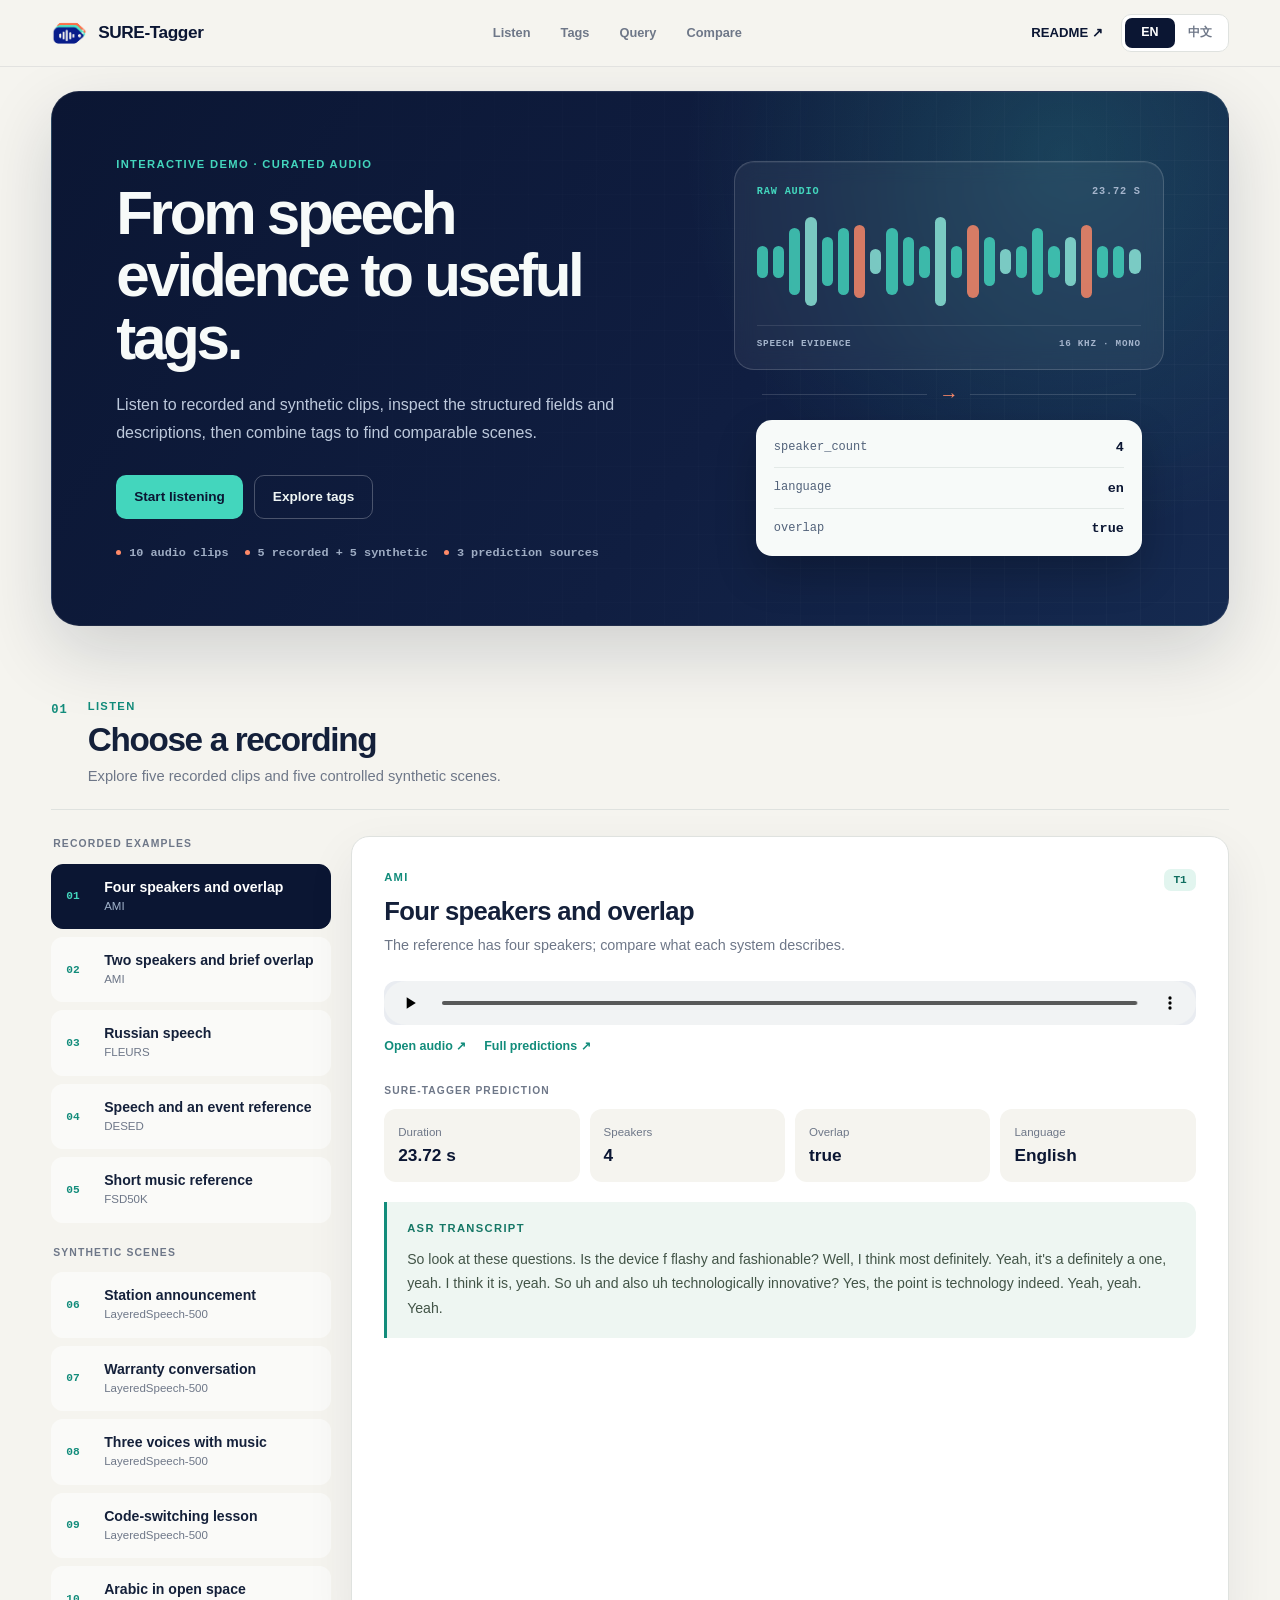
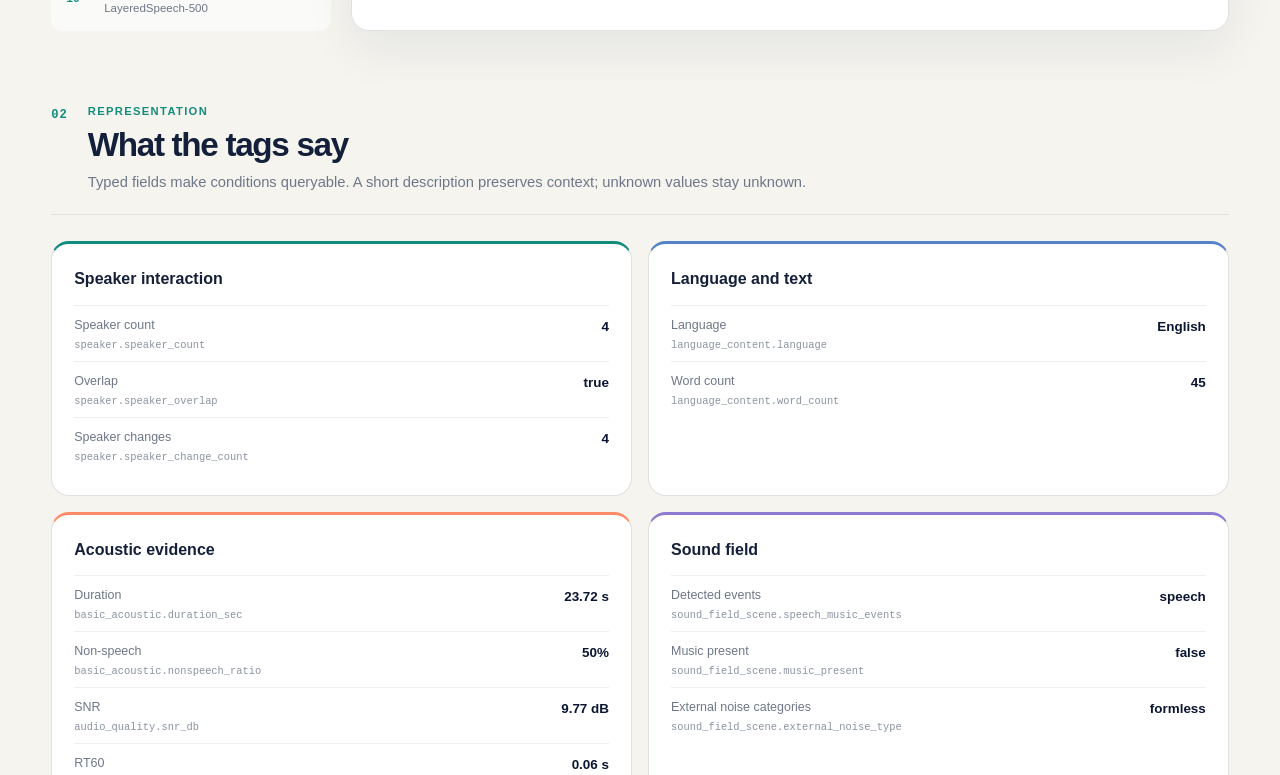
<file: index.html>
<!doctype html>
<html lang="en">
  <head>
    <meta charset="utf-8" />
    <meta name="viewport" content="width=device-width, initial-scale=1" />
    <meta http-equiv="refresh" content="0; url=./sure-tagger-main/demo/" />
    <title>SURE-Tagger · Interactive demo</title>
  </head>
  <body>
    <p><a href="./sure-tagger-main/demo/">Open the SURE-Tagger interactive demo</a></p>
  </body>
</html>
</file>
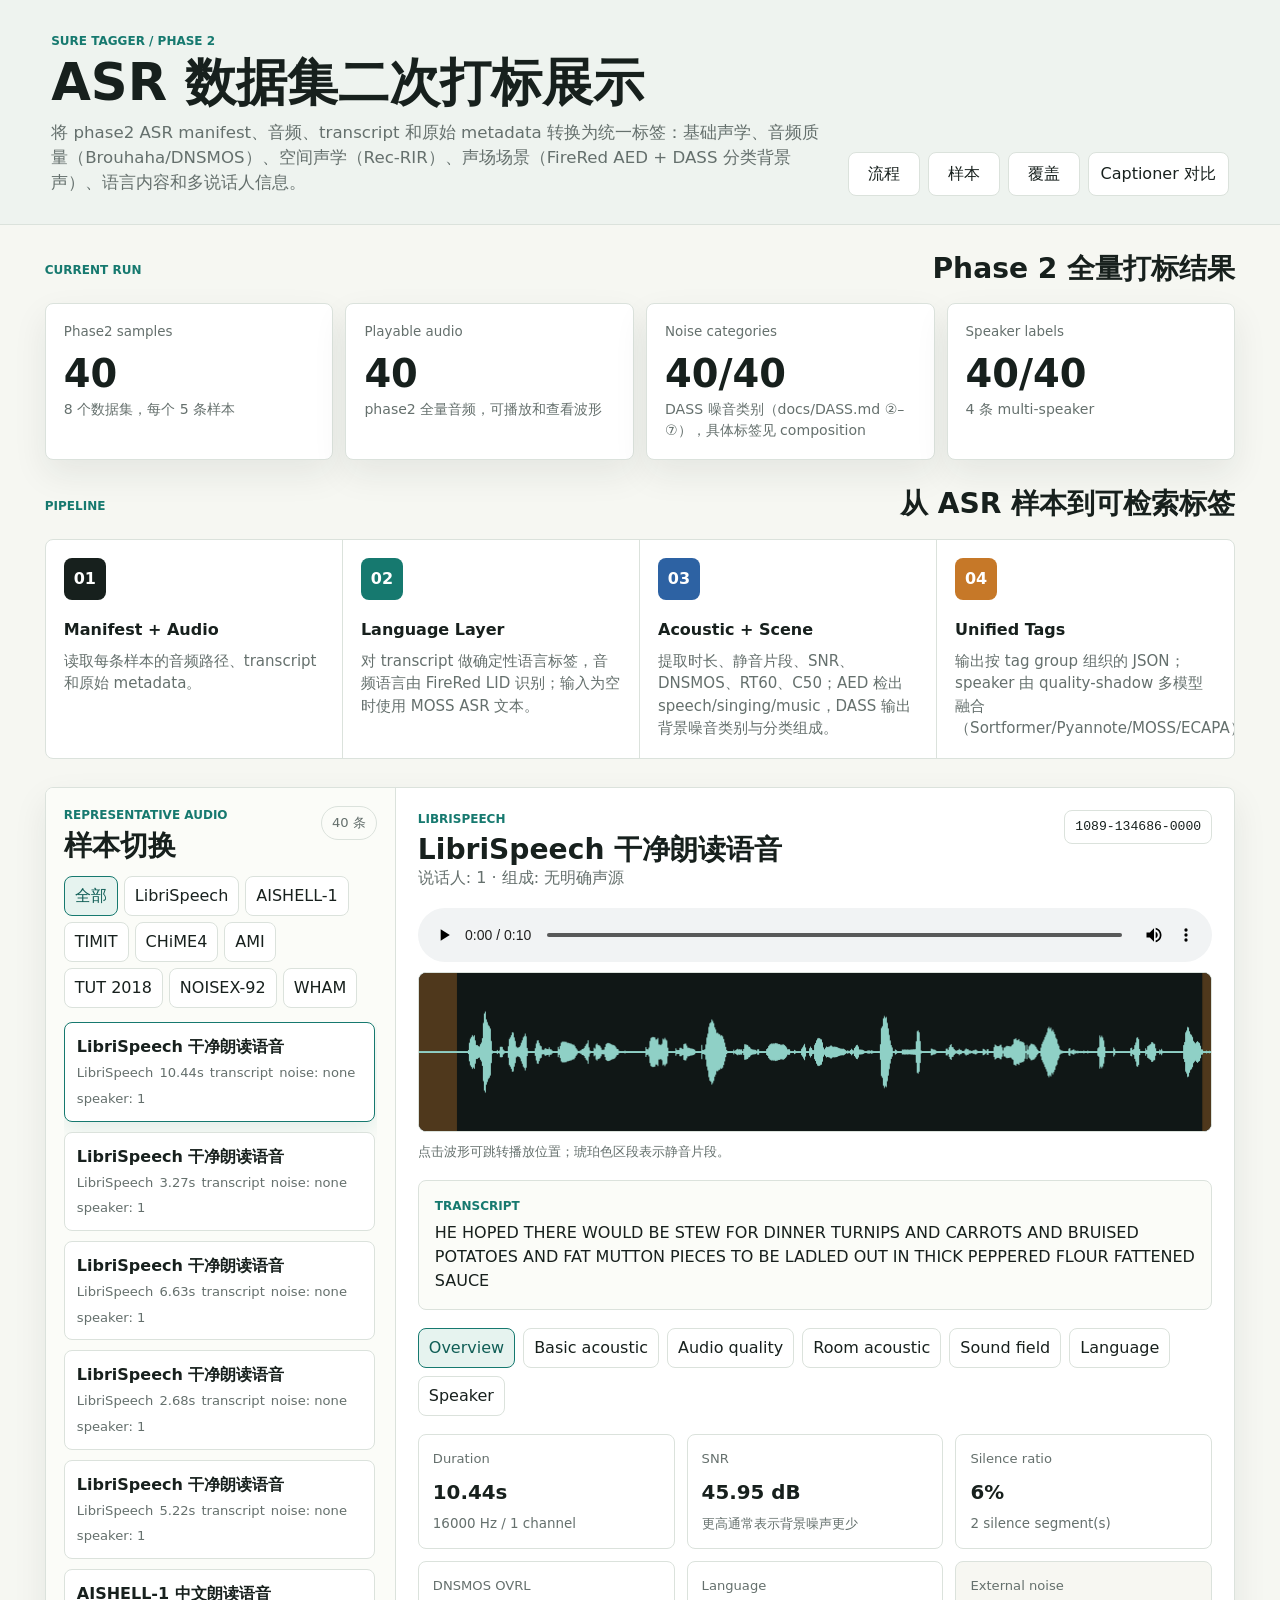
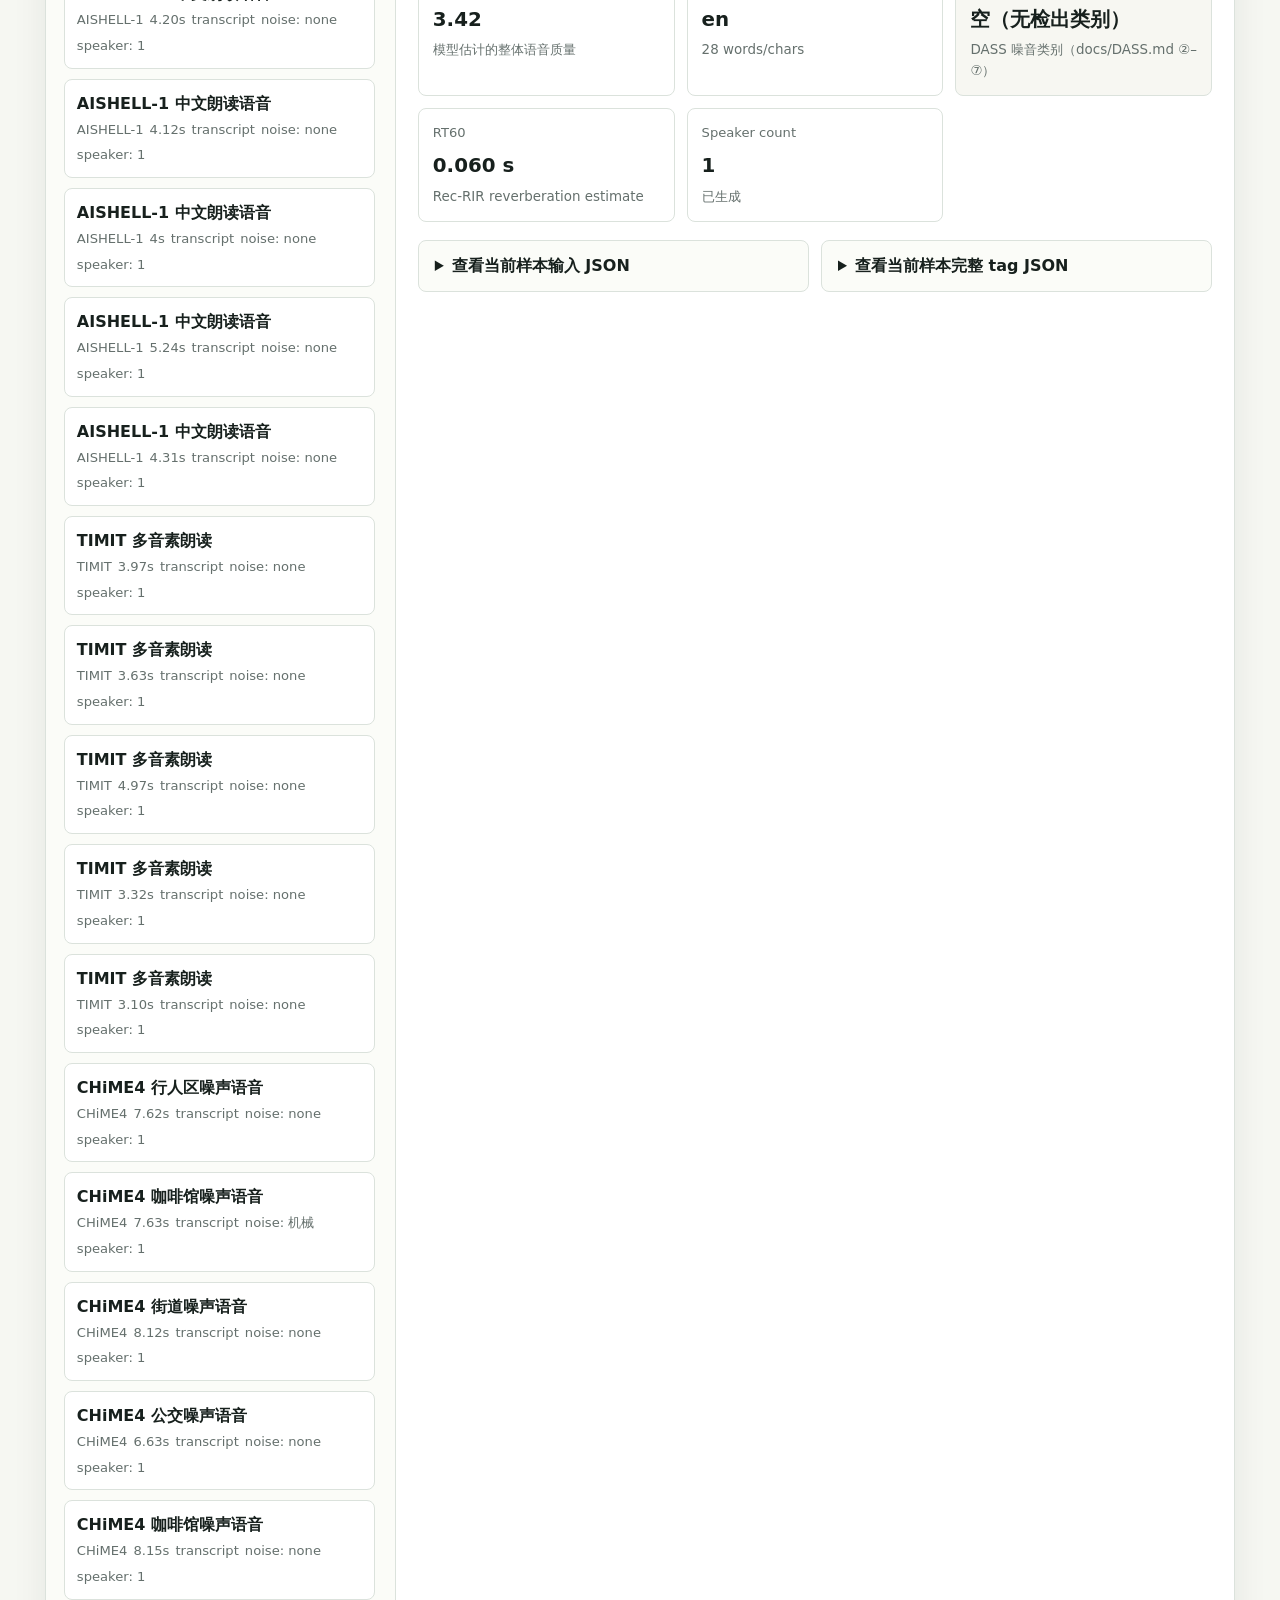
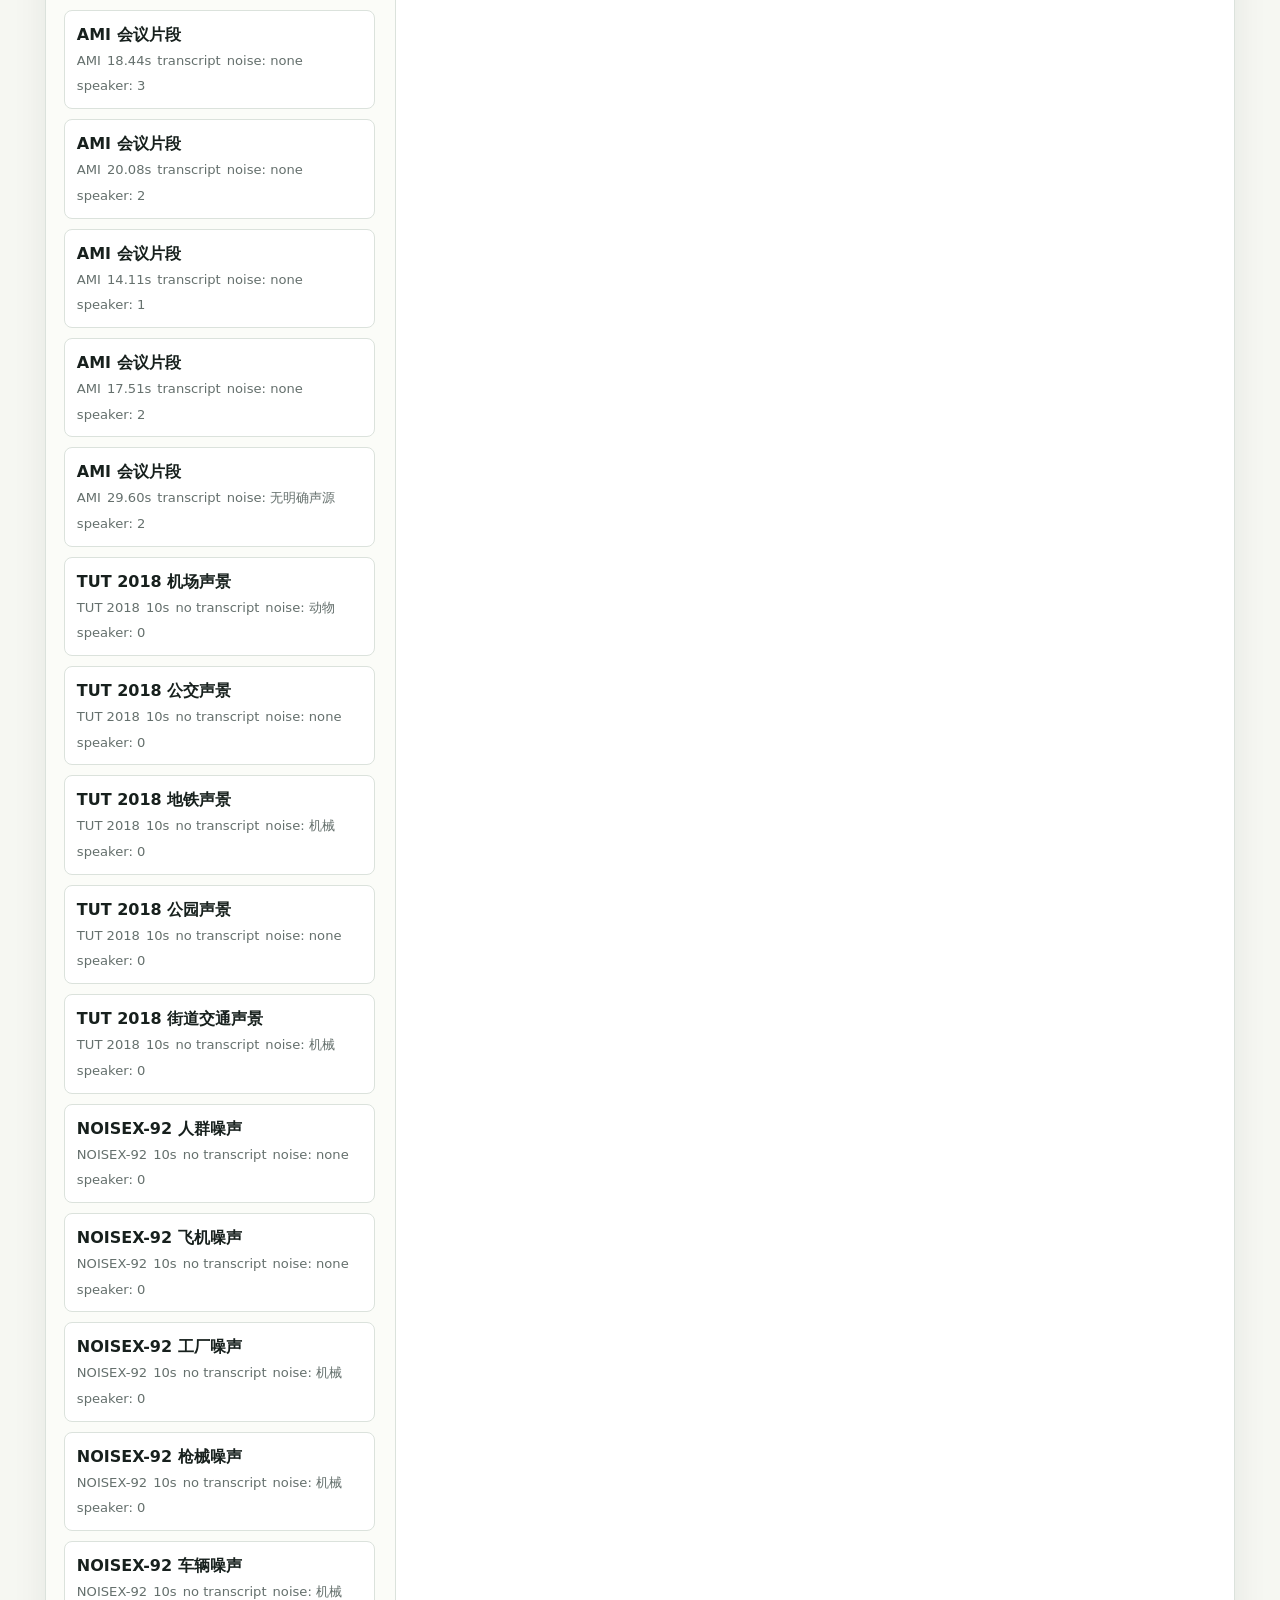
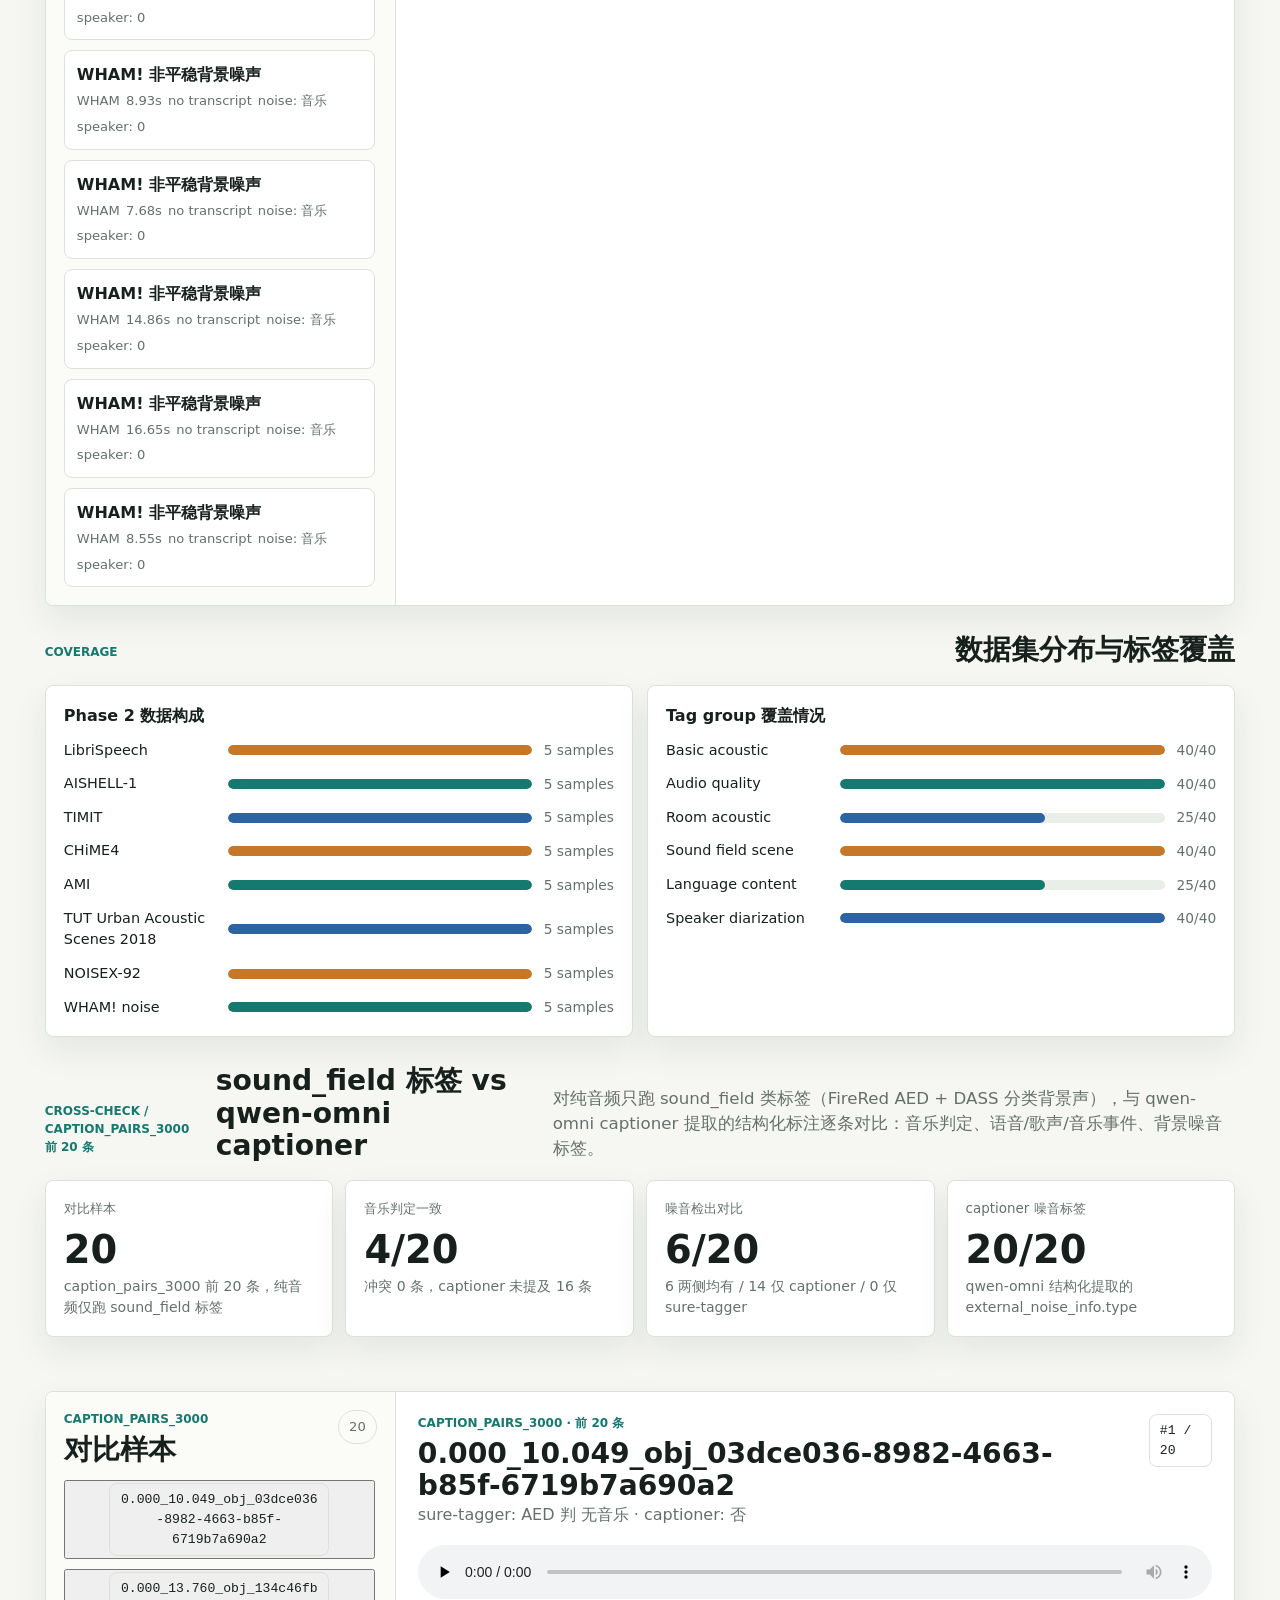
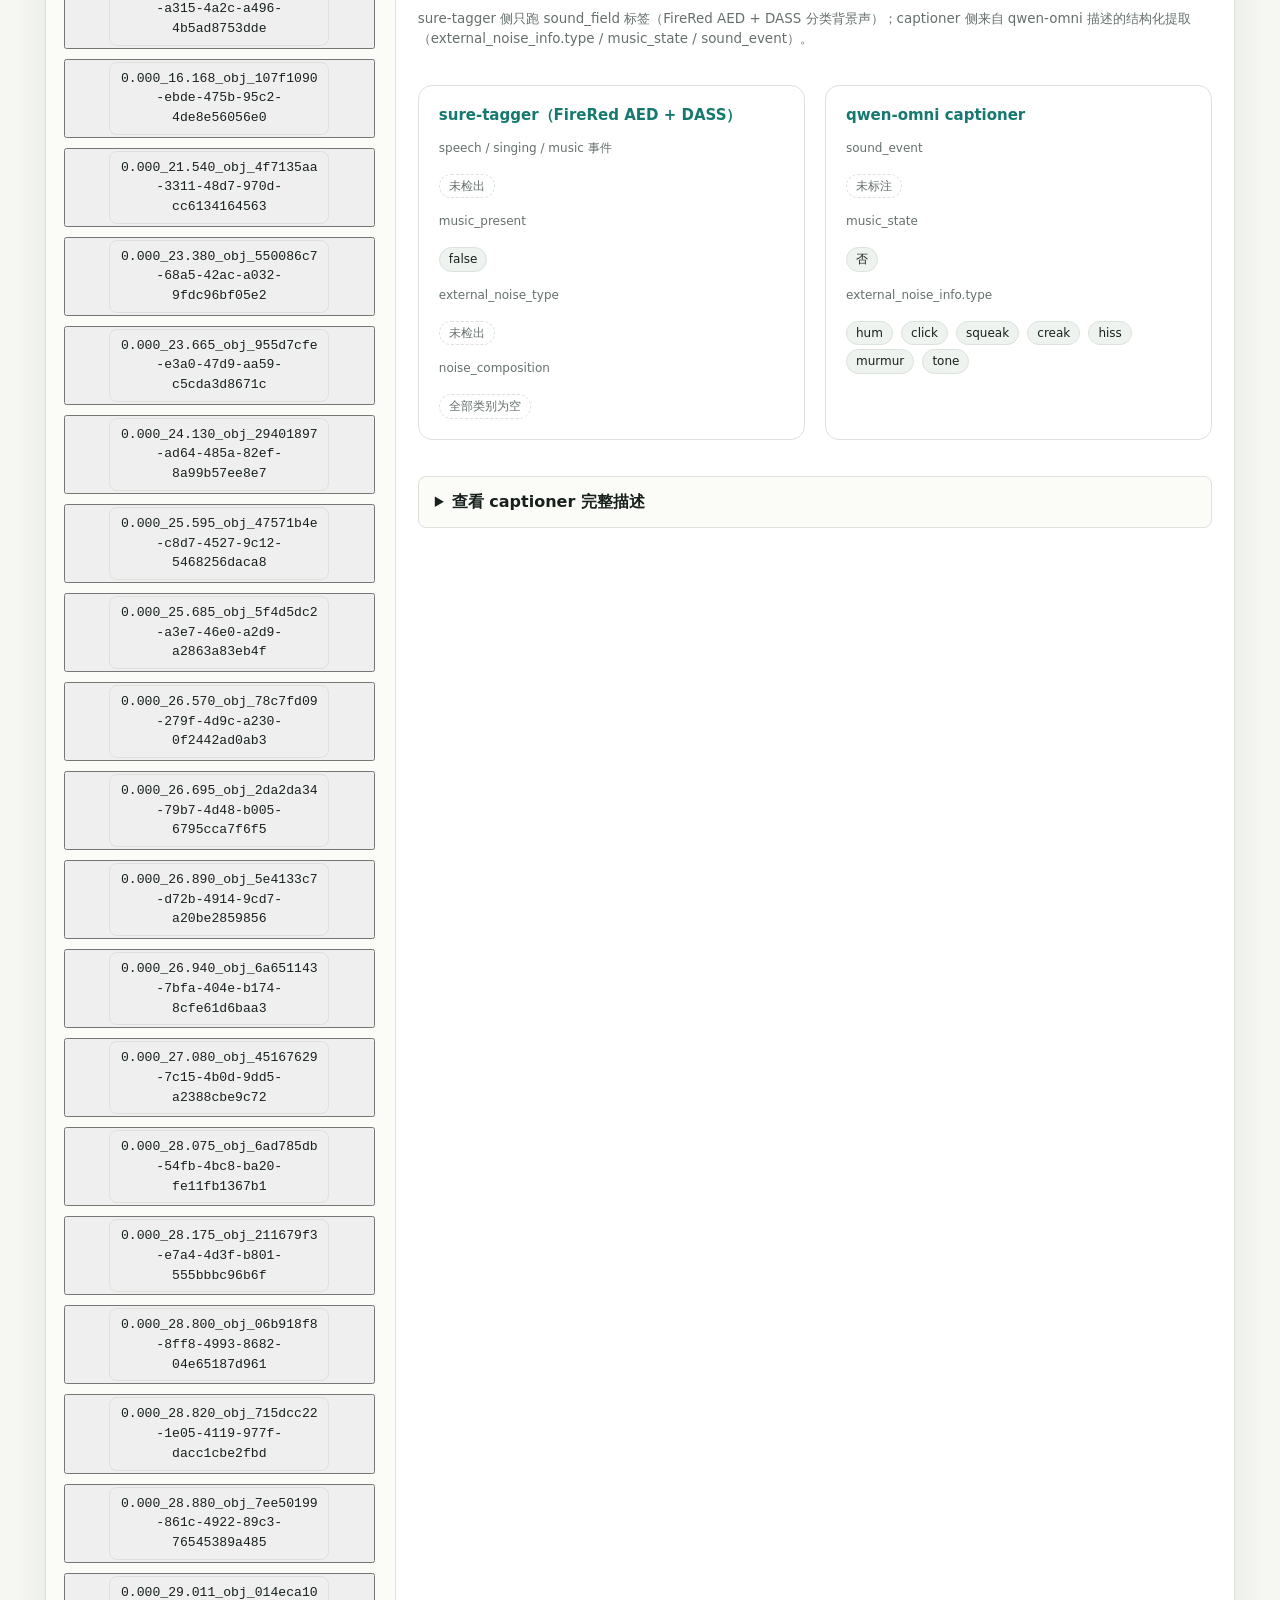
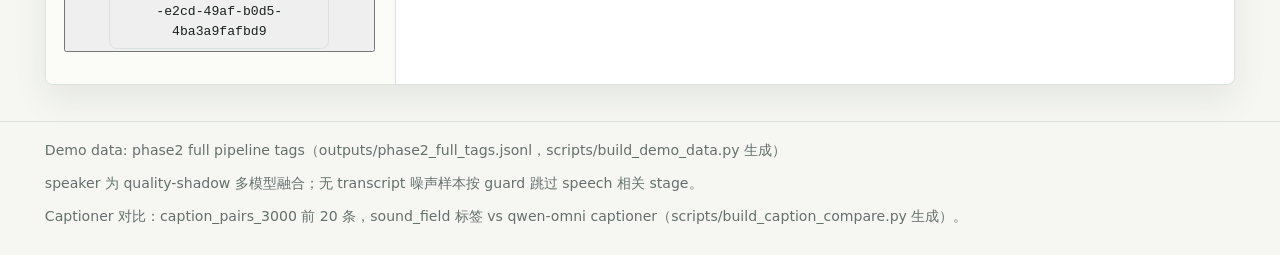
<file: demo/index.html>
<!doctype html>
<html lang="zh-CN">
  <head>
    <meta charset="utf-8" />
    <meta name="viewport" content="width=device-width, initial-scale=1" />
    <title>ASR 数据集二次打标 Demo</title>
    <link rel="stylesheet" href="styles.css" />
  </head>
  <body>
    <header class="topbar">
      <div>
        <p class="eyebrow">Sure Tagger / Phase 2</p>
        <h1>ASR 数据集二次打标展示</h1>
        <p class="lead">
          将 phase2 ASR manifest、音频、transcript 和原始 metadata 转换为统一标签：基础声学、音频质量（Brouhaha/DNSMOS）、空间声学（Rec-RIR）、声场场景（FireRed AED + DASS 分类背景声）、语言内容和多说话人信息。
        </p>
      </div>
      <nav class="topnav" aria-label="页面导航">
        <a href="#workflow">流程</a>
        <a href="#samples">样本</a>
        <a href="#coverage">覆盖</a>
        <a href="#caption-compare">Captioner 对比</a>
      </nav>
    </header>

    <main>
      <section class="summary-band" aria-labelledby="summary-title">
        <div class="section-heading">
          <p class="eyebrow">Current run</p>
          <h2 id="summary-title">Phase 2 全量打标结果</h2>
        </div>
        <div class="metric-grid" id="metricGrid"></div>
      </section>

      <section class="workflow-band" id="workflow" aria-labelledby="workflow-title">
        <div class="section-heading">
          <p class="eyebrow">Pipeline</p>
          <h2 id="workflow-title">从 ASR 样本到可检索标签</h2>
        </div>
        <div class="pipeline">
          <article class="pipeline-step">
            <span class="step-index">01</span>
            <h3>Manifest + Audio</h3>
            <p>读取每条样本的音频路径、transcript 和原始 metadata。</p>
          </article>
          <article class="pipeline-step">
            <span class="step-index">02</span>
            <h3>Language Layer</h3>
            <p>对 transcript 做确定性语言标签，音频语言由 FireRed LID 识别；输入为空时使用 MOSS ASR 文本。</p>
          </article>
          <article class="pipeline-step">
            <span class="step-index">03</span>
            <h3>Acoustic + Scene</h3>
            <p>提取时长、静音片段、SNR、DNSMOS、RT60、C50；AED 检出 speech/singing/music，DASS 输出背景噪音类别与分类组成。</p>
          </article>
          <article class="pipeline-step">
            <span class="step-index">04</span>
            <h3>Unified Tags</h3>
            <p>输出按 tag group 组织的 JSON；speaker 由 quality-shadow 多模型融合（Sortformer/Pyannote/MOSS/ECAPA）。</p>
          </article>
        </div>
      </section>

      <section class="workspace" id="samples" aria-labelledby="samples-title">
        <aside class="sample-rail">
          <div class="rail-heading">
            <div>
              <p class="eyebrow">Representative audio</p>
              <h2 id="samples-title">样本切换</h2>
            </div>
            <span class="count-pill" id="visibleCount"></span>
          </div>
          <div class="filter-row" id="filterRow" aria-label="按数据集筛选"></div>
          <div class="sample-list" id="sampleList"></div>
        </aside>

        <section class="sample-detail" aria-live="polite">
          <div class="detail-header">
            <div>
              <p class="eyebrow" id="activeDataset"></p>
              <h2 id="activeTitle"></h2>
              <p class="sample-note" id="activeNote"></p>
            </div>
            <div class="sample-id" id="activeSampleId"></div>
          </div>

          <div class="audio-stage">
            <audio id="audioPlayer" controls preload="metadata"></audio>
            <canvas id="waveform" height="160" aria-label="音频波形"></canvas>
            <div class="waveform-hint">点击波形可跳转播放位置；琥珀色区段表示静音片段。</div>
          </div>

          <div class="transcript-strip">
            <div>
              <p class="eyebrow">Transcript</p>
              <p class="transcript" id="transcriptText"></p>
            </div>
          </div>

          <div class="tag-toolbar" id="tagToolbar" role="tablist" aria-label="标签分组"></div>
          <div class="tag-grid" id="tagGrid"></div>

          <div class="json-panels">
            <details class="json-panel">
              <summary>查看当前样本输入 JSON</summary>
              <pre id="inputJson"></pre>
            </details>
            <details class="json-panel">
              <summary>查看当前样本完整 tag JSON</summary>
              <pre id="rawJson"></pre>
            </details>
          </div>
        </section>
      </section>

      <section class="coverage-band" id="coverage" aria-labelledby="coverage-title">
        <div class="section-heading">
          <p class="eyebrow">Coverage</p>
          <h2 id="coverage-title">数据集分布与标签覆盖</h2>
        </div>
        <div class="coverage-grid">
          <div class="coverage-panel">
            <h3>Phase 2 数据构成</h3>
            <div id="datasetBars"></div>
          </div>
          <div class="coverage-panel">
            <h3>Tag group 覆盖情况</h3>
            <div id="coverageBars"></div>
          </div>
        </div>
      </section>

      <section class="summary-band caption-band" id="caption-compare" aria-labelledby="caption-title">
        <div class="section-heading">
          <p class="eyebrow">Cross-check / caption_pairs_3000 前 20 条</p>
          <h2 id="caption-title">sound_field 标签 vs qwen-omni captioner</h2>
          <p class="lead">
            对纯音频只跑 sound_field 类标签（FireRed AED + DASS 分类背景声），与 qwen-omni captioner 提取的结构化标注逐条对比：音乐判定、语音/歌声/音乐事件、背景噪音标签。
          </p>
        </div>
        <div class="metric-grid" id="captionMetrics"></div>
      </section>

      <section class="workspace" id="caption-workspace" aria-labelledby="caption-samples-title">
        <aside class="sample-rail">
          <div class="rail-heading">
            <div>
              <p class="eyebrow">caption_pairs_3000</p>
              <h2 id="caption-samples-title">对比样本</h2>
            </div>
            <span class="count-pill" id="captionCount"></span>
          </div>
          <div class="sample-list" id="captionList"></div>
        </aside>

        <section class="sample-detail" aria-live="polite">
          <div class="detail-header">
            <div>
              <p class="eyebrow">caption_pairs_3000 · 前 20 条</p>
              <h2 id="captionSampleTitle"></h2>
              <p class="sample-note" id="captionSampleNote"></p>
            </div>
            <div class="sample-id" id="captionSampleId"></div>
          </div>

          <div class="audio-stage">
            <audio id="captionAudio" controls preload="none"></audio>
            <div class="waveform-hint">
              sure-tagger 侧只跑 sound_field 标签（FireRed AED + DASS 分类背景声）；captioner 侧来自 qwen-omni 描述的结构化提取（external_noise_info.type / music_state / sound_event）。
            </div>
          </div>

          <div class="caption-compare-grid" id="captionCompareGrid"></div>

          <details class="json-panel">
            <summary>查看 captioner 完整描述</summary>
            <div class="caption-text" id="captionText"></div>
          </details>
        </section>
      </section>
    </main>

    <footer class="footer">
      <span>Demo data: phase2 full pipeline tags（outputs/phase2_full_tags.jsonl，scripts/build_demo_data.py 生成）</span>
      <span>speaker 为 quality-shadow 多模型融合；无 transcript 噪声样本按 guard 跳过 speech 相关 stage。</span>
      <span>Captioner 对比：caption_pairs_3000 前 20 条，sound_field 标签 vs qwen-omni captioner（scripts/build_caption_compare.py 生成）。</span>
    </footer>

    <script src="data.js"></script>
    <script src="caption_compare.js"></script>
    <script src="app.js"></script>
  </body>
</html>
</file>
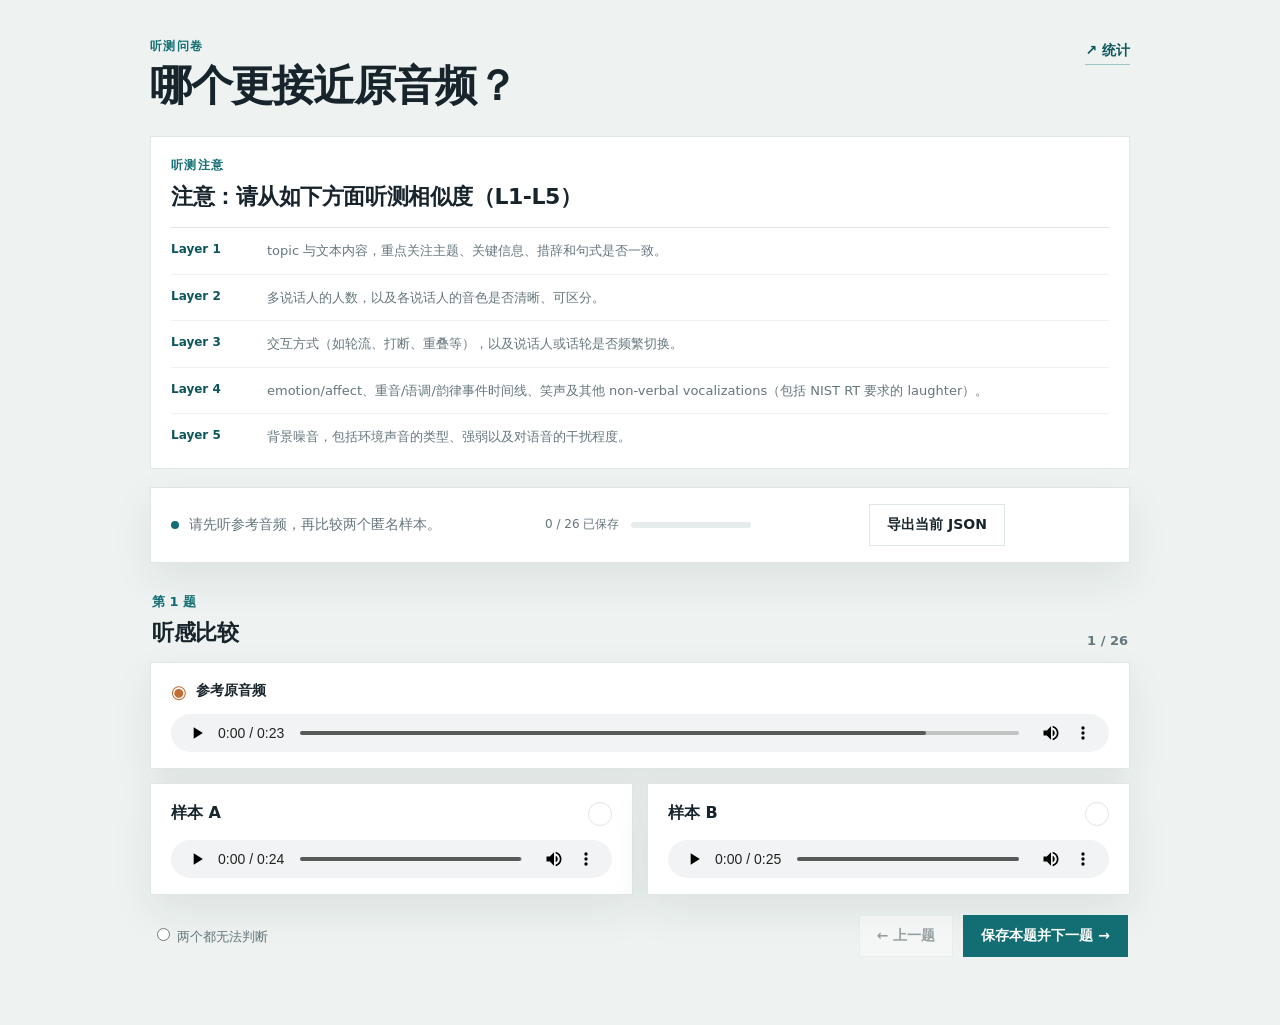
<file: survey_v1/index.html>
<!doctype html>
<html lang="zh-CN">
<head>
  <meta charset="utf-8">
  <meta name="viewport" content="width=device-width, initial-scale=1">
  <title>语音还原度听测</title>
  <link rel="stylesheet" href="./styles.css">
</head>
<body>
  <main class="shell" id="surveyApp">
    <header class="topbar">
      <div>
        <p class="eyebrow">听测问卷</p>
        <h1>哪个更接近原音频？</h1>
      </div>
      <a class="icon-link" href="./stats.html" aria-label="打开统计页面" title="统计">
        <span aria-hidden="true">↗</span> 统计
      </a>
    </header>

    <section class="listening-guide" aria-labelledby="listeningGuideTitle">
      <div class="guide-heading">
        <p class="eyebrow">听测注意</p>
        <h2 id="listeningGuideTitle">注意：请从如下方面听测相似度（L1-L5）</h2>
      </div>
      <ol class="layer-list">
        <li><strong>Layer 1</strong><span>topic 与文本内容，重点关注主题、关键信息、措辞和句式是否一致。</span></li>
        <li><strong>Layer 2</strong><span>多说话人的人数，以及各说话人的音色是否清晰、可区分。</span></li>
        <li><strong>Layer 3</strong><span>交互方式（如轮流、打断、重叠等），以及说话人或话轮是否频繁切换。</span></li>
        <li><strong>Layer 4</strong><span>emotion/affect、重音/语调/韵律事件时间线、笑声及其他 non-verbal vocalizations（包括 NIST RT 要求的 laughter）。</span></li>
        <li><strong>Layer 5</strong><span>背景噪音，包括环境声音的类型、强弱以及对语音的干扰程度。</span></li>
      </ol>
    </section>

    <section class="intro" aria-label="问卷状态">
      <div class="intro-copy">
        <span class="status-dot"></span>
        <span>请先听参考音频，再比较两个匿名样本。</span>
      </div>
      <div class="progress-wrap">
        <span id="progressText">正在加载…</span>
        <div class="progress-track"><div id="progressBar"></div></div>
      </div>
      <button class="button secondary compact-button" id="exportProgressButton" type="button">导出当前 JSON</button>
      <span id="exportProgressStatus" class="export-status" role="status" aria-live="polite"></span>
    </section>

    <section id="loading" class="state-panel">正在准备本地听测记录…</section>
    <section id="survey" hidden>
      <div class="question-head">
        <div>
          <span class="question-kicker" id="questionKicker">第 1 题</span>
          <h2>听感比较</h2>
        </div>
        <span class="sample-counter" id="sampleCounter">1 / 26</span>
      </div>

      <div class="reference-panel">
        <div class="panel-label"><span class="wave-icon" aria-hidden="true">◉</span>参考原音频</div>
        <audio id="referenceAudio" controls preload="none"></audio>
      </div>

      <div class="candidate-grid">
        <label class="candidate-card" id="optionACard">
          <input type="radio" name="choice" value="A">
          <div class="candidate-top"><span class="candidate-label">样本 A</span><span class="checkmark">✓</span></div>
          <audio id="audioA" controls preload="none"></audio>
        </label>
        <label class="candidate-card" id="optionBCard">
          <input type="radio" name="choice" value="B">
          <div class="candidate-top"><span class="candidate-label">样本 B</span><span class="checkmark">✓</span></div>
          <audio id="audioB" controls preload="none"></audio>
        </label>
      </div>

      <div class="decision-row">
        <label class="unsure-option"><input type="radio" name="choice" value="unsure"> 两个都无法判断</label>
        <div class="nav-actions">
          <button class="button secondary" id="prevButton" type="button">← 上一题</button>
          <button class="button primary" id="nextButton" type="button">提交本题并下一题 →</button>
        </div>
      </div>
    </section>

    <section id="complete" class="complete-panel" hidden>
      <div class="complete-mark">✓</div>
      <p class="eyebrow">提交完成</p>
      <h2>感谢你的听测</h2>
      <p id="completeText">结果只保存在当前浏览器中。</p>
      <div class="complete-actions">
        <button class="button primary" id="exportButton" type="button">下载结果 JSON</button>
        <button class="button secondary" id="copyButton" type="button">复制结果</button>
        <a class="button secondary" href="./stats.html">查看本地统计 →</a>
        <button class="button secondary" id="newSurveyButton" type="button">再做一份</button>
      </div>
      <p id="exportStatus" class="export-status" role="status" aria-live="polite"></p>
    </section>
    <p id="errorMessage" class="error-message" hidden></p>
  </main>
  <script src="./data.js" defer></script>
  <script src="./app.js" defer></script>
</body>
</html>
</file>
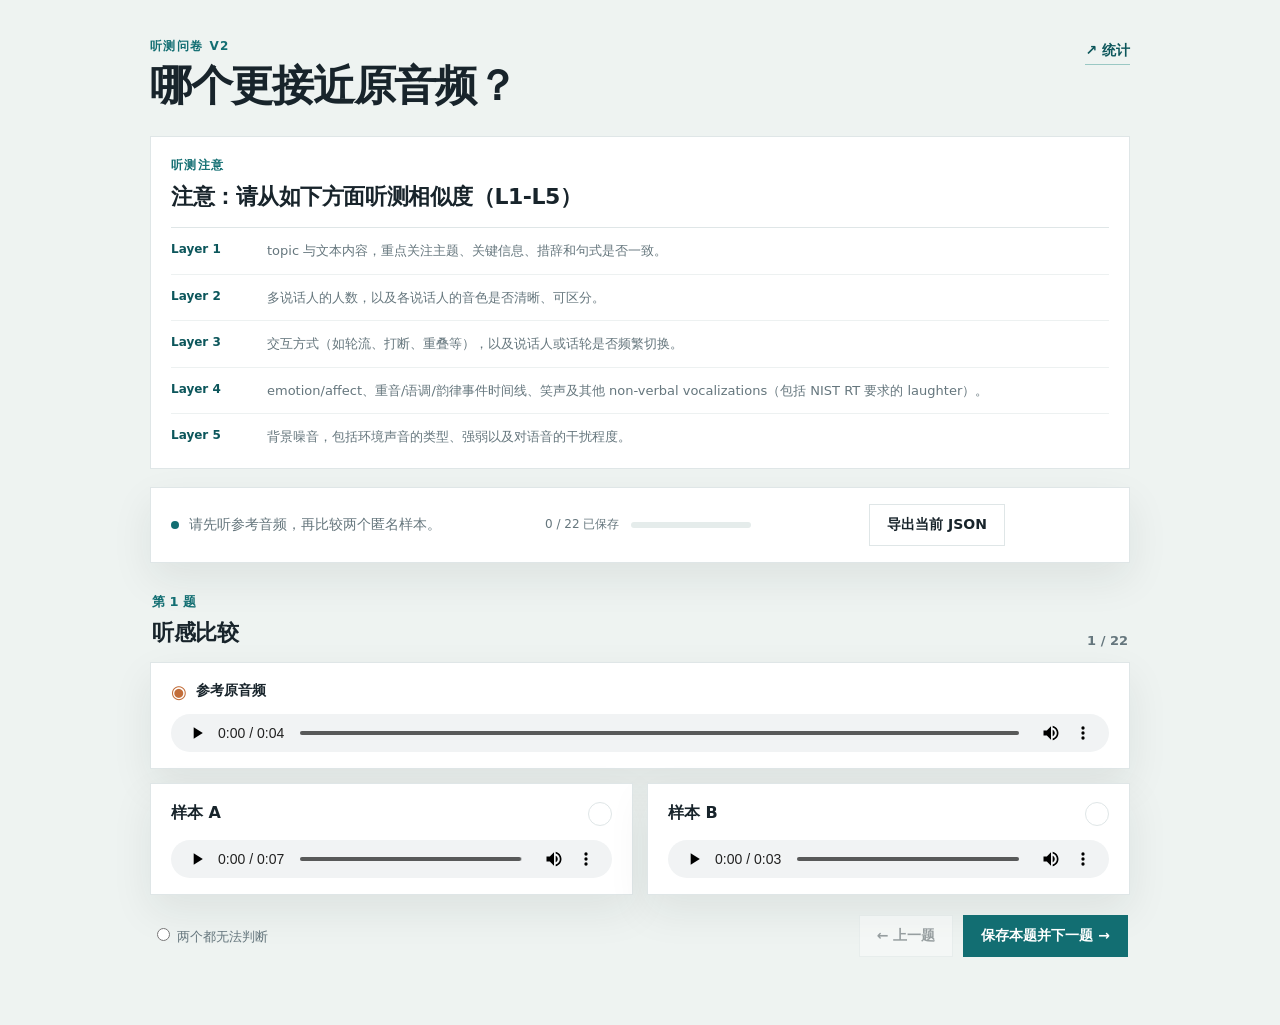
<file: survey_v2/index.html>
<!doctype html>
<html lang="zh-CN">
<head>
  <meta charset="utf-8">
  <meta name="viewport" content="width=device-width, initial-scale=1">
  <title>语音还原度听测 V2</title>
  <link rel="stylesheet" href="./styles.css">
</head>
<body>
  <main class="shell" id="surveyApp">
    <header class="topbar">
      <div>
        <p class="eyebrow">听测问卷 V2</p>
        <h1>哪个更接近原音频？</h1>
      </div>
      <a class="icon-link" href="./stats.html" aria-label="打开统计页面" title="统计">
        <span aria-hidden="true">↗</span> 统计
      </a>
    </header>

    <section class="listening-guide" aria-labelledby="listeningGuideTitle">
      <div class="guide-heading">
        <p class="eyebrow">听测注意</p>
        <h2 id="listeningGuideTitle">注意：请从如下方面听测相似度（L1-L5）</h2>
      </div>
      <ol class="layer-list">
        <li><strong>Layer 1</strong><span>topic 与文本内容，重点关注主题、关键信息、措辞和句式是否一致。</span></li>
        <li><strong>Layer 2</strong><span>多说话人的人数，以及各说话人的音色是否清晰、可区分。</span></li>
        <li><strong>Layer 3</strong><span>交互方式（如轮流、打断、重叠等），以及说话人或话轮是否频繁切换。</span></li>
        <li><strong>Layer 4</strong><span>emotion/affect、重音/语调/韵律事件时间线、笑声及其他 non-verbal vocalizations（包括 NIST RT 要求的 laughter）。</span></li>
        <li><strong>Layer 5</strong><span>背景噪音，包括环境声音的类型、强弱以及对语音的干扰程度。</span></li>
      </ol>
    </section>

    <section class="intro" aria-label="问卷状态">
      <div class="intro-copy">
        <span class="status-dot"></span>
        <span>请先听参考音频，再比较两个匿名样本。</span>
      </div>
      <div class="progress-wrap">
        <span id="progressText">正在加载…</span>
        <div class="progress-track"><div id="progressBar"></div></div>
      </div>
      <button class="button secondary compact-button" id="exportProgressButton" type="button">导出当前 JSON</button>
      <span id="exportProgressStatus" class="export-status" role="status" aria-live="polite"></span>
    </section>

    <section id="loading" class="state-panel">正在准备 V2 本地听测记录…</section>
    <section id="survey" hidden>
      <div class="question-head">
        <div>
          <span class="question-kicker" id="questionKicker">第 1 题</span>
          <h2>听感比较</h2>
        </div>
        <span class="sample-counter" id="sampleCounter">1 / 22</span>
      </div>

      <div class="reference-panel">
        <div class="panel-label"><span class="wave-icon" aria-hidden="true">◉</span>参考原音频</div>
        <audio id="referenceAudio" controls preload="none"></audio>
      </div>

      <div class="candidate-grid">
        <label class="candidate-card" id="optionACard">
          <input type="radio" name="choice" value="A">
          <div class="candidate-top"><span class="candidate-label">样本 A</span><span class="checkmark">✓</span></div>
          <audio id="audioA" controls preload="none"></audio>
        </label>
        <label class="candidate-card" id="optionBCard">
          <input type="radio" name="choice" value="B">
          <div class="candidate-top"><span class="candidate-label">样本 B</span><span class="checkmark">✓</span></div>
          <audio id="audioB" controls preload="none"></audio>
        </label>
      </div>

      <div class="decision-row">
        <label class="unsure-option"><input type="radio" name="choice" value="unsure"> 两个都无法判断</label>
        <div class="nav-actions">
          <button class="button secondary" id="prevButton" type="button">← 上一题</button>
          <button class="button primary" id="nextButton" type="button">提交本题并下一题 →</button>
        </div>
      </div>
    </section>

    <section id="complete" class="complete-panel" hidden>
      <div class="complete-mark">✓</div>
      <p class="eyebrow">提交完成</p>
      <h2>感谢你的听测</h2>
      <p id="completeText">结果只保存在当前浏览器中。</p>
      <div class="complete-actions">
        <button class="button primary" id="exportButton" type="button">下载结果 JSON</button>
        <button class="button secondary" id="copyButton" type="button">复制结果</button>
        <a class="button secondary" href="./stats.html">查看本地统计 →</a>
        <button class="button secondary" id="newSurveyButton" type="button">再做一份</button>
      </div>
      <p id="exportStatus" class="export-status" role="status" aria-live="polite"></p>
    </section>
    <p id="errorMessage" class="error-message" hidden></p>
  </main>
  <script src="./data.js" defer></script>
  <script src="./app.js" defer></script>
</body>
</html>
</file>
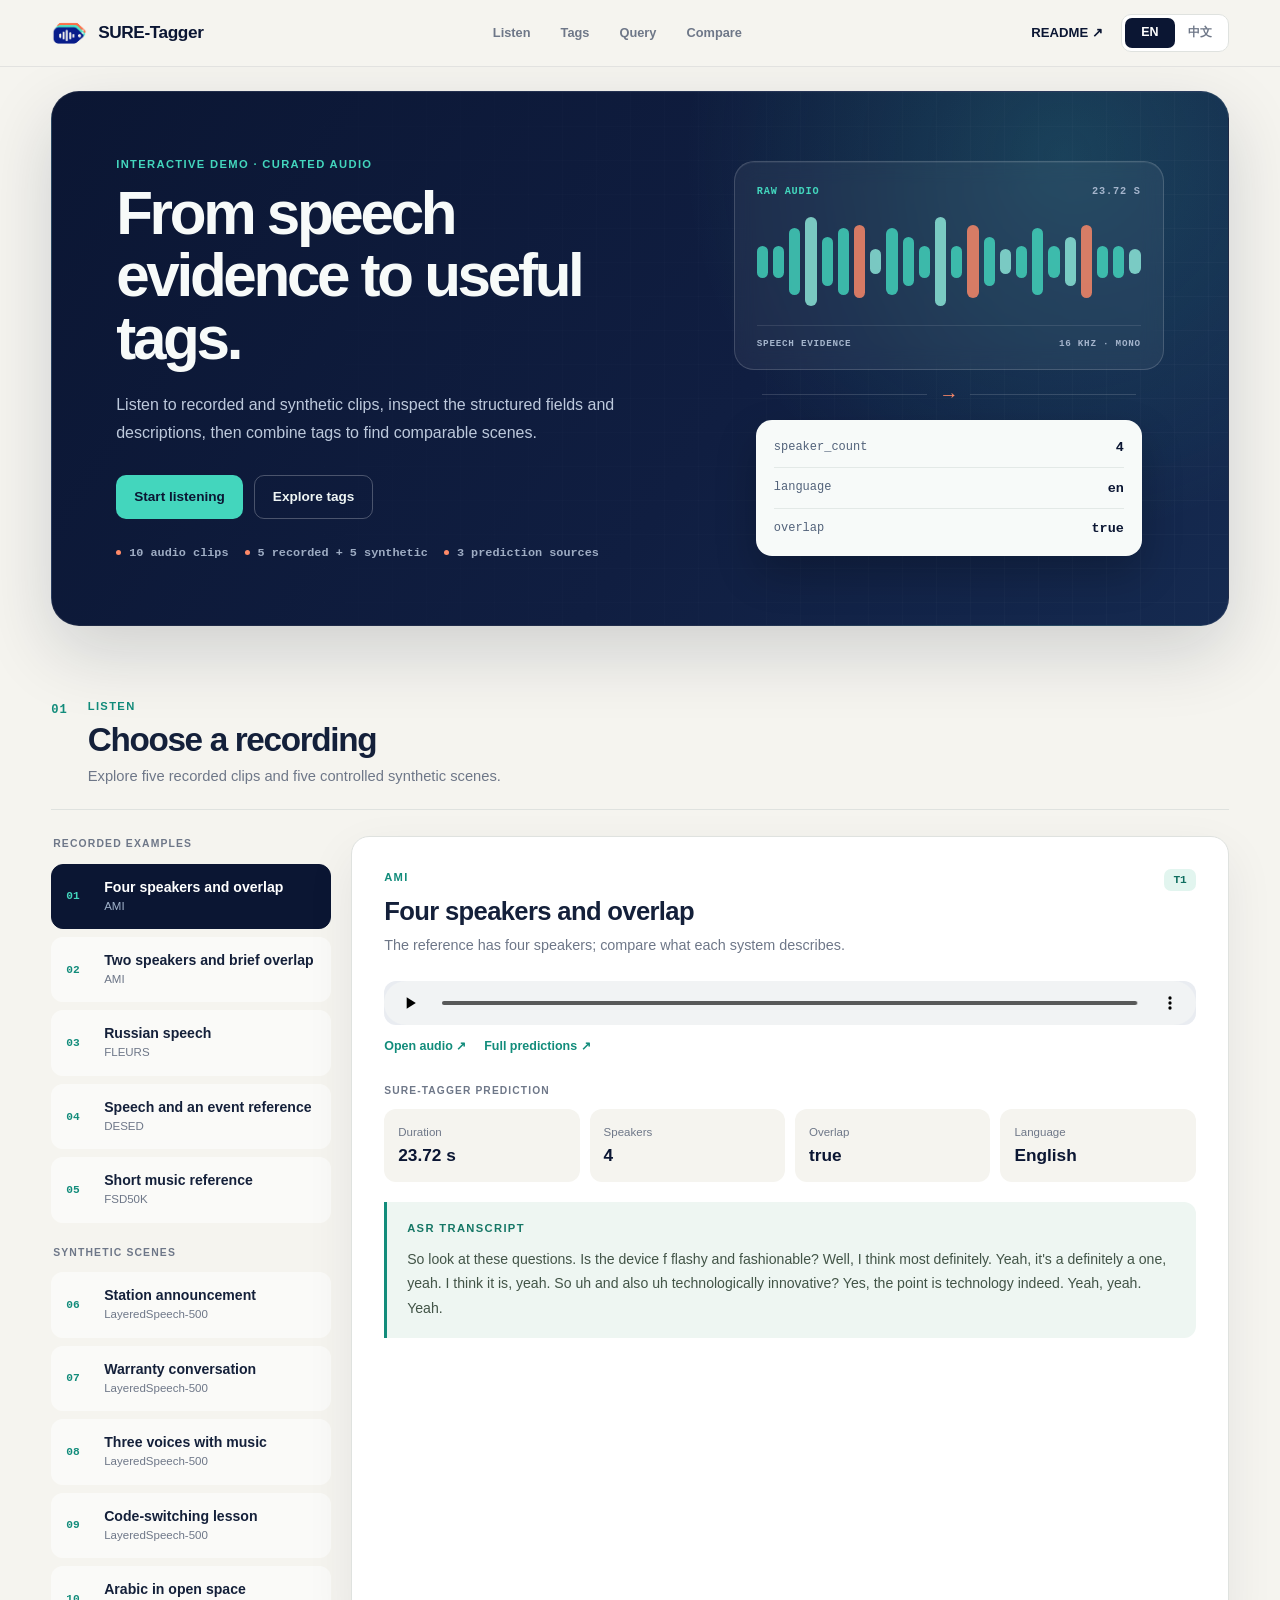
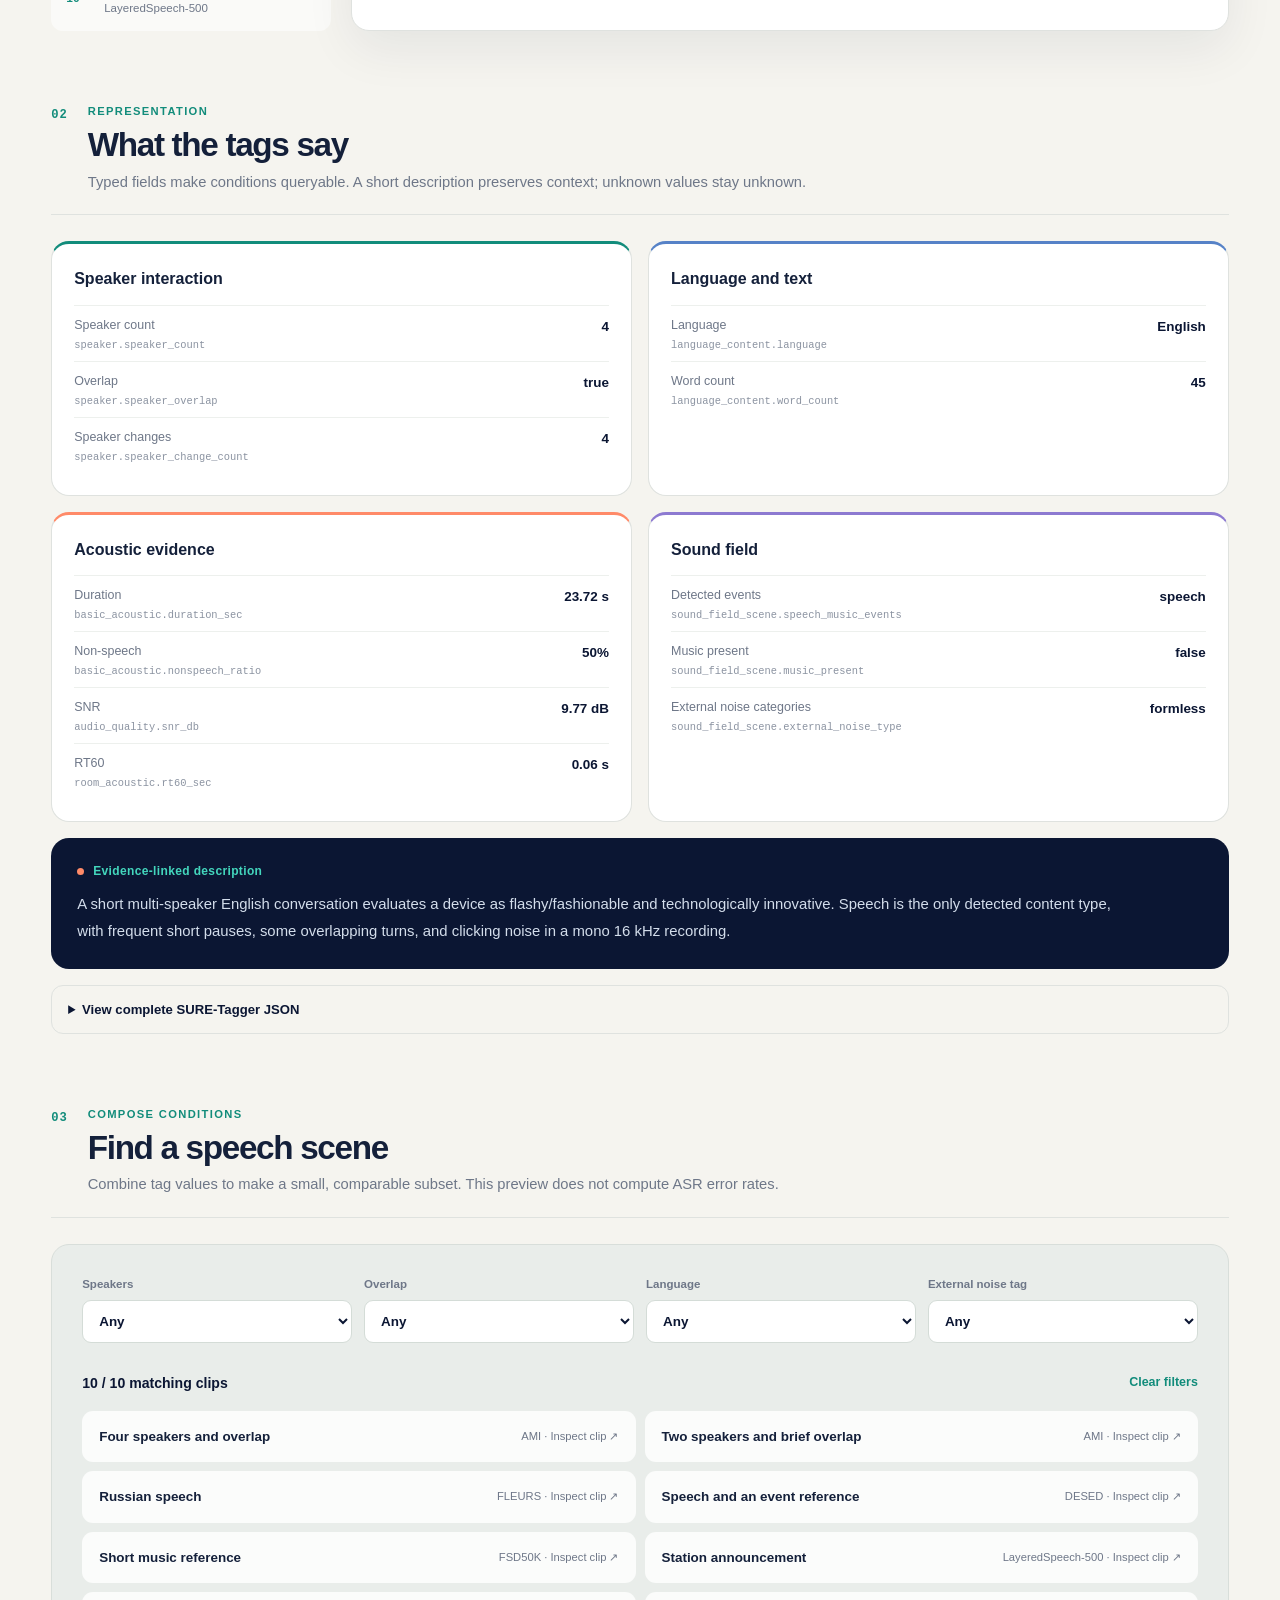
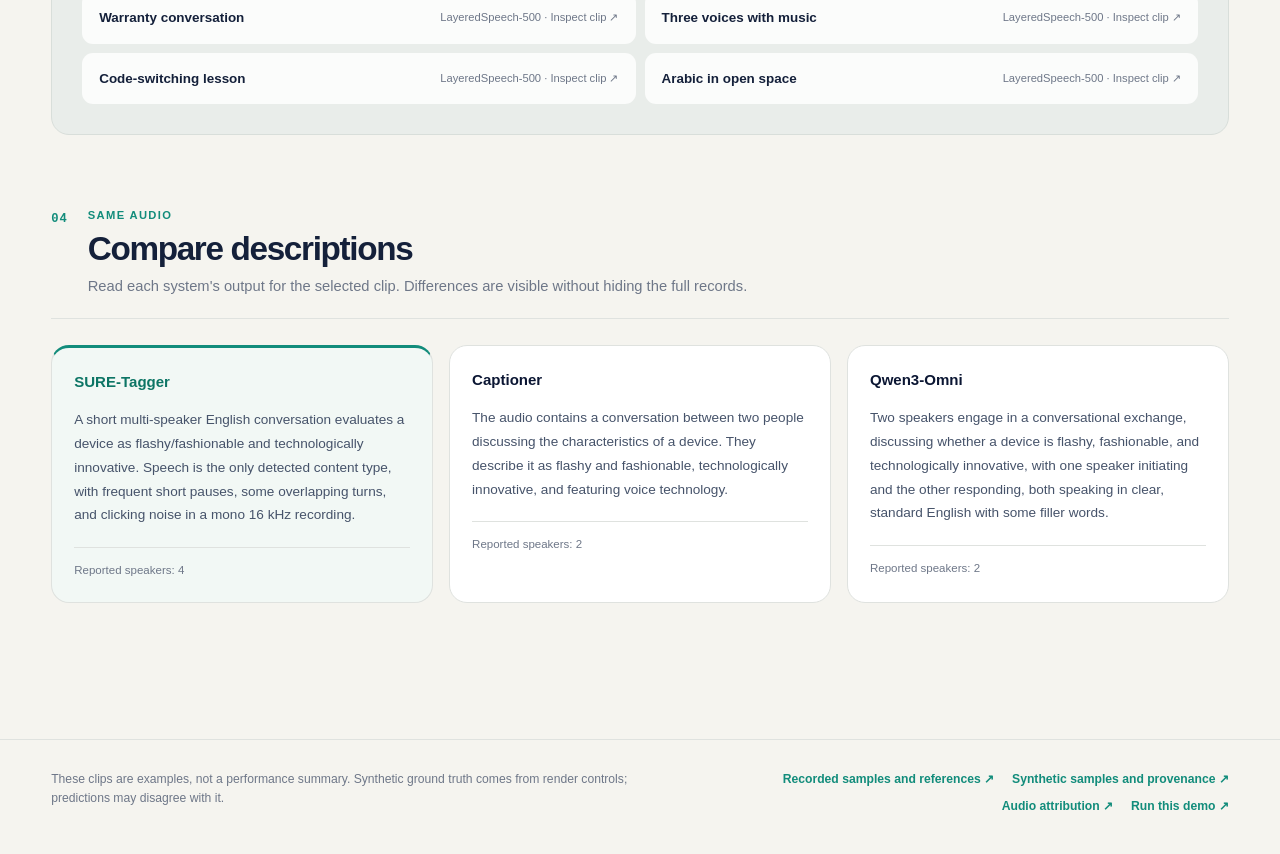
<file: sure-tagger-main/demo/index.html>
<!doctype html>
<html lang="en">
  <head>
    <meta charset="utf-8" />
    <meta name="viewport" content="width=device-width, initial-scale=1" />
    <meta name="theme-color" content="#0b1633" />
    <title>SURE-Tagger · Interactive demo</title>
    <link rel="icon" href="../../assets/readme/three-layer-audio-metadata-tag.png" />
    <link rel="stylesheet" href="styles.css?v=acoustic-lab-1" />
  </head>
  <body>
    <div class="page-shell">
      <header class="site-header">
        <a class="brand" href="https://github.com/PigeonDan1/sure-tagger/blob/docs/bilingual-readme/README.md" aria-label="SURE-Tagger README">
          <img src="../../assets/readme/three-layer-audio-metadata-tag.png" alt="" />
          <span>SURE-Tagger</span>
        </a>
        <nav class="chapter-nav" aria-label="Demo sections">
          <a href="#listen" data-i18n="navListen">Listen</a>
          <a href="#tags" data-i18n="navTags">Tags</a>
          <a href="#query" data-i18n="navQuery">Query</a>
          <a href="#compare" data-i18n="navCompare">Compare</a>
        </nav>
        <div class="header-actions">
          <a class="readme-link" href="https://github.com/PigeonDan1/sure-tagger/blob/docs/bilingual-readme/README.md" id="readmeLink">README ↗</a>
          <div class="language-switch" role="group" aria-label="Language">
            <button type="button" data-language="en" aria-pressed="true">EN</button>
            <button type="button" data-language="zh" aria-pressed="false">中文</button>
          </div>
        </div>
      </header>

      <main>
        <section class="hero" aria-labelledby="heroTitle">
          <div class="hero-copy">
            <p class="eyebrow" data-i18n="heroEyebrow">Interactive demo · curated audio</p>
            <h1 id="heroTitle" data-i18n="heroTitle">From speech evidence to useful tags.</h1>
            <p class="hero-lead" data-i18n="heroLead">Listen to recorded and synthetic clips, inspect the structured fields and descriptions, then combine tags to find comparable scenes.</p>
            <div class="hero-actions">
              <a class="primary-action" href="#listen" data-i18n="heroAction">Start listening</a>
              <a class="secondary-action" href="#tags" data-i18n="heroSecondary">Explore tags</a>
            </div>
            <div class="hero-pills" aria-label="Demo scope">
              <span data-i18n="heroPillOne">10 audio clips</span>
              <span data-i18n="heroPillTwo">5 recorded + 5 synthetic</span>
              <span data-i18n="heroPillThree">3 prediction sources</span>
            </div>
          </div>
          <div class="hero-visual" aria-hidden="true">
            <div class="signal-panel">
              <div class="signal-topline"><span>RAW AUDIO</span><span>23.72 S</span></div>
              <div class="signal-wave">
                <span></span><span></span><span></span><span></span><span></span><span></span>
                <span></span><span></span><span></span><span></span><span></span><span></span>
                <span></span><span></span><span></span><span></span><span></span><span></span>
                <span></span><span></span><span></span><span></span><span></span><span></span>
              </div>
              <div class="signal-footer"><span>SPEECH EVIDENCE</span><span>16 KHZ · MONO</span></div>
            </div>
            <div class="transform-line"><span></span><b>→</b><span></span></div>
            <div class="tag-stack">
              <div><code>speaker_count</code><strong>4</strong></div>
              <div><code>language</code><strong>en</strong></div>
              <div><code>overlap</code><strong>true</strong></div>
            </div>
          </div>
        </section>

        <section class="section" id="listen" aria-labelledby="listenTitle">
          <div class="section-title">
            <span class="section-number">01</span>
            <div>
              <p class="eyebrow" data-i18n="listenEyebrow">Listen</p>
              <h2 id="listenTitle" data-i18n="listenTitle">Choose a recording</h2>
              <p data-i18n="listenLead">Explore five recorded clips and five controlled synthetic scenes.</p>
            </div>
          </div>
          <div class="explorer">
            <div class="sample-rail" id="sampleList" aria-label="Audio samples"></div>
            <article class="player-panel">
              <div class="player-heading">
                <div>
                  <p class="eyebrow" id="activeDataset"></p>
                  <h3 id="activeTitle"></h3>
                  <p class="sample-focus" id="activeFocus"></p>
                </div>
                <span class="track-badge" id="activeTrack"></span>
              </div>
              <audio id="audioPlayer" controls preload="metadata"></audio>
              <div class="player-links">
                <a id="audioLink" target="_blank" rel="noopener" data-i18n="openAudio">Open audio ↗</a>
                <a id="predictionsLink" target="_blank" rel="noopener" data-i18n="openPredictions">Full predictions ↗</a>
                <a id="groundTruthLink" target="_blank" rel="noopener" hidden data-i18n="openGroundTruth">Ground truth ↗</a>
              </div>
              <p class="fact-source" id="factSource">SURE-Tagger prediction</p>
              <div class="fact-grid" id="quickFacts"></div>
              <div class="transcript-panel">
                <p class="eyebrow" data-i18n="transcriptLabel">ASR transcript</p>
                <p id="transcriptText"></p>
              </div>
            </article>
          </div>
        </section>

        <section class="section" id="tags" aria-labelledby="tagsTitle">
          <div class="section-title">
            <span class="section-number">02</span>
            <div>
              <p class="eyebrow" data-i18n="tagsEyebrow">Representation</p>
              <h2 id="tagsTitle" data-i18n="tagsTitle">What the tags say</h2>
              <p data-i18n="tagsLead">Typed fields make conditions queryable. A short description preserves context; unknown values stay unknown.</p>
            </div>
          </div>
          <div class="tag-grid" id="tagGrid"></div>
          <div class="description-strip">
            <div class="description-heading">
              <span class="description-dot"></span>
              <span data-i18n="tagDescription">Evidence-linked description</span>
            </div>
            <p id="tagCaption"></p>
          </div>
          <details class="data-details">
            <summary id="tagJsonSummary" data-i18n="showJson">View complete SURE-Tagger JSON</summary>
            <pre id="rawJson"></pre>
          </details>
        </section>

        <section class="section" id="query" aria-labelledby="queryTitle">
          <div class="section-title">
            <span class="section-number">03</span>
            <div>
              <p class="eyebrow" data-i18n="queryEyebrow">Compose conditions</p>
              <h2 id="queryTitle" data-i18n="queryTitle">Find a speech scene</h2>
              <p data-i18n="queryLead">Combine tag values to make a small, comparable subset. This preview does not compute ASR error rates.</p>
            </div>
          </div>
          <div class="query-panel">
            <div class="query-fields">
              <label><span data-i18n="speakerFilter">Speakers</span><select id="speakerFilter"></select></label>
              <label><span data-i18n="overlapFilter">Overlap</span><select id="overlapFilter"></select></label>
              <label><span data-i18n="languageFilter">Language</span><select id="languageFilter"></select></label>
              <label><span data-i18n="noiseFilter">External noise tag</span><select id="noiseFilter"></select></label>
            </div>
            <div class="query-result-header">
              <strong id="matchCount"></strong>
              <button type="button" class="text-button" id="clearFilters" data-i18n="clearFilters">Clear filters</button>
            </div>
            <div class="query-results" id="queryResults" aria-live="polite"></div>
          </div>
        </section>

        <section class="section" id="compare" aria-labelledby="compareTitle">
          <div class="section-title">
            <span class="section-number">04</span>
            <div>
              <p class="eyebrow" data-i18n="compareEyebrow">Same audio</p>
              <h2 id="compareTitle" data-i18n="compareTitle">Compare descriptions</h2>
              <p data-i18n="compareLead">Read each system's output for the selected clip. Differences are visible without hiding the full records.</p>
            </div>
          </div>
          <div class="comparison-grid" id="comparisonGrid"></div>
        </section>
      </main>

      <footer class="site-footer">
        <p data-i18n="footerCaveat">These clips are examples, not a performance summary. Synthetic ground truth comes from render controls; predictions may disagree with it.</p>
        <div class="footer-links">
          <a href="https://github.com/me-chuan/sure-tagger/blob/main/assets/readme/tagbench/README.md" data-demo-source data-i18n="sourceLink">Recorded samples and references ↗</a>
          <a href="https://github.com/me-chuan/sure-tagger/blob/main/assets/readme/synthetic-samples/README.md" data-demo-source data-i18n="syntheticSourceLink">Synthetic samples and provenance ↗</a>
          <a href="https://github.com/me-chuan/sure-tagger/blob/main/assets/readme/tagbench/ATTRIBUTION.md" data-demo-source data-i18n="attributionLink">Audio attribution ↗</a>
          <a href="https://github.com/me-chuan/sure-tagger/blob/main/sure-tagger-main/demo/README.md" data-i18n="usageLink">Run this demo ↗</a>
        </div>
      </footer>
    </div>
    <script src="fixture-data.js?v=acoustic-lab-1"></script>
    <script src="app.js?v=acoustic-lab-1"></script>
  </body>
</html>
</file>
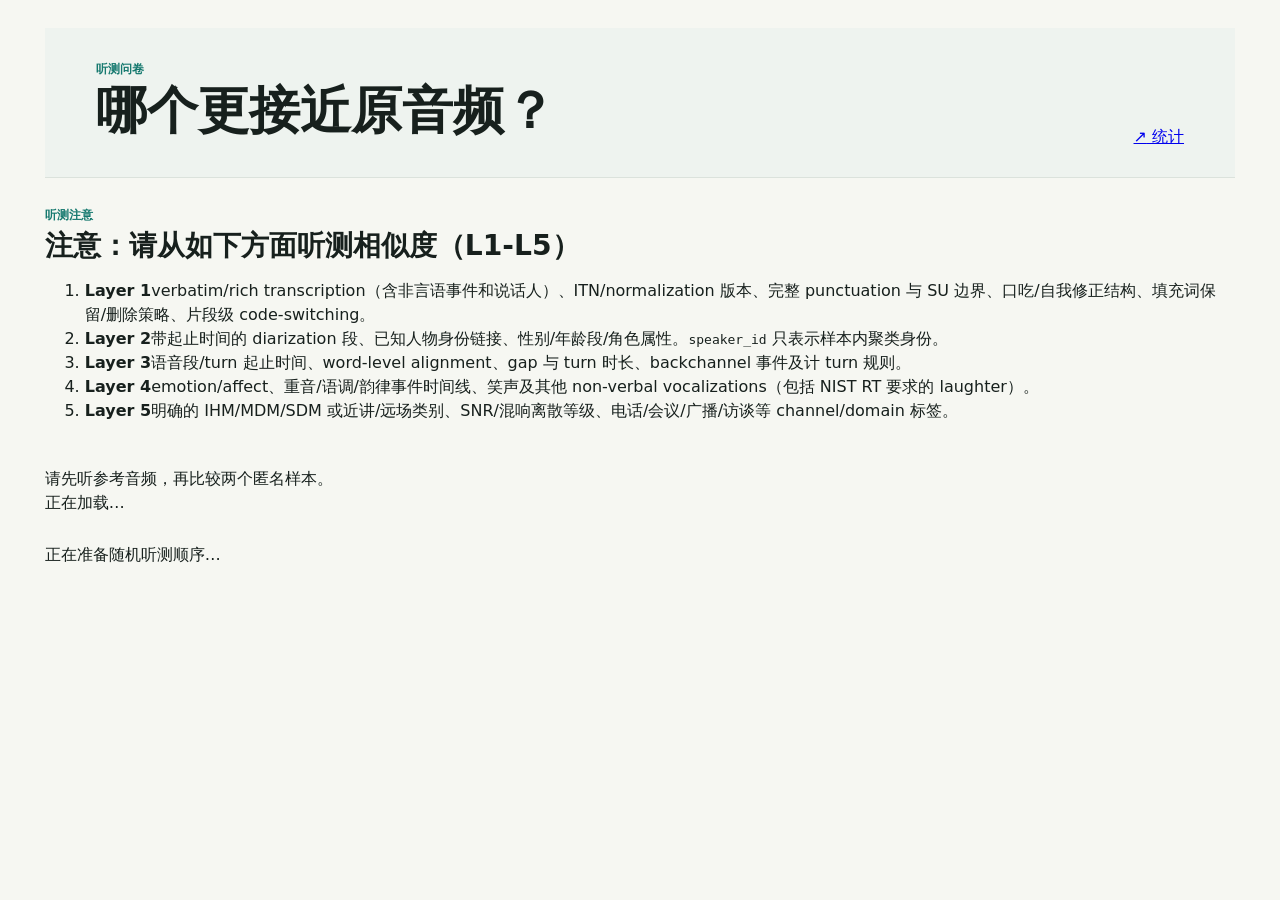
<file: survey_v1/static/index.html>
<!doctype html>
<html lang="zh-CN">
<head>
  <meta charset="utf-8">
  <meta name="viewport" content="width=device-width, initial-scale=1">
  <title>语音还原度听测</title>
  <link rel="stylesheet" href="/styles.css">
</head>
<body>
  <main class="shell" id="surveyApp">
    <header class="topbar">
      <div>
        <p class="eyebrow">听测问卷</p>
        <h1>哪个更接近原音频？</h1>
      </div>
      <a class="icon-link" href="/stats" aria-label="打开统计页面" title="统计">
        <span aria-hidden="true">↗</span> 统计
      </a>
    </header>

    <section class="listening-guide" aria-labelledby="listeningGuideTitle">
      <div class="guide-heading">
        <p class="eyebrow">听测注意</p>
        <h2 id="listeningGuideTitle">注意：请从如下方面听测相似度（L1-L5）</h2>
      </div>
      <ol class="layer-list">
        <li><strong>Layer 1</strong><span>verbatim/rich transcription（含非言语事件和说话人）、ITN/normalization 版本、完整 punctuation 与 SU 边界、口吃/自我修正结构、填充词保留/删除策略、片段级 code-switching。</span></li>
        <li><strong>Layer 2</strong><span>带起止时间的 diarization 段、已知人物身份链接、性别/年龄段/角色属性。<code>speaker_id</code> 只表示样本内聚类身份。</span></li>
        <li><strong>Layer 3</strong><span>语音段/turn 起止时间、word-level alignment、gap 与 turn 时长、backchannel 事件及计 turn 规则。</span></li>
        <li><strong>Layer 4</strong><span>emotion/affect、重音/语调/韵律事件时间线、笑声及其他 non-verbal vocalizations（包括 NIST RT 要求的 laughter）。</span></li>
        <li><strong>Layer 5</strong><span>明确的 IHM/MDM/SDM 或近讲/远场类别、SNR/混响离散等级、电话/会议/广播/访谈等 channel/domain 标签。</span></li>
      </ol>
    </section>

    <section class="intro" aria-label="问卷状态">
      <div class="intro-copy">
        <span class="status-dot"></span>
        <span>请先听参考音频，再比较两个匿名样本。</span>
      </div>
      <div class="progress-wrap">
        <span id="progressText">正在加载…</span>
        <div class="progress-track"><div id="progressBar"></div></div>
      </div>
    </section>

    <section id="loading" class="state-panel">正在准备随机听测顺序…</section>
    <section id="survey" hidden>
      <div class="question-head">
        <div>
          <span class="question-kicker" id="questionKicker">第 1 题</span>
          <h2>听感比较</h2>
        </div>
        <span class="sample-counter" id="sampleCounter">1 / 26</span>
      </div>

      <div class="reference-panel">
        <div class="panel-label"><span class="wave-icon" aria-hidden="true">◉</span>参考原音频</div>
        <audio id="referenceAudio" controls preload="none"></audio>
      </div>

      <div class="candidate-grid">
        <label class="candidate-card" id="optionACard">
          <input type="radio" name="choice" value="A">
          <div class="candidate-top"><span class="candidate-label">样本 A</span><span class="checkmark">✓</span></div>
          <audio id="audioA" controls preload="none"></audio>
        </label>
        <label class="candidate-card" id="optionBCard">
          <input type="radio" name="choice" value="B">
          <div class="candidate-top"><span class="candidate-label">样本 B</span><span class="checkmark">✓</span></div>
          <audio id="audioB" controls preload="none"></audio>
        </label>
      </div>

      <div class="decision-row">
        <label class="unsure-option"><input type="radio" name="choice" value="unsure"> 两个都无法判断</label>
        <div class="nav-actions">
          <button class="button secondary" id="prevButton" type="button">← 上一题</button>
          <button class="button primary" id="nextButton" type="button">提交本题并下一题 →</button>
        </div>
      </div>
    </section>

    <section id="complete" class="complete-panel" hidden>
      <div class="complete-mark">✓</div>
      <p class="eyebrow">提交完成</p>
      <h2>感谢你的听测</h2>
      <p id="completeText"></p>
      <div class="complete-actions">
        <a class="button primary" href="/stats">查看汇总统计 →</a>
        <button class="button secondary" id="newSurveyButton" type="button">再做一份</button>
      </div>
    </section>
    <p id="errorMessage" class="error-message" hidden></p>
  </main>
  <script src="/app.js" defer></script>
</body>
</html>
</file>
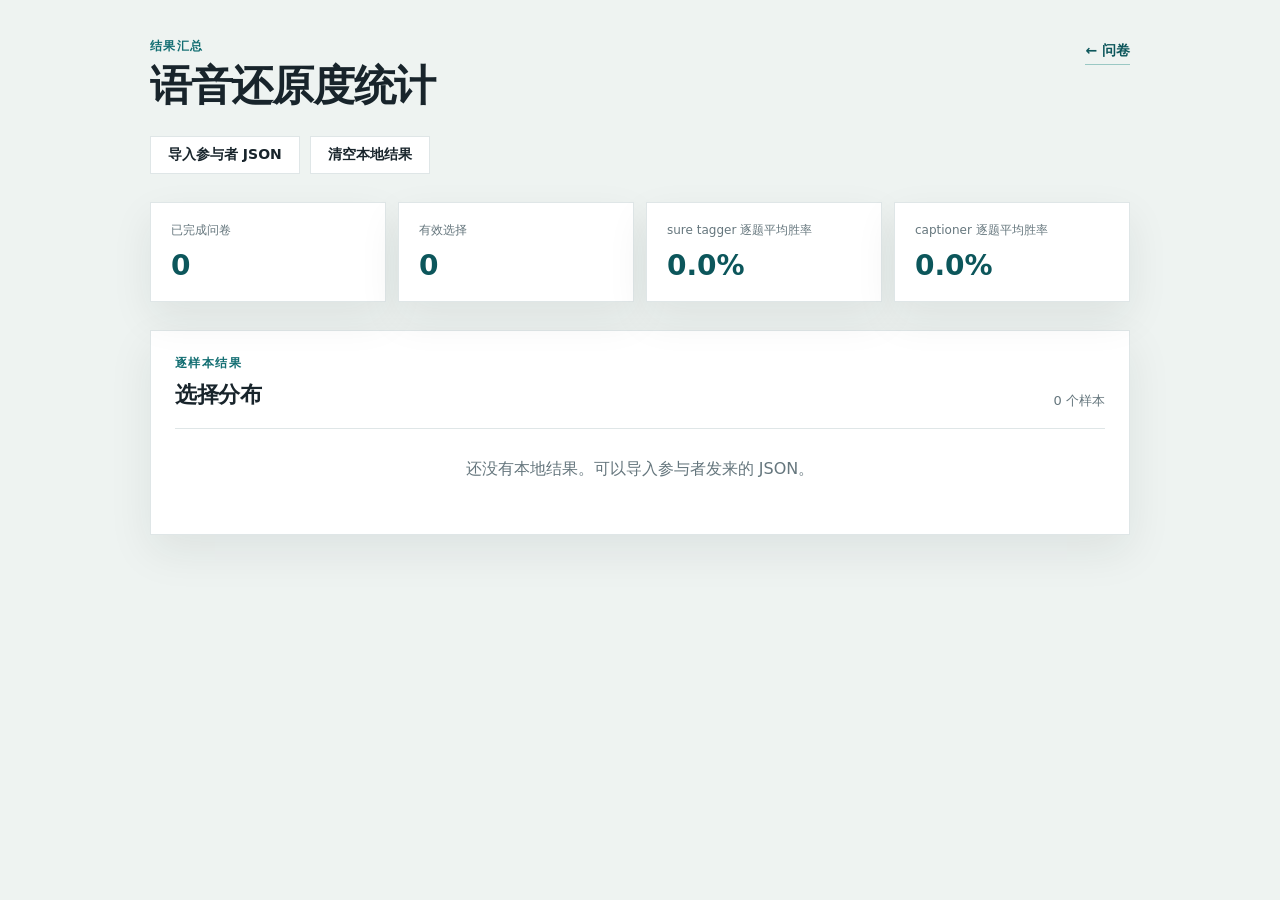
<file: survey_v1/stats.html>
<!doctype html>
<html lang="zh-CN">
<head>
  <meta charset="utf-8">
  <meta name="viewport" content="width=device-width, initial-scale=1">
  <title>听测统计</title>
  <link rel="stylesheet" href="./styles.css">
</head>
<body>
  <main class="shell stats-shell">
    <header class="topbar">
      <div><p class="eyebrow">结果汇总</p><h1>语音还原度统计</h1></div>
      <a class="icon-link" href="./index.html" aria-label="返回问卷">← 问卷</a>
    </header>
    <section class="stats-tools" aria-label="本地结果管理">
      <label class="button secondary import-button" for="importResults">导入参与者 JSON</label>
      <input id="importResults" type="file" accept="application/json,.json" multiple hidden>
      <button class="button secondary" id="clearResultsButton" type="button">清空本地结果</button>
      <span id="importStatus" class="import-status" role="status" aria-live="polite"></span>
    </section>
    <section id="statsLoading" class="state-panel">正在读取本地统计…</section>
    <section id="statsContent" hidden>
      <div class="metric-grid">
        <div class="metric"><span>已完成问卷</span><strong id="completedCount">0</strong></div>
        <div class="metric"><span>有效选择</span><strong id="responseCount">0</strong></div>
        <div class="metric"><span>sure tagger 逐题平均胜率</span><strong id="sureRate">0%</strong></div>
        <div class="metric"><span>captioner 逐题平均胜率</span><strong id="captionerRate">0%</strong></div>
      </div>
      <section class="results-panel">
        <div class="results-heading"><div><p class="eyebrow">逐样本结果</p><h2>选择分布</h2></div><span id="sampleCount"></span></div>
        <div id="sampleResults" class="result-list"></div>
      </section>
    </section>
    <p id="statsError" class="error-message" hidden></p>
  </main>
  <script src="./stats.js" defer></script>
</body>
</html>
</file>
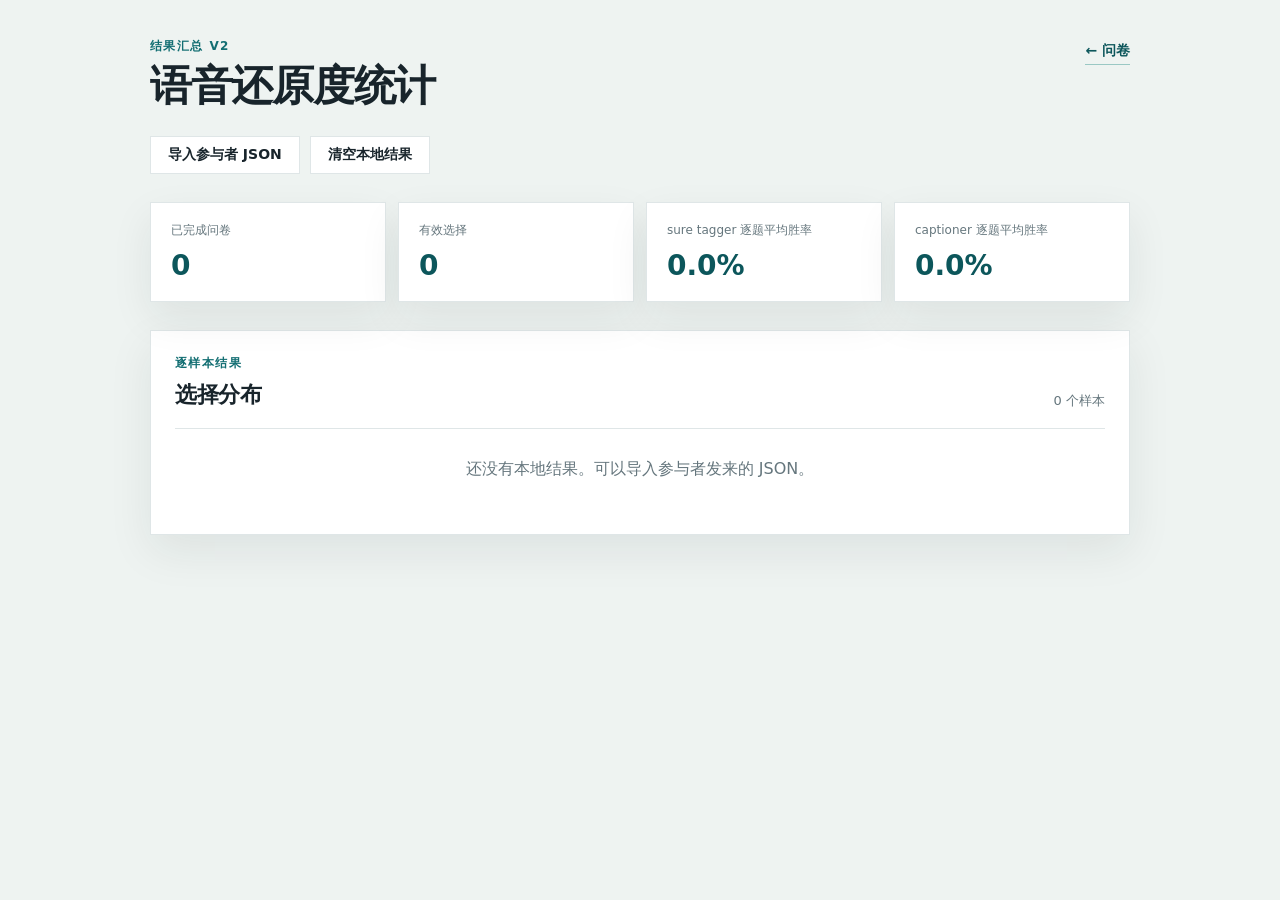
<file: survey_v2/stats.html>
<!doctype html>
<html lang="zh-CN">
<head>
  <meta charset="utf-8">
  <meta name="viewport" content="width=device-width, initial-scale=1">
  <title>听测统计 V2</title>
  <link rel="stylesheet" href="./styles.css">
</head>
<body>
  <main class="shell stats-shell">
    <header class="topbar">
      <div><p class="eyebrow">结果汇总 V2</p><h1>语音还原度统计</h1></div>
      <a class="icon-link" href="./index.html" aria-label="返回问卷">← 问卷</a>
    </header>
    <section class="stats-tools" aria-label="本地结果管理">
      <label class="button secondary import-button" for="importResults">导入参与者 JSON</label>
      <input id="importResults" type="file" accept="application/json,.json" multiple hidden>
      <button class="button secondary" id="clearResultsButton" type="button">清空本地结果</button>
      <span id="importStatus" class="import-status" role="status" aria-live="polite"></span>
    </section>
    <section id="statsLoading" class="state-panel">正在读取本地统计…</section>
    <section id="statsContent" hidden>
      <div class="metric-grid">
        <div class="metric"><span>已完成问卷</span><strong id="completedCount">0</strong></div>
        <div class="metric"><span>有效选择</span><strong id="responseCount">0</strong></div>
        <div class="metric"><span>sure tagger 逐题平均胜率</span><strong id="sureRate">0%</strong></div>
        <div class="metric"><span>captioner 逐题平均胜率</span><strong id="captionerRate">0%</strong></div>
      </div>
      <section class="results-panel">
        <div class="results-heading"><div><p class="eyebrow">逐样本结果</p><h2>选择分布</h2></div><span id="sampleCount"></span></div>
        <div id="sampleResults" class="result-list"></div>
      </section>
    </section>
    <p id="statsError" class="error-message" hidden></p>
  </main>
  <script src="./stats.js" defer></script>
</body>
</html>
</file>
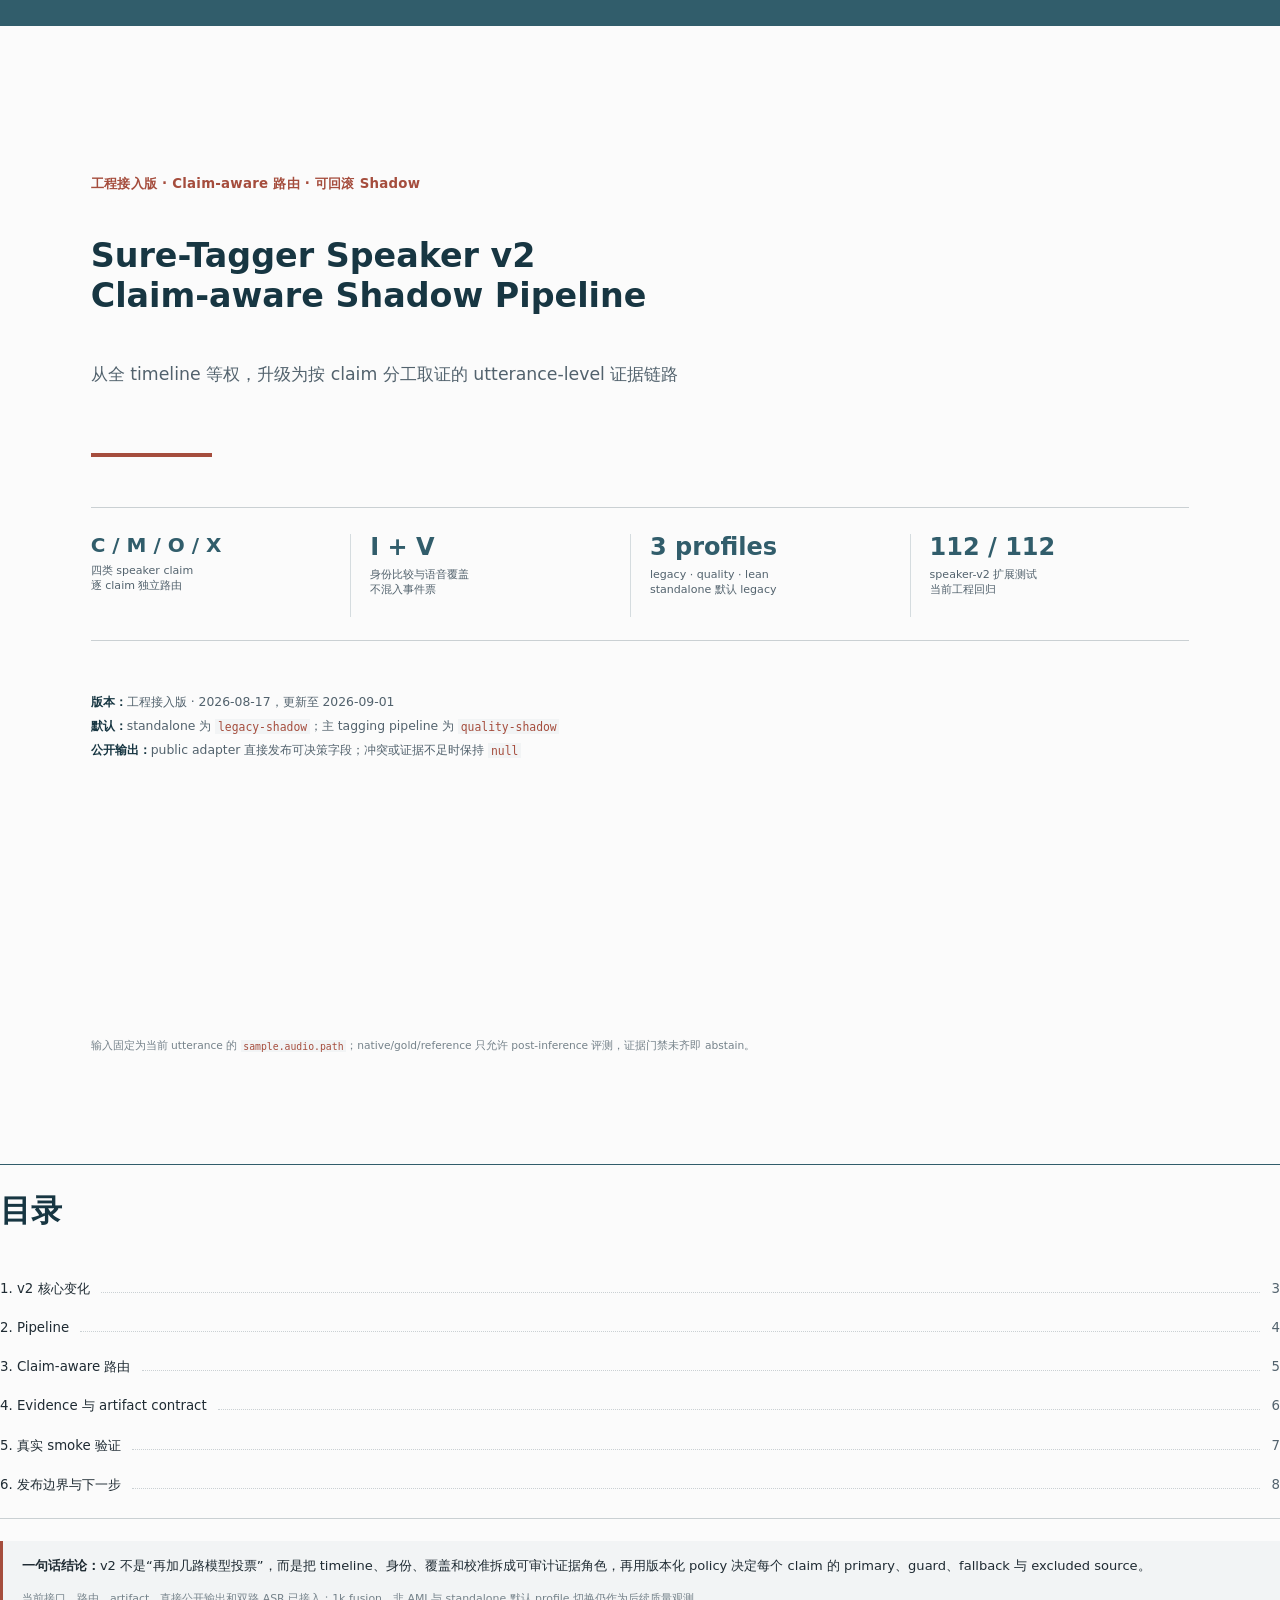
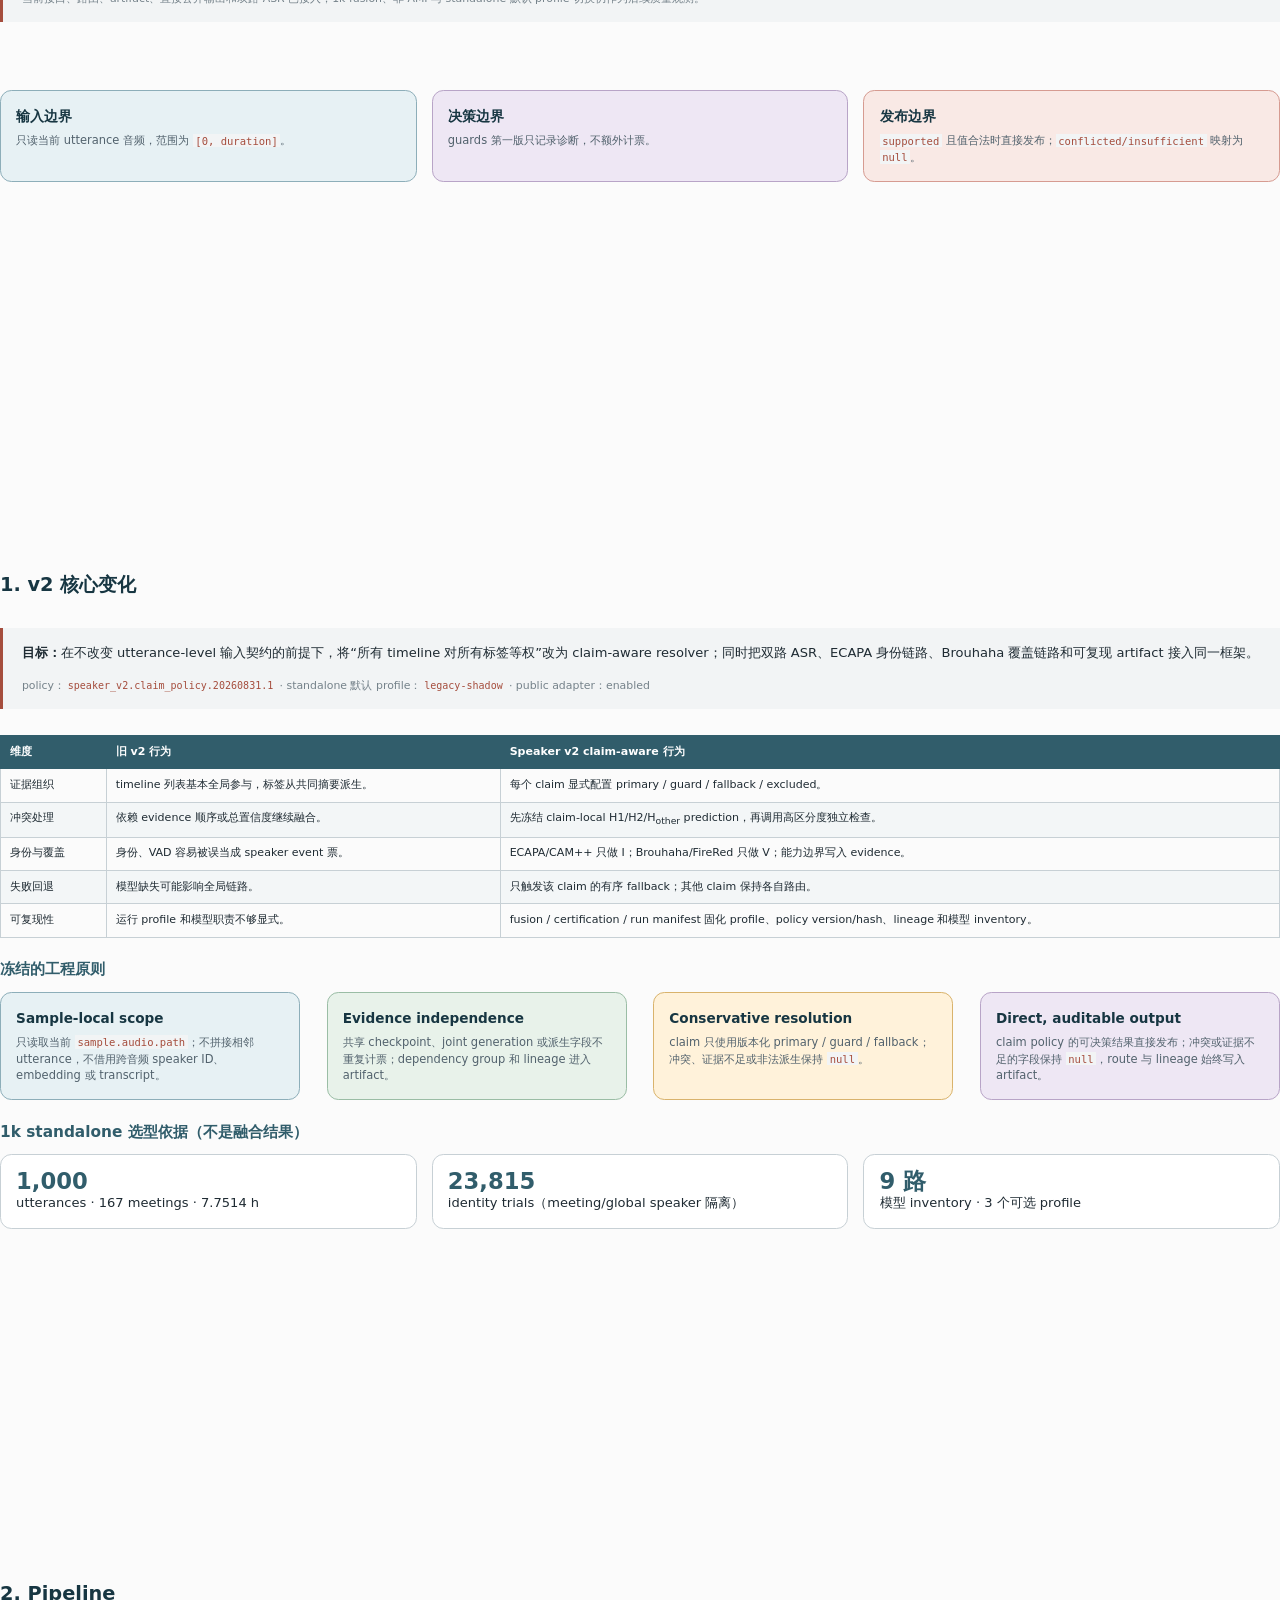
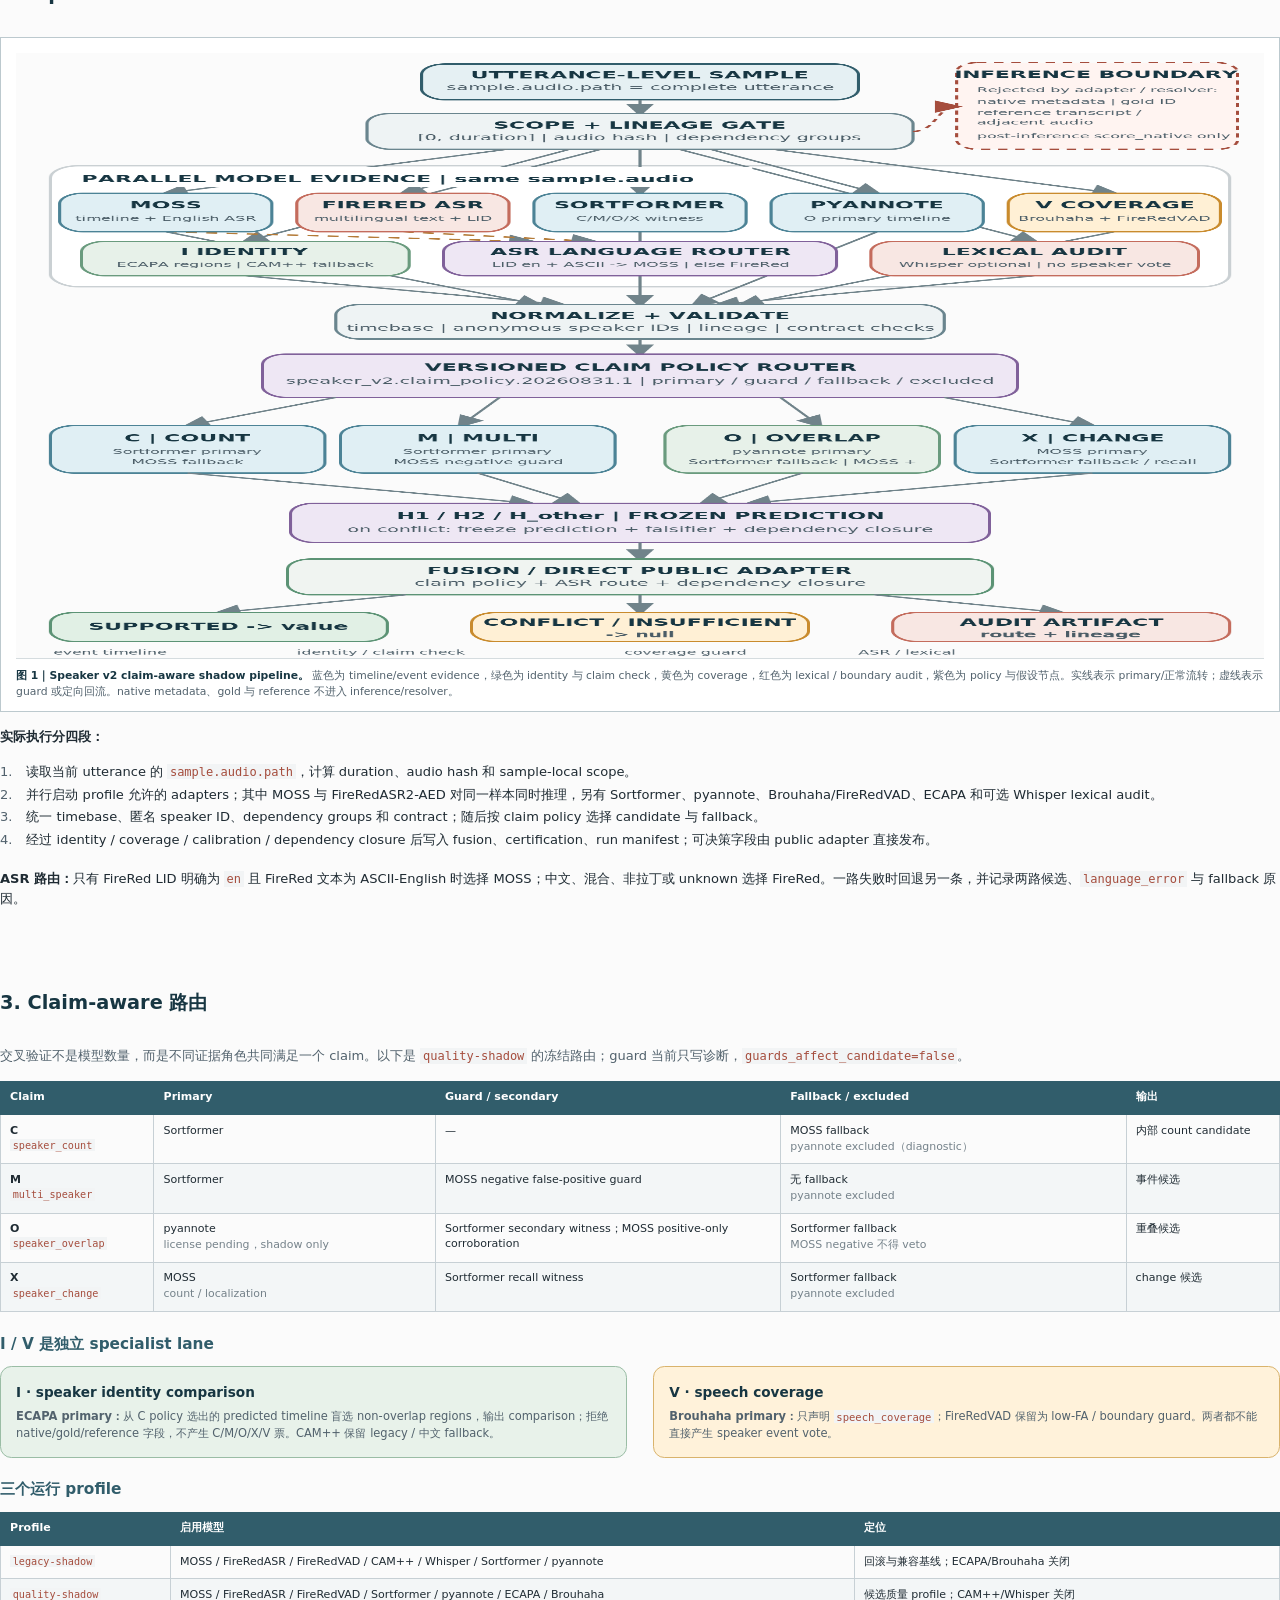
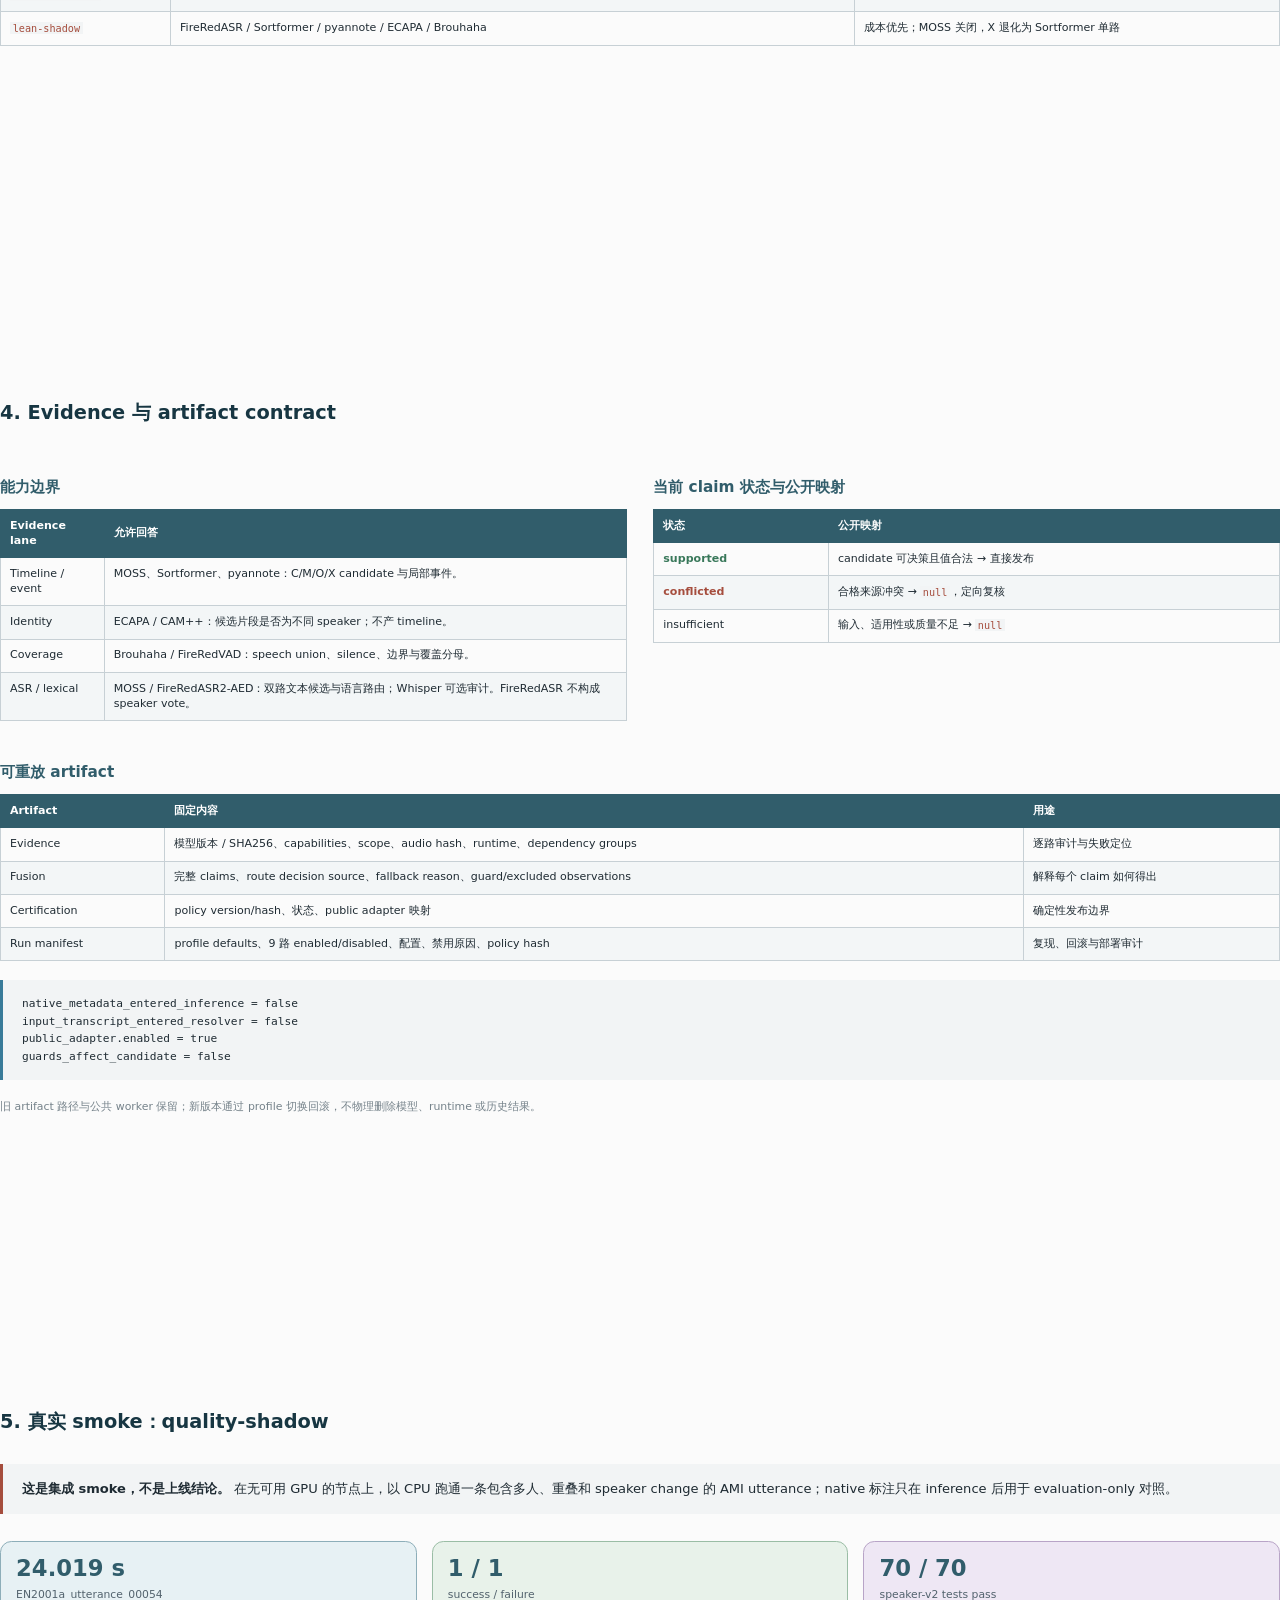
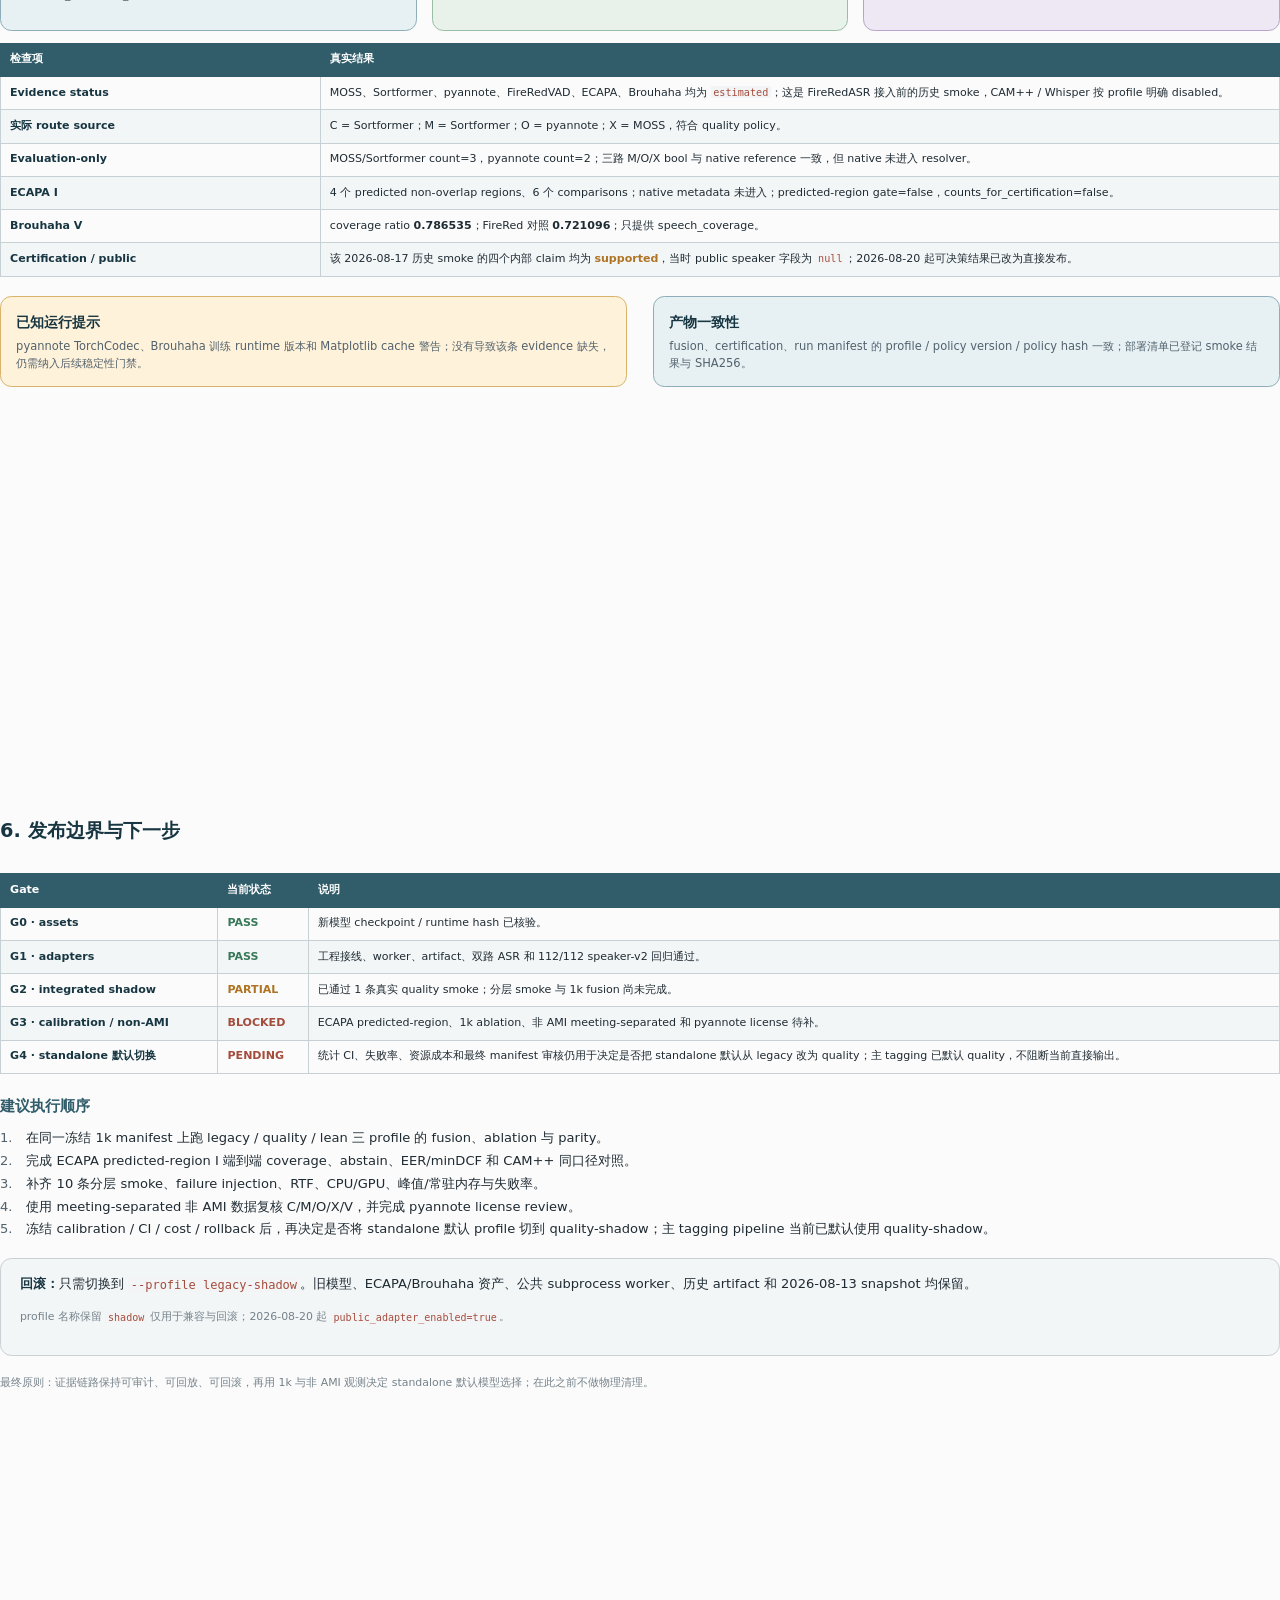
<file: tagger/tools/speaker_v2/docs/speaker_evidence_pipeline_brief_v2.html>
<!doctype html>
<html lang="zh-CN">
<head>
  <meta charset="utf-8">
  <meta name="author" content="Sure-Tagger">
  <meta name="description" content="Speaker v2 claim-aware shadow pipeline engineering brief">
  <title>Sure-Tagger Speaker v2 Claim-aware Shadow Pipeline</title>
  <style>
    /* Register the installed CJK font explicitly.  Relying on implicit glyph
       fallback made raster/PDF renderers show missing-glyph boxes in Chinese. */
    @font-face {
      font-family: "Speaker CJK";
      src: url("file:///usr/share/fonts/google-droid/DroidSansFallback.ttf") format("truetype");
      font-style: normal;
      font-weight: 400;
    }
    @font-face {
      font-family: "Speaker CJK";
      src: url("file:///usr/share/fonts/google-droid/DroidSansFallback.ttf") format("truetype");
      font-style: normal;
      font-weight: 700;
    }
    @page {
      size: A4 portrait;
      margin: 16mm 17mm 14mm;
      background: #fbfbfb;
      @top-left {
        content: "Sure-Tagger Speaker v2 Claim-aware Shadow Pipeline";
        color: #52626d;
        font-family: "Droid Sans", "Speaker CJK", "DejaVu Sans", sans-serif;
        font-size: 8pt;
      }
      @top-right {
        content: "工程接入版 · 更新至 2026-08-31";
        color: #52626d;
        font-family: "Droid Sans", "Speaker CJK", "DejaVu Sans", sans-serif;
        font-size: 8pt;
      }
      @bottom-center {
        content: counter(page);
        color: #52626d;
        font-family: "Droid Sans", "Speaker CJK", "DejaVu Sans", sans-serif;
        font-size: 8.5pt;
      }
    }
    @page cover {
      size: A4 portrait;
      margin: 0;
      background: #fbfbfb;
      @top-left { content: ""; }
      @top-right { content: ""; }
      @bottom-center { content: ""; }
    }

    * { box-sizing: border-box; }
    html, body {
      margin: 0;
      padding: 0;
      background: #fbfbfb;
      color: #1f2b33;
      font-family: "Droid Sans", "Speaker CJK", "Droid Sans Fallback", "DejaVu Sans", sans-serif;
      font-size: 9.8pt;
      line-height: 1.52;
    }
    .cover {
      page: cover;
      height: 297mm;
      padding: 46mm 24mm 18mm;
      position: relative;
      page-break-after: always;
    }
    .cover::before {
      content: "";
      position: absolute;
      left: 0;
      right: 0;
      top: 0;
      height: 7mm;
      background: #315d6b;
    }
    .eyebrow {
      color: #a54d3d;
      font-weight: 700;
      font-size: 10pt;
      letter-spacing: .02em;
      margin-bottom: 11mm;
    }
    .cover h1 {
      margin: 0;
      color: #173642;
      font-size: 25pt;
      line-height: 1.22;
      font-weight: 700;
      max-width: 150mm;
    }
    .cover .subtitle {
      margin-top: 12mm;
      color: #52626d;
      font-size: 13pt;
      line-height: 1.5;
      max-width: 160mm;
    }
    .rust-rule {
      width: 32mm;
      height: 1.3mm;
      background: #a54d3d;
      margin-top: 17mm;
      margin-bottom: 13mm;
    }
    .metric-row {
      border-top: .35pt solid #cad0d3;
      border-bottom: .35pt solid #cad0d3;
      display: flex;
      margin-left: 0;
      margin-right: 0;
      padding: 7mm 0 6mm;
    }
    .metric { flex: 1; width: 25%; padding: 0 5mm 0 0; min-height: 22mm; }
    .metric + .metric { border-left: .35pt solid #d5dcdf; padding-left: 5mm; }
    .metric .big { color: #315d6b; font-size: 18pt; line-height: 1.1; font-weight: 700; }
    .metric:first-child .big { font-size: 15pt; }
    .metric .small { color: #52626d; font-size: 8.3pt; line-height: 1.35; margin-top: 2mm; }
    .meta { margin-top: 13mm; color: #52626d; font-size: 9.3pt; line-height: 1.95; }
    .meta strong { color: #173642; }
    .cover-foot {
      position: absolute;
      left: 24mm;
      right: 24mm;
      bottom: 18mm;
      color: #75828a;
      font-size: 8pt;
    }

    .page { page: brief; page-break-after: always; min-height: 267mm; }
    .page:last-child { page-break-after: auto; }
    h2 {
      color: #173642;
      font-size: 14.5pt;
      line-height: 1.25;
      margin: 0 0 8mm;
      font-weight: 700;
    }
    h3 {
      color: #315d6b;
      font-size: 11.5pt;
      line-height: 1.3;
      margin: 6mm 0 3mm;
    }
    p { margin: 0 0 4mm; }
    .lead {
      border-left: 2.5pt solid #a54d3d;
      background: #f2f4f5;
      padding: 4mm 5mm;
      margin: 0 0 7mm;
    }
    .lead p:last-child { margin-bottom: 0; }
    .muted { color: #52626d; }
    .rust { color: #a54d3d; }
    code {
      color: #a54d3d;
      background: #f2f4f5;
      padding: .5pt 2pt;
      font-family: "DejaVu Sans Mono", "Speaker CJK", monospace;
      font-size: .92em;
    }
    ul, ol { margin: 2mm 0 5mm 6mm; padding-left: 5mm; }
    li { margin: 1.5mm 0; }
    .tight li { margin: .8mm 0; }
    .section-rule { height: .4pt; background: #cad0d3; margin: 6mm 0; }
    .two-col { display: flex; }
    .two-col > * { flex: 1; width: 0; }
    .two-col > * + * { margin-left: 7mm; }
    .three-col { display: flex; }
    .three-col > * { flex: 1; width: 0; }
    .three-col > * + * { margin-left: 4mm; }
    .card {
      border: .6pt solid #c7d0d5;
      border-radius: 3mm;
      background: #fff;
      padding: 4mm;
    }
    .card.blue { background: #e7f1f4; border-color: #8daeb9; }
    .card.green { background: #e8f2ea; border-color: #9abda5; }
    .card.yellow { background: #fff2da; border-color: #d9b36c; }
    .card.red { background: #f9e9e5; border-color: #d69b91; }
    .card.purple { background: #eee7f4; border-color: #b8a4c7; }
    .card h4 { margin: 0 0 1.5mm; color: #173642; font-size: 10.2pt; }
    .card p { margin: 0; color: #52626d; font-size: 8.6pt; line-height: 1.45; }
    .toc { margin-top: 11mm; border-top: 1.2pt solid #315d6b; padding-top: 7mm; }
    .toc h2 { font-size: 23pt; margin-bottom: 13mm; }
    .toc-row { display: flex; align-items: baseline; margin: 0 0 5mm; font-size: 10pt; }
    .toc-row .dots { flex: 1; border-bottom: .5pt dotted #cad0d3; margin: 0 3mm 1.3mm; }
    .toc-row .num { color: #52626d; }
    .callout {
      border: .6pt solid #cad0d3;
      border-radius: 3mm;
      background: #f3f6f7;
      padding: 4mm 5mm;
      margin: 4mm 0;
    }
    .callout strong { color: #173642; }
    .small-note { color: #75828a; font-size: 8.2pt; line-height: 1.45; }
    table { width: 100%; border-collapse: collapse; margin: 3mm 0 5mm; font-size: 8.3pt; line-height: 1.35; }
    th { background: #315d6b; color: #fff; font-weight: 700; text-align: left; padding: 2.3mm 2.4mm; border: .35pt solid #315d6b; }
    td { padding: 2.3mm 2.4mm; border: .35pt solid #c7d0d5; vertical-align: top; }
    tbody tr:nth-child(even) td { background: #f3f6f7; }
    .status-pass { color: #39785a; font-weight: 700; }
    .status-warn { color: #ae7423; font-weight: 700; }
    .status-block { color: #a54d3d; font-weight: 700; }
    .flow-frame { border: .6pt solid #bcc9ce; background: #fff; padding: 4mm 4mm 3mm; margin: 0 0 4mm; }
    .flow-frame img { display: block; width: 100%; height: 160mm; object-fit: fill; }
    .caption { border-top: .35pt solid #d5dcdf; padding-top: 2.5mm; font-size: 8.1pt; line-height: 1.45; color: #52626d; }
    .caption strong { color: #173642; }
    .numbered { counter-reset: item; list-style: none; margin-left: 0; padding-left: 0; }
    .numbered li { counter-increment: item; padding-left: 7mm; position: relative; }
    .numbered li::before { content: counter(item) "."; position: absolute; left: 0; color: #52626d; }
    .code-block { border-left: 2.5pt solid #397b99; background: #f2f4f5; padding: 4mm 5mm; font-family: "DejaVu Sans Mono", "Speaker CJK", monospace; font-size: 8.4pt; line-height: 1.55; white-space: pre-wrap; }
    .route-chip { display: inline-block; border-radius: 2mm; padding: 1mm 2mm; font-size: 8pt; margin: 0 1mm 1mm 0; background: #e7f1f4; color: #315d6b; }
    .route-chip.green { background: #e8f2ea; color: #39785a; }
    .route-chip.yellow { background: #fff2da; color: #9a681f; }
    .route-chip.red { background: #f9e9e5; color: #a54d3d; }
    .route-chip.purple { background: #eee7f4; color: #725487; }
    .big-number { font-size: 17pt; line-height: 1; font-weight: 700; color: #315d6b; }
    .metric-card { min-height: 24mm; }
    .metric-card .label { color: #52626d; font-size: 8.1pt; margin-top: 2mm; }
    .smoke-table td:first-child { width: 25%; color: #173642; font-weight: 700; }
    .gate-table td:first-child { width: 17%; color: #173642; font-weight: 700; }
    .footer-note { margin-top: 5mm; color: #75828a; font-size: 8.2pt; }
  </style>
</head>
<body>

  <!-- Cover -->
  <section class="cover">
    <div class="eyebrow">工程接入版 · Claim-aware 路由 · 可回滚 Shadow</div>
    <h1>Sure-Tagger Speaker v2<br>Claim-aware Shadow Pipeline</h1>
    <div class="subtitle">从全 timeline 等权，升级为按 claim 分工取证的 utterance-level 证据链路</div>
    <div class="rust-rule"></div>
    <div class="metric-row">
      <div class="metric"><div class="big">C / M / O / X</div><div class="small">四类 speaker claim<br>逐 claim 独立路由</div></div>
      <div class="metric"><div class="big">I + V</div><div class="small">身份比较与语音覆盖<br>不混入事件票</div></div>
      <div class="metric"><div class="big">3 profiles</div><div class="small">legacy · quality · lean<br>standalone 默认 legacy</div></div>
      <div class="metric"><div class="big">112 / 112</div><div class="small">speaker-v2 扩展测试<br>当前工程回归</div></div>
    </div>
    <div class="meta">
      <div><strong>版本：</strong>工程接入版 · 2026-08-17，更新至 2026-09-01</div>
      <div><strong>默认：</strong>standalone 为 <code>legacy-shadow</code>；主 tagging pipeline 为 <code>quality-shadow</code></div>
      <div><strong>公开输出：</strong>public adapter 直接发布可决策字段；冲突或证据不足时保持 <code>null</code></div>
    </div>
    <div class="cover-foot">输入固定为当前 utterance 的 <code>sample.audio.path</code>；native/gold/reference 只允许 post-inference 评测，证据门禁未齐即 abstain。</div>
  </section>

  <!-- Contents -->
  <section class="page toc">
    <h2>目录</h2>
    <div class="toc-row"><span>1. v2 核心变化</span><span class="dots"></span><span class="num">3</span></div>
    <div class="toc-row"><span>2. Pipeline</span><span class="dots"></span><span class="num">4</span></div>
    <div class="toc-row"><span>3. Claim-aware 路由</span><span class="dots"></span><span class="num">5</span></div>
    <div class="toc-row"><span>4. Evidence 与 artifact contract</span><span class="dots"></span><span class="num">6</span></div>
    <div class="toc-row"><span>5. 真实 smoke 验证</span><span class="dots"></span><span class="num">7</span></div>
    <div class="toc-row"><span>6. 发布边界与下一步</span><span class="dots"></span><span class="num">8</span></div>
    <div class="section-rule"></div>
    <div class="lead">
      <p><strong>一句话结论：</strong>v2 不是“再加几路模型投票”，而是把 timeline、身份、覆盖和校准拆成可审计证据角色，再用版本化 policy 决定每个 claim 的 primary、guard、fallback 与 excluded source。</p>
      <p class="small-note">当前接口、路由、artifact、直接公开输出和双路 ASR 已接入；1k fusion、非 AMI 与 standalone 默认 profile 切换仍作为后续质量观测。</p>
    </div>
    <div class="three-col" style="margin-top: 18mm;">
      <div class="card blue"><h4>输入边界</h4><p>只读当前 utterance 音频，范围为 <code>[0, duration]</code>。</p></div>
      <div class="card purple"><h4>决策边界</h4><p>guards 第一版只记录诊断，不额外计票。</p></div>
      <div class="card red"><h4>发布边界</h4><p><code>supported</code> 且值合法时直接发布；<code>conflicted/insufficient</code> 映射为 <code>null</code>。</p></div>
    </div>
  </section>

  <!-- Core change -->
  <section class="page">
    <h2>1. v2 核心变化</h2>
    <div class="lead">
      <p><strong>目标：</strong>在不改变 utterance-level 输入契约的前提下，将“所有 timeline 对所有标签等权”改为 claim-aware resolver；同时把双路 ASR、ECAPA 身份链路、Brouhaha 覆盖链路和可复现 artifact 接入同一框架。</p>
      <p class="small-note">policy：<code>speaker_v2.claim_policy.20260831.1</code> · standalone 默认 profile：<code>legacy-shadow</code> · public adapter：enabled</p>
    </div>
    <table>
      <thead><tr><th>维度</th><th>旧 v2 行为</th><th>Speaker v2 claim-aware 行为</th></tr></thead>
      <tbody>
        <tr><td>证据组织</td><td>timeline 列表基本全局参与，标签从共同摘要派生。</td><td>每个 claim 显式配置 primary / guard / fallback / excluded。</td></tr>
        <tr><td>冲突处理</td><td>依赖 evidence 顺序或总置信度继续融合。</td><td>先冻结 claim-local H1/H2/H<sub>other</sub> prediction，再调用高区分度独立检查。</td></tr>
        <tr><td>身份与覆盖</td><td>身份、VAD 容易被误当成 speaker event 票。</td><td>ECAPA/CAM++ 只做 I；Brouhaha/FireRed 只做 V；能力边界写入 evidence。</td></tr>
        <tr><td>失败回退</td><td>模型缺失可能影响全局链路。</td><td>只触发该 claim 的有序 fallback；其他 claim 保持各自路由。</td></tr>
        <tr><td>可复现性</td><td>运行 profile 和模型职责不够显式。</td><td>fusion / certification / run manifest 固化 profile、policy version/hash、lineage 和模型 inventory。</td></tr>
      </tbody>
    </table>
    <h3>冻结的工程原则</h3>
    <div class="two-col">
      <div class="card blue"><h4>Sample-local scope</h4><p>只读取当前 <code>sample.audio.path</code>；不拼接相邻 utterance，不借用跨音频 speaker ID、embedding 或 transcript。</p></div>
      <div class="card green"><h4>Evidence independence</h4><p>共享 checkpoint、joint generation 或派生字段不重复计票；dependency group 和 lineage 进入 artifact。</p></div>
      <div class="card yellow"><h4>Conservative resolution</h4><p>claim 只使用版本化 primary / guard / fallback；冲突、证据不足或非法派生保持 <code>null</code>。</p></div>
      <div class="card purple"><h4>Direct, auditable output</h4><p>claim policy 的可决策结果直接发布；冲突或证据不足的字段保持 <code>null</code>，route 与 lineage 始终写入 artifact。</p></div>
    </div>
    <h3>1k standalone 选型依据（不是融合结果）</h3>
    <div class="three-col">
      <div class="card"><div class="big-number">1,000</div><div class="label">utterances · 167 meetings · 7.7514 h</div></div>
      <div class="card"><div class="big-number">23,815</div><div class="label">identity trials（meeting/global speaker 隔离）</div></div>
      <div class="card"><div class="big-number">9 路</div><div class="label">模型 inventory · 3 个可选 profile</div></div>
    </div>
  </section>

  <!-- Pipeline -->
  <section class="page">
    <h2>2. Pipeline</h2>
    <div class="flow-frame">
      <img src="speaker_v2_pipeline_flow.png" alt="Speaker v2 claim-aware shadow pipeline flowchart">
      <div class="caption"><strong>图 1｜Speaker v2 claim-aware shadow pipeline。</strong> 蓝色为 timeline/event evidence，绿色为 identity 与 claim check，黄色为 coverage，红色为 lexical / boundary audit，紫色为 policy 与假设节点。实线表示 primary/正常流转；虚线表示 guard 或定向回流。native metadata、gold 与 reference 不进入 inference/resolver。</div>
    </div>
    <p><strong>实际执行分四段：</strong></p>
    <ol class="numbered tight">
      <li>读取当前 utterance 的 <code>sample.audio.path</code>，计算 duration、audio hash 和 sample-local scope。</li>
      <li>并行启动 profile 允许的 adapters；其中 MOSS 与 FireRedASR2-AED 对同一样本同时推理，另有 Sortformer、pyannote、Brouhaha/FireRedVAD、ECAPA 和可选 Whisper lexical audit。</li>
      <li>统一 timebase、匿名 speaker ID、dependency groups 和 contract；随后按 claim policy 选择 candidate 与 fallback。</li>
      <li>经过 identity / coverage / calibration / dependency closure 后写入 fusion、certification、run manifest；可决策字段由 public adapter 直接发布。</li>
    </ol>
    <p><strong>ASR 路由：</strong>只有 FireRed LID 明确为 <code>en</code> 且 FireRed 文本为 ASCII-English 时选择 MOSS；中文、混合、非拉丁或 unknown 选择 FireRed。一路失败时回退另一条，并记录两路候选、<code>language_error</code> 与 fallback 原因。</p>
  </section>

  <!-- Routing -->
  <section class="page">
    <h2>3. Claim-aware 路由</h2>
    <p class="muted">交叉验证不是模型数量，而是不同证据角色共同满足一个 claim。以下是 <code>quality-shadow</code> 的冻结路由；guard 当前只写诊断，<code>guards_affect_candidate=false</code>。</p>
    <table>
      <thead><tr><th style="width:12%">Claim</th><th style="width:22%">Primary</th><th style="width:27%">Guard / secondary</th><th style="width:27%">Fallback / excluded</th><th style="width:12%">输出</th></tr></thead>
      <tbody>
        <tr><td><strong>C</strong><br><code>speaker_count</code></td><td>Sortformer</td><td>—</td><td>MOSS fallback<br><span class="small-note">pyannote excluded（diagnostic）</span></td><td>内部 count candidate</td></tr>
        <tr><td><strong>M</strong><br><code>multi_speaker</code></td><td>Sortformer</td><td>MOSS negative false-positive guard</td><td>无 fallback<br><span class="small-note">pyannote excluded</span></td><td>事件候选</td></tr>
        <tr><td><strong>O</strong><br><code>speaker_overlap</code></td><td>pyannote<br><span class="small-note">license pending，shadow only</span></td><td>Sortformer secondary witness；MOSS positive-only corroboration</td><td>Sortformer fallback<br><span class="small-note">MOSS negative 不得 veto</span></td><td>重叠候选</td></tr>
        <tr><td><strong>X</strong><br><code>speaker_change</code></td><td>MOSS<br><span class="small-note">count / localization</span></td><td>Sortformer recall witness</td><td>Sortformer fallback<br><span class="small-note">pyannote excluded</span></td><td>change 候选</td></tr>
      </tbody>
    </table>
    <h3>I / V 是独立 specialist lane</h3>
    <div class="two-col">
      <div class="card green">
        <h4>I · speaker identity comparison</h4>
        <p><strong>ECAPA primary：</strong>从 C policy 选出的 predicted timeline 盲选 non-overlap regions，输出 comparison；拒绝 native/gold/reference 字段，不产生 C/M/O/X/V 票。CAM++ 保留 legacy / 中文 fallback。</p>
      </div>
      <div class="card yellow">
        <h4>V · speech coverage</h4>
        <p><strong>Brouhaha primary：</strong>只声明 <code>speech_coverage</code>；FireRedVAD 保留为 low-FA / boundary guard。两者都不能直接产生 speaker event vote。</p>
      </div>
    </div>
    <h3>三个运行 profile</h3>
    <table>
      <thead><tr><th>Profile</th><th>启用模型</th><th>定位</th></tr></thead>
      <tbody>
        <tr><td><code>legacy-shadow</code></td><td>MOSS / FireRedASR / FireRedVAD / CAM++ / Whisper / Sortformer / pyannote</td><td>回滚与兼容基线；ECAPA/Brouhaha 关闭</td></tr>
        <tr><td><code>quality-shadow</code></td><td>MOSS / FireRedASR / FireRedVAD / Sortformer / pyannote / ECAPA / Brouhaha</td><td>候选质量 profile；CAM++/Whisper 关闭</td></tr>
        <tr><td><code>lean-shadow</code></td><td>FireRedASR / Sortformer / pyannote / ECAPA / Brouhaha</td><td>成本优先；MOSS 关闭，X 退化为 Sortformer 单路</td></tr>
      </tbody>
    </table>
  </section>

  <!-- Evidence and artifacts -->
  <section class="page">
    <h2>4. Evidence 与 artifact contract</h2>
    <div class="two-col">
      <div>
        <h3>能力边界</h3>
        <table>
          <thead><tr><th>Evidence lane</th><th>允许回答</th></tr></thead>
          <tbody>
            <tr><td>Timeline / event</td><td>MOSS、Sortformer、pyannote：C/M/O/X candidate 与局部事件。</td></tr>
            <tr><td>Identity</td><td>ECAPA / CAM++：候选片段是否为不同 speaker；不产 timeline。</td></tr>
            <tr><td>Coverage</td><td>Brouhaha / FireRedVAD：speech union、silence、边界与覆盖分母。</td></tr>
            <tr><td>ASR / lexical</td><td>MOSS / FireRedASR2-AED：双路文本候选与语言路由；Whisper 可选审计。FireRedASR 不构成 speaker vote。</td></tr>
          </tbody>
        </table>
      </div>
      <div>
        <h3>当前 claim 状态与公开映射</h3>
        <table>
          <thead><tr><th>状态</th><th>公开映射</th></tr></thead>
          <tbody>
            <tr><td class="status-pass">supported</td><td>candidate 可决策且值合法 → 直接发布</td></tr>
            <tr><td class="status-block">conflicted</td><td>合格来源冲突 → <code>null</code>，定向复核</td></tr>
            <tr><td>insufficient</td><td>输入、适用性或质量不足 → <code>null</code></td></tr>
          </tbody>
        </table>
      </div>
    </div>
    <h3>可重放 artifact</h3>
    <table>
      <thead><tr><th>Artifact</th><th>固定内容</th><th>用途</th></tr></thead>
      <tbody>
        <tr><td>Evidence</td><td>模型版本 / SHA256、capabilities、scope、audio hash、runtime、dependency groups</td><td>逐路审计与失败定位</td></tr>
        <tr><td>Fusion</td><td>完整 claims、route decision source、fallback reason、guard/excluded observations</td><td>解释每个 claim 如何得出</td></tr>
        <tr><td>Certification</td><td>policy version/hash、状态、public adapter 映射</td><td>确定性发布边界</td></tr>
        <tr><td>Run manifest</td><td>profile defaults、9 路 enabled/disabled、配置、禁用原因、policy hash</td><td>复现、回滚与部署审计</td></tr>
      </tbody>
    </table>
    <div class="code-block">native_metadata_entered_inference = false
input_transcript_entered_resolver = false
public_adapter.enabled = true
guards_affect_candidate = false</div>
    <p class="footer-note">旧 artifact 路径与公共 worker 保留；新版本通过 profile 切换回滚，不物理删除模型、runtime 或历史结果。</p>
  </section>

  <!-- Smoke -->
  <section class="page">
    <h2>5. 真实 smoke：quality-shadow</h2>
    <div class="lead">
      <p><strong>这是集成 smoke，不是上线结论。</strong> 在无可用 GPU 的节点上，以 CPU 跑通一条包含多人、重叠和 speaker change 的 AMI utterance；native 标注只在 inference 后用于 evaluation-only 对照。</p>
    </div>
    <div class="three-col">
      <div class="card blue metric-card"><div class="big-number">24.019 s</div><div class="label">EN2001a_utterance_00054</div></div>
      <div class="card green metric-card"><div class="big-number">1 / 1</div><div class="label">success / failure</div></div>
      <div class="card purple metric-card"><div class="big-number">70 / 70</div><div class="label">speaker-v2 tests pass</div></div>
    </div>
    <table class="smoke-table">
      <thead><tr><th>检查项</th><th>真实结果</th></tr></thead>
      <tbody>
        <tr><td>Evidence status</td><td>MOSS、Sortformer、pyannote、FireRedVAD、ECAPA、Brouhaha 均为 <code>estimated</code>；这是 FireRedASR 接入前的历史 smoke，CAM++ / Whisper 按 profile 明确 disabled。</td></tr>
        <tr><td>实际 route source</td><td>C = Sortformer；M = Sortformer；O = pyannote；X = MOSS，符合 quality policy。</td></tr>
        <tr><td>Evaluation-only</td><td>MOSS/Sortformer count=3，pyannote count=2；三路 M/O/X bool 与 native reference 一致，但 native 未进入 resolver。</td></tr>
        <tr><td>ECAPA I</td><td>4 个 predicted non-overlap regions、6 个 comparisons；native metadata 未进入；predicted-region gate=false，counts_for_certification=false。</td></tr>
        <tr><td>Brouhaha V</td><td>coverage ratio <strong>0.786535</strong>；FireRed 对照 <strong>0.721096</strong>；只提供 speech_coverage。</td></tr>
        <tr><td>Certification / public</td><td>该 2026-08-17 历史 smoke 的四个内部 claim 均为 <span class="status-warn">supported</span>，当时 public speaker 字段为 <code>null</code>；2026-08-20 起可决策结果已改为直接发布。</td></tr>
      </tbody>
    </table>
    <div class="two-col">
      <div class="card yellow"><h4>已知运行提示</h4><p>pyannote TorchCodec、Brouhaha 训练 runtime 版本和 Matplotlib cache 警告；没有导致该条 evidence 缺失，仍需纳入后续稳定性门禁。</p></div>
      <div class="card blue"><h4>产物一致性</h4><p>fusion、certification、run manifest 的 profile / policy version / policy hash 一致；部署清单已登记 smoke 结果与 SHA256。</p></div>
    </div>
  </section>

  <!-- Release -->
  <section class="page">
    <h2>6. 发布边界与下一步</h2>
    <table class="gate-table">
      <thead><tr><th>Gate</th><th>当前状态</th><th>说明</th></tr></thead>
      <tbody>
        <tr><td>G0 · assets</td><td class="status-pass">PASS</td><td>新模型 checkpoint / runtime hash 已核验。</td></tr>
        <tr><td>G1 · adapters</td><td class="status-pass">PASS</td><td>工程接线、worker、artifact、双路 ASR 和 112/112 speaker-v2 回归通过。</td></tr>
        <tr><td>G2 · integrated shadow</td><td class="status-warn">PARTIAL</td><td>已通过 1 条真实 quality smoke；分层 smoke 与 1k fusion 尚未完成。</td></tr>
        <tr><td>G3 · calibration / non-AMI</td><td class="status-block">BLOCKED</td><td>ECAPA predicted-region、1k ablation、非 AMI meeting-separated 和 pyannote license 待补。</td></tr>
        <tr><td>G4 · standalone 默认切换</td><td class="status-block">PENDING</td><td>统计 CI、失败率、资源成本和最终 manifest 审核仍用于决定是否把 standalone 默认从 legacy 改为 quality；主 tagging 已默认 quality，不阻断当前直接输出。</td></tr>
      </tbody>
    </table>
    <h3>建议执行顺序</h3>
    <ol class="numbered tight">
      <li>在同一冻结 1k manifest 上跑 legacy / quality / lean 三 profile 的 fusion、ablation 与 parity。</li>
      <li>完成 ECAPA predicted-region I 端到端 coverage、abstain、EER/minDCF 和 CAM++ 同口径对照。</li>
      <li>补齐 10 条分层 smoke、failure injection、RTF、CPU/GPU、峰值/常驻内存与失败率。</li>
      <li>使用 meeting-separated 非 AMI 数据复核 C/M/O/X/V，并完成 pyannote license review。</li>
      <li>冻结 calibration / CI / cost / rollback 后，再决定是否将 standalone 默认 profile 切到 quality-shadow；主 tagging pipeline 当前已默认使用 quality-shadow。</li>
    </ol>
    <div class="callout">
      <p><strong>回滚：</strong>只需切换到 <code>--profile legacy-shadow</code>。旧模型、ECAPA/Brouhaha 资产、公共 subprocess worker、历史 artifact 和 2026-08-13 snapshot 均保留。</p>
      <p class="small-note">profile 名称保留 <code>shadow</code> 仅用于兼容与回滚；2026-08-20 起 <code>public_adapter_enabled=true</code>。</p>
    </div>
    <div class="footer-note">最终原则：证据链路保持可审计、可回放、可回滚，再用 1k 与非 AMI 观测决定 standalone 默认模型选择；在此之前不做物理清理。</div>
  </section>

</body>
</html>
</file>
<file: demo/styles.css>
:root {
  --bg: #f6f7f2;
  --surface: #ffffff;
  --surface-strong: #eef3ef;
  --ink: #17201d;
  --muted: #65706d;
  --line: #dbe2dc;
  --teal: #16796f;
  --blue: #2d62a3;
  --amber: #c67828;
  --red: #b14b4b;
  --violet: #6a5aa8;
  --shadow: 0 14px 34px rgba(30, 42, 38, 0.08);
}

* {
  box-sizing: border-box;
}

html {
  scroll-behavior: smooth;
}

body {
  margin: 0;
  background: var(--bg);
  color: var(--ink);
  font-family:
    Inter, ui-sans-serif, system-ui, -apple-system, BlinkMacSystemFont, "Segoe UI",
    sans-serif;
  line-height: 1.5;
}

button,
input,
select,
textarea {
  font: inherit;
}

button {
  cursor: pointer;
}

.topbar {
  display: grid;
  grid-template-columns: minmax(0, 1fr) auto;
  gap: 24px;
  align-items: end;
  padding: 32px clamp(18px, 4vw, 56px) 28px;
  background: var(--surface-strong);
  border-bottom: 1px solid var(--line);
}

.eyebrow {
  margin: 0 0 6px;
  color: var(--teal);
  font-size: 0.75rem;
  font-weight: 760;
  letter-spacing: 0;
  text-transform: uppercase;
}

h1,
h2,
h3,
p {
  margin-top: 0;
}

h1 {
  max-width: 920px;
  margin-bottom: 12px;
  font-size: clamp(2rem, 4vw, 4.4rem);
  line-height: 1.04;
  letter-spacing: 0;
}

h2 {
  margin-bottom: 0;
  font-size: clamp(1.35rem, 2.2vw, 2rem);
  line-height: 1.15;
}

h3 {
  margin-bottom: 8px;
  font-size: 1rem;
}

.lead {
  max-width: 780px;
  margin-bottom: 0;
  color: var(--muted);
  font-size: 1.04rem;
}

.topnav {
  display: flex;
  flex-wrap: wrap;
  gap: 8px;
  justify-content: flex-end;
}

.topnav a {
  min-width: 72px;
  padding: 9px 12px;
  border: 1px solid var(--line);
  border-radius: 8px;
  color: var(--ink);
  text-align: center;
  text-decoration: none;
  background: var(--surface);
}

.topnav a:hover {
  border-color: var(--teal);
  color: var(--teal);
}

main {
  display: grid;
  gap: 28px;
  padding: 28px clamp(14px, 3.5vw, 48px) 36px;
}

.summary-band,
.workflow-band,
.ami-band,
.coverage-band {
  display: grid;
  gap: 18px;
}

.section-heading {
  display: flex;
  justify-content: space-between;
  gap: 18px;
  align-items: end;
}

.metric-grid {
  display: grid;
  grid-template-columns: repeat(4, minmax(0, 1fr));
  gap: 12px;
}

.metric-card {
  min-height: 118px;
  padding: 18px;
  border: 1px solid var(--line);
  border-radius: 8px;
  background: var(--surface);
  box-shadow: var(--shadow);
}

.metric-label {
  margin-bottom: 12px;
  color: var(--muted);
  font-size: 0.84rem;
}

.metric-value {
  margin-bottom: 6px;
  font-size: clamp(1.8rem, 3vw, 3rem);
  font-weight: 780;
  line-height: 1;
}

.metric-caption {
  margin-bottom: 0;
  color: var(--muted);
  font-size: 0.88rem;
}

.pipeline {
  display: grid;
  grid-template-columns: repeat(4, minmax(0, 1fr));
  border: 1px solid var(--line);
  border-radius: 8px;
  overflow: hidden;
  background: var(--surface);
}

.pipeline-step {
  min-height: 184px;
  padding: 18px;
  border-right: 1px solid var(--line);
}

.pipeline-step:last-child {
  border-right: 0;
}

.step-index {
  display: inline-flex;
  width: 42px;
  height: 42px;
  align-items: center;
  justify-content: center;
  margin-bottom: 18px;
  border-radius: 8px;
  background: var(--ink);
  color: white;
  font-weight: 760;
}

.pipeline-step:nth-child(2) .step-index {
  background: var(--teal);
}

.pipeline-step:nth-child(3) .step-index {
  background: var(--blue);
}

.pipeline-step:nth-child(4) .step-index {
  background: var(--amber);
}

.pipeline-step p {
  margin-bottom: 0;
  color: var(--muted);
  font-size: 0.94rem;
}

.ami-layout {
  display: grid;
  grid-template-columns: minmax(280px, 0.8fr) minmax(0, 1.2fr);
  gap: 14px;
}

.ami-panel {
  padding: 18px;
  border: 1px solid var(--line);
  border-radius: 8px;
  background: var(--surface);
  box-shadow: var(--shadow);
}

.ami-panel-header {
  display: flex;
  gap: 16px;
  justify-content: space-between;
}

.ami-panel h3,
.ami-panel h4 {
  margin-bottom: 8px;
}

.ami-panel p {
  color: var(--muted);
}

.ami-metrics {
  display: grid;
  grid-template-columns: repeat(2, minmax(0, 1fr));
  gap: 10px;
  margin-bottom: 14px;
}

.ami-mini-metric {
  min-width: 0;
  padding: 12px;
  border: 1px solid var(--line);
  border-radius: 8px;
  background: #fbfcf8;
}

.ami-mini-metric p,
.ami-mini-metric span {
  margin-bottom: 0;
  color: var(--muted);
  font-size: 0.82rem;
}

.ami-mini-metric strong {
  display: block;
  margin: 4px 0;
  font-size: 1.55rem;
  line-height: 1;
  overflow-wrap: anywhere;
}

.ami-steps {
  margin: 0;
  padding-left: 20px;
  color: var(--ink);
}

.ami-steps li + li {
  margin-top: 8px;
}

.ami-tabs {
  display: flex;
  flex-wrap: wrap;
  gap: 8px;
  margin: 12px 0;
}

.ami-tabs button {
  min-height: 34px;
  padding: 6px 10px;
  border: 1px solid var(--line);
  border-radius: 8px;
  background: var(--surface);
}

.ami-tabs button.is-active {
  border-color: var(--teal);
  background: #e6f3ef;
  color: #0f5d55;
}

.ami-sample-head {
  display: flex;
  gap: 12px;
  align-items: flex-start;
  justify-content: space-between;
  padding-top: 4px;
}

.ami-sample-head h4 {
  overflow-wrap: anywhere;
}

.ami-delta {
  flex: 0 0 auto;
  padding: 5px 8px;
  border-radius: 8px;
  background: #e6f3ef;
  color: #0f5d55;
  font-size: 0.82rem;
  font-weight: 720;
}

.ami-delta.is-different {
  background: #f8ebda;
  color: #86501c;
}

.ami-transcript {
  max-height: 96px;
  overflow: auto;
  padding: 10px;
  border: 1px solid var(--line);
  border-radius: 8px;
  background: #fbfcf8;
  font-size: 0.9rem;
}

.ami-compare-grid {
  display: grid;
  grid-template-columns: repeat(2, minmax(0, 1fr));
  gap: 12px;
}

.ami-source {
  min-width: 0;
  padding: 12px;
  border: 1px solid var(--line);
  border-radius: 8px;
  background: #fbfcf8;
}

.ami-source dl {
  display: grid;
  grid-template-columns: minmax(82px, auto) minmax(0, 1fr);
  gap: 7px 10px;
  margin: 0;
}

.ami-source dt {
  color: var(--muted);
  font-size: 0.82rem;
}

.ami-source dd {
  margin: 0;
  overflow-wrap: anywhere;
}

.ami-flag {
  display: inline-flex;
  min-height: 24px;
  align-items: center;
  margin: 0 4px 4px 0;
  padding: 3px 6px;
  border-radius: 8px;
  background: #edf1f6;
  color: #294a73;
  font-size: 0.78rem;
  font-weight: 680;
}

.ami-flag.yes {
  background: #e6f3ef;
  color: #0f5d55;
}

.ami-flag.no {
  background: #f7f7f2;
  color: var(--muted);
}

.ami-bars {
  display: grid;
  gap: 8px;
  margin-top: 12px;
}

.ami-bar-row {
  display: grid;
  grid-template-columns: minmax(120px, 1fr) minmax(120px, 2fr) auto;
  gap: 10px;
  align-items: center;
  font-size: 0.86rem;
}

.ami-bar-track {
  height: 11px;
  overflow: hidden;
  border-radius: 999px;
  background: #e9eee8;
}

.ami-bar-fill {
  height: 100%;
  border-radius: 999px;
  background: var(--amber);
}

.ami-bar-fill.annotated {
  background: var(--teal);
}

.workspace {
  display: grid;
  grid-template-columns: minmax(280px, 350px) minmax(0, 1fr);
  min-height: 680px;
  border: 1px solid var(--line);
  border-radius: 8px;
  overflow: hidden;
  background: var(--surface);
  box-shadow: var(--shadow);
}

.sample-rail {
  display: grid;
  grid-template-rows: auto auto minmax(0, 1fr);
  gap: 14px;
  padding: 18px;
  border-right: 1px solid var(--line);
  background: #fbfcf8;
}

.rail-heading,
.detail-header {
  display: flex;
  gap: 16px;
  align-items: flex-start;
  justify-content: space-between;
}

.count-pill,
.sample-id {
  display: inline-flex;
  max-width: 220px;
  min-height: 34px;
  align-items: center;
  justify-content: center;
  padding: 6px 10px;
  border: 1px solid var(--line);
  border-radius: 999px;
  color: var(--muted);
  font-size: 0.82rem;
  white-space: nowrap;
}

.sample-id {
  border-radius: 8px;
  color: var(--ink);
  font-family: ui-monospace, SFMono-Regular, Menlo, Consolas, monospace;
  white-space: normal;
  overflow-wrap: anywhere;
}

.filter-row {
  display: flex;
  flex-wrap: wrap;
  gap: 6px;
}

.filter-row button,
.tag-toolbar button {
  min-height: 36px;
  padding: 7px 10px;
  border: 1px solid var(--line);
  border-radius: 8px;
  background: var(--surface);
  color: var(--ink);
}

.filter-row button:hover,
.tag-toolbar button:hover {
  border-color: var(--teal);
}

.filter-row button.is-active,
.tag-toolbar button.is-active {
  border-color: var(--teal);
  background: #e6f3ef;
  color: #0f5d55;
}

.sample-list {
  display: grid;
  align-content: start;
  gap: 10px;
  min-height: 0;
  overflow: auto;
  padding-right: 2px;
}

.sample-button {
  width: 100%;
  padding: 12px;
  border: 1px solid var(--line);
  border-radius: 8px;
  background: var(--surface);
  color: var(--ink);
  text-align: left;
}

.sample-button:hover,
.sample-button.is-active {
  border-color: var(--teal);
  box-shadow: 0 8px 20px rgba(22, 121, 111, 0.1);
}

.sample-title {
  display: flex;
  gap: 8px;
  align-items: center;
  justify-content: space-between;
  margin-bottom: 4px;
  font-weight: 750;
}

.sample-meta {
  display: flex;
  flex-wrap: wrap;
  gap: 6px;
  color: var(--muted);
  font-size: 0.82rem;
}

.dataset-dot {
  width: 10px;
  height: 10px;
  flex: 0 0 auto;
  border-radius: 50%;
  background: var(--teal);
}

.sample-detail {
  display: grid;
  align-content: start;
  gap: 18px;
  min-width: 0;
  padding: 22px;
}

.sample-note {
  max-width: 760px;
  margin-bottom: 0;
  color: var(--muted);
}

.audio-stage {
  display: grid;
  gap: 10px;
}

audio {
  width: 100%;
}

#waveform {
  display: block;
  width: 100%;
  height: 160px;
  border: 1px solid var(--line);
  border-radius: 8px;
  background: #101716;
}

.waveform-hint {
  color: var(--muted);
  font-size: 0.84rem;
}

.transcript-strip {
  padding: 16px;
  border: 1px solid var(--line);
  border-radius: 8px;
  background: #fbfcf8;
}

.transcript {
  margin-bottom: 0;
  color: var(--ink);
  font-size: 1rem;
}

.transcript.is-empty {
  color: var(--muted);
}

.tag-toolbar {
  display: flex;
  flex-wrap: wrap;
  gap: 8px;
}

.tag-grid {
  display: grid;
  grid-template-columns: repeat(3, minmax(0, 1fr));
  gap: 12px;
}

.tag-card {
  min-height: 104px;
  padding: 14px;
  border: 1px solid var(--line);
  border-radius: 8px;
  background: var(--surface);
}

.tag-card.is-null {
  background: #f7f7f2;
}

.tag-label {
  margin-bottom: 9px;
  color: var(--muted);
  font-size: 0.82rem;
}

.tag-value {
  margin-bottom: 6px;
  font-size: 1.24rem;
  font-weight: 760;
  overflow-wrap: anywhere;
}

.tag-subtext {
  margin-bottom: 0;
  color: var(--muted);
  font-size: 0.84rem;
  overflow-wrap: anywhere;
}

.badge-row {
  display: flex;
  flex-wrap: wrap;
  gap: 6px;
}

.badge {
  display: inline-flex;
  min-height: 28px;
  align-items: center;
  padding: 4px 8px;
  border-radius: 999px;
  background: #edf1f6;
  color: #294a73;
  font-size: 0.82rem;
  font-weight: 680;
}

.badge.teal {
  background: #e6f3ef;
  color: #0f5d55;
}

.badge.amber {
  background: #f8ebda;
  color: #86501c;
}

.badge.red {
  background: #f8e5e3;
  color: #8a3939;
}

.json-panels {
  display: grid;
  grid-template-columns: repeat(2, minmax(0, 1fr));
  gap: 12px;
}

.json-panel {
  min-width: 0;
  border: 1px solid var(--line);
  border-radius: 8px;
  background: #fbfcf8;
}

.json-panel summary {
  padding: 13px 16px;
  cursor: pointer;
  font-weight: 720;
}

.json-panel pre {
  max-height: 420px;
  margin: 0;
  padding: 0 16px 16px;
  overflow: auto;
  color: #28302d;
  font-size: 0.86rem;
  line-height: 1.55;
  white-space: pre-wrap;
}

.coverage-grid {
  display: grid;
  grid-template-columns: repeat(2, minmax(0, 1fr));
  gap: 14px;
}

.coverage-panel {
  padding: 18px;
  border: 1px solid var(--line);
  border-radius: 8px;
  background: var(--surface);
  box-shadow: var(--shadow);
}

.bar-row {
  display: grid;
  grid-template-columns: minmax(120px, 1fr) minmax(140px, 2fr) auto;
  gap: 12px;
  align-items: center;
  margin-top: 12px;
}

.bar-label {
  color: var(--ink);
  font-size: 0.9rem;
  overflow-wrap: anywhere;
}

.bar-track {
  height: 10px;
  border-radius: 999px;
  overflow: hidden;
  background: #e9eee8;
}

.bar-fill {
  height: 100%;
  border-radius: 999px;
  background: var(--teal);
}

.bar-row:nth-child(3n) .bar-fill {
  background: var(--blue);
}

.bar-row:nth-child(3n + 1) .bar-fill {
  background: var(--amber);
}

.bar-value {
  color: var(--muted);
  font-size: 0.86rem;
  white-space: nowrap;
}

.footer {
  display: flex;
  flex-wrap: wrap;
  gap: 12px;
  justify-content: space-between;
  padding: 18px clamp(14px, 3.5vw, 48px) 28px;
  border-top: 1px solid var(--line);
  color: var(--muted);
  font-size: 0.88rem;
}

@media (max-width: 1040px) {
  .metric-grid,
  .pipeline,
  .tag-grid {
    grid-template-columns: repeat(2, minmax(0, 1fr));
  }

  .pipeline-step:nth-child(2) {
    border-right: 0;
  }

  .pipeline-step {
    border-bottom: 1px solid var(--line);
  }

  .pipeline-step:nth-child(n + 3) {
    border-bottom: 0;
  }

  .ami-layout,
  .workspace,
  .coverage-grid,
  .json-panels {
    grid-template-columns: 1fr;
  }

  .sample-rail {
    border-right: 0;
    border-bottom: 1px solid var(--line);
  }

  .sample-list {
    max-height: 360px;
  }
}

@media (max-width: 680px) {
  .topbar {
    grid-template-columns: 1fr;
    align-items: start;
  }

  .topnav {
    justify-content: flex-start;
  }

  .metric-grid,
  .pipeline,
  .ami-metrics,
  .ami-compare-grid,
  .tag-grid {
    grid-template-columns: 1fr;
  }

  .pipeline-step,
  .pipeline-step:nth-child(2),
  .pipeline-step:nth-child(n + 3) {
    border-right: 0;
    border-bottom: 1px solid var(--line);
  }

  .pipeline-step:last-child {
    border-bottom: 0;
  }

  .bar-row,
  .ami-bar-row {
    grid-template-columns: 1fr;
    gap: 6px;
  }

  .detail-header,
  .rail-heading,
  .section-heading,
  .ami-sample-head {
    display: grid;
  }
}

/* Captioner comparison section */
.caption-band {
  margin-bottom: 26px;
}

.caption-compare-grid {
  display: grid;
  grid-template-columns: 1fr 1fr;
  gap: 20px;
  margin: 18px 0;
}

.caption-source {
  border: 1px solid var(--line);
  border-radius: 14px;
  background: var(--surface);
  padding: 18px 20px;
}

.caption-source h3 {
  margin: 0 0 12px;
  font-size: 15px;
  color: var(--teal);
}

.caption-source dl {
  margin: 0;
  display: grid;
  gap: 12px;
}

.caption-source dt {
  font-size: 12px;
  color: var(--muted);
  margin-bottom: 3px;
}

.caption-source dd {
  margin: 0;
  font-size: 13px;
  line-height: 1.55;
}

.caption-tag {
  display: inline-block;
  margin: 2px 4px 2px 0;
  padding: 2px 9px;
  border-radius: 999px;
  background: var(--surface-strong);
  border: 1px solid var(--line);
  font-size: 12px;
  color: var(--ink);
}

.caption-tag.is-category {
  background: rgba(22, 121, 111, 0.09);
  border-color: rgba(22, 121, 111, 0.35);
  color: var(--teal);
  font-weight: 600;
}

.caption-tag.is-missing {
  background: transparent;
  border-style: dashed;
  color: var(--muted);
}

.caption-text {
  white-space: pre-wrap;
  font-size: 13px;
  line-height: 1.7;
  color: var(--ink);
  background: var(--surface);
  border: 1px solid var(--line);
  border-radius: 10px;
  padding: 14px 16px;
  margin-top: 10px;
}

@media (max-width: 720px) {
  .caption-compare-grid {
    grid-template-columns: 1fr;
  }
}
</file>
<file: survey_v1/styles.css>
:root {
  --ink: #18242b;
  --muted: #65767d;
  --line: #dfe6e7;
  --soft: #f5f8f7;
  --paper: #ffffff;
  --teal: #126e72;
  --teal-dark: #0c565b;
  --mint: #e1f2ef;
  --orange: #c26d39;
  --shadow: 0 16px 42px rgba(24, 36, 43, .08);
}

* { box-sizing: border-box; }
body { margin: 0; background: #eef3f1; color: var(--ink); font-family: Inter, ui-sans-serif, system-ui, -apple-system, BlinkMacSystemFont, "Segoe UI", sans-serif; }
button, audio { font: inherit; }
.shell { width: min(100% - 32px, 980px); margin: 0 auto; padding: 38px 0 64px; }
.topbar { display: flex; justify-content: space-between; align-items: flex-start; gap: 24px; margin-bottom: 28px; }
.eyebrow { margin: 0 0 8px; color: var(--teal); font-size: 12px; font-weight: 750; letter-spacing: .12em; text-transform: uppercase; }
h1, h2, p { margin-top: 0; }
h1 { margin-bottom: 0; font-size: clamp(28px, 5vw, 42px); letter-spacing: -.03em; line-height: 1.08; }
h2 { margin-bottom: 0; font-size: 22px; letter-spacing: -.02em; }
.icon-link { color: var(--teal-dark); border-bottom: 1px solid #9ac8c4; padding: 4px 0; text-decoration: none; font-size: 14px; font-weight: 700; }
.intro, .reference-panel, .candidate-card, .complete-panel, .results-panel, .metric { background: var(--paper); border: 1px solid var(--line); box-shadow: var(--shadow); }
.listening-guide { margin-bottom: 18px; padding: 20px; border: 1px solid var(--line); background: var(--paper); }
.guide-heading { padding-bottom: 15px; border-bottom: 1px solid var(--line); }
.layer-list { display: grid; gap: 0; margin: 0; padding: 0; list-style: none; }
.layer-list li { display: grid; grid-template-columns: 84px minmax(0, 1fr); gap: 12px; padding: 12px 0; border-bottom: 1px solid #edf1f1; color: var(--muted); font-size: 13px; line-height: 1.65; }
.layer-list li:last-child { padding-bottom: 0; border-bottom: 0; }
.layer-list strong { color: var(--teal-dark); font-size: 12px; }
.layer-list code { padding: 1px 4px; color: var(--ink); background: var(--soft); font-size: .95em; }
.intro { display: flex; justify-content: space-between; gap: 20px; align-items: center; padding: 16px 20px; margin-bottom: 18px; }
.compact-button { min-height: 34px; padding: 0 12px; white-space: nowrap; }
.intro-copy { display: flex; align-items: center; gap: 10px; color: var(--muted); font-size: 14px; }
.status-dot { width: 8px; height: 8px; background: var(--teal); border-radius: 50%; }
.progress-wrap { min-width: 220px; display: flex; align-items: center; gap: 12px; color: var(--muted); font-size: 12px; white-space: nowrap; }
.progress-track { width: 120px; height: 6px; background: #e5eceb; border-radius: 99px; overflow: hidden; }
#progressBar { width: 0; height: 100%; background: var(--teal); transition: width .25s ease; }
.state-panel { background: var(--paper); border: 1px solid var(--line); padding: 44px 24px; color: var(--muted); text-align: center; }
.question-head { display: flex; justify-content: space-between; align-items: end; margin: 30px 2px 14px; }
.question-kicker, .sample-counter { color: var(--muted); font-size: 13px; font-weight: 700; }
.question-kicker { display: block; margin-bottom: 7px; color: var(--teal); }
.reference-panel { padding: 18px 20px 16px; margin-bottom: 14px; }
.panel-label { display: flex; align-items: center; gap: 9px; margin-bottom: 12px; font-size: 14px; font-weight: 750; }
.wave-icon { color: var(--orange); font-size: 18px; }
audio { display: block; width: 100%; height: 38px; }
.candidate-grid { display: grid; grid-template-columns: repeat(2, minmax(0, 1fr)); gap: 14px; }
.candidate-card { display: block; padding: 18px 20px 16px; cursor: pointer; transition: border-color .15s ease, transform .15s ease, box-shadow .15s ease; }
.candidate-card:hover { transform: translateY(-1px); border-color: #9ec3c2; }
.candidate-card.selected { border: 2px solid var(--teal); padding: 17px 19px 15px; box-shadow: 0 14px 32px rgba(18, 110, 114, .15); }
.candidate-card input { position: absolute; opacity: 0; pointer-events: none; }
.candidate-top { display: flex; justify-content: space-between; align-items: center; margin-bottom: 14px; }
.candidate-label { font-size: 16px; font-weight: 800; }
.checkmark { display: grid; width: 24px; height: 24px; place-items: center; color: transparent; border: 1px solid var(--line); border-radius: 50%; font-size: 14px; }
.selected .checkmark { color: white; border-color: var(--teal); background: var(--teal); }
.decision-row { display: flex; justify-content: space-between; align-items: center; gap: 16px; padding: 20px 2px 4px; }
.unsure-option { color: var(--muted); font-size: 13px; }
.unsure-option input { accent-color: var(--teal); }
.nav-actions, .complete-actions { display: flex; gap: 10px; }
.button { display: inline-flex; align-items: center; justify-content: center; min-height: 42px; padding: 0 17px; border: 1px solid transparent; cursor: pointer; text-decoration: none; font-size: 14px; font-weight: 750; }
.button:disabled { cursor: not-allowed; opacity: .4; }
.button.primary { color: white; background: var(--teal); }
.button.primary:hover { background: var(--teal-dark); }
.button.secondary { color: var(--ink); border-color: var(--line); background: var(--paper); }
.button.secondary:hover { border-color: #9ebbbb; }
.error-message { margin-top: 16px; padding: 12px 14px; color: #8f3b2b; border: 1px solid #edc7bd; background: #fff4f0; font-size: 14px; }
.complete-panel { padding: 58px 28px; text-align: center; }
.complete-mark { width: 54px; height: 54px; display: grid; place-items: center; margin: 0 auto 20px; color: white; background: var(--teal); border-radius: 50%; font-size: 26px; }
.complete-panel h2 { margin-bottom: 10px; font-size: 30px; }
.complete-panel p:not(.eyebrow) { color: var(--muted); }
.complete-actions { justify-content: center; margin-top: 24px; }
.export-status, .import-status { min-height: 20px; margin: 14px 0 0; color: var(--muted); font-size: 13px; }
.intro .export-status { margin: 0; }
.stats-shell { max-width: 1100px; }
.stats-tools { display: flex; align-items: center; flex-wrap: wrap; gap: 10px; margin: 22px 0 18px; }
.stats-tools .button { min-height: 38px; }
.import-button { cursor: pointer; }
.metric-grid { display: grid; grid-template-columns: repeat(4, 1fr); gap: 12px; margin: 28px 0; }
.metric { padding: 19px 20px; }
.metric span { display: block; color: var(--muted); font-size: 12px; }
.metric strong { display: block; margin-top: 10px; color: var(--teal-dark); font-size: 28px; }
.results-panel { padding: 24px; }
.results-heading { display: flex; justify-content: space-between; align-items: end; padding-bottom: 18px; border-bottom: 1px solid var(--line); }
.results-heading > span { color: var(--muted); font-size: 13px; }
.result-row { padding: 17px 0; border-bottom: 1px solid #edf1f1; }
.result-row:last-child { border-bottom: 0; }
.result-meta, .result-counts { display: flex; justify-content: space-between; gap: 12px; color: var(--muted); font-size: 12px; }
.result-meta strong { color: var(--ink); font-weight: 650; }
.result-bar { display: flex; height: 9px; margin: 10px 0 8px; overflow: hidden; background: #edf1f1; }
.bar-sure { background: var(--teal); }
.bar-captioner { background: var(--orange); }
.result-counts { justify-content: flex-start; gap: 18px; }
.result-counts span:first-child { color: var(--teal-dark); }
.result-counts span:nth-child(2) { color: var(--orange); }
.empty-result { padding: 30px 0; color: var(--muted); text-align: center; }
@media (max-width: 700px) {
  .shell { width: min(100% - 22px, 980px); padding-top: 24px; }
  .topbar { margin-bottom: 20px; }
  .intro { display: block; padding: 14px; }
  .intro .compact-button { width: 100%; margin-top: 12px; }
  .intro .export-status { margin-top: 8px; }
  .progress-wrap { min-width: 0; margin-top: 14px; justify-content: space-between; }
  .progress-track { flex: 1; }
  .candidate-grid { grid-template-columns: 1fr; }
  .layer-list li { grid-template-columns: 1fr; gap: 3px; }
  .decision-row { display: block; }
  .nav-actions { justify-content: space-between; margin-top: 17px; }
  .nav-actions .button { flex: 1; }
  .complete-actions { flex-wrap: wrap; }
  .complete-actions .button { flex: 1 1 45%; }
  .stats-tools { align-items: stretch; }
  .stats-tools .button { flex: 1 1 45%; }
  .metric-grid { grid-template-columns: repeat(2, 1fr); }
  .results-panel { padding: 17px; }
  .result-counts { flex-wrap: wrap; gap: 8px 14px; }
}
</file>
<file: survey_v2/styles.css>
:root {
  --ink: #18242b;
  --muted: #65767d;
  --line: #dfe6e7;
  --soft: #f5f8f7;
  --paper: #ffffff;
  --teal: #126e72;
  --teal-dark: #0c565b;
  --mint: #e1f2ef;
  --orange: #c26d39;
  --shadow: 0 16px 42px rgba(24, 36, 43, .08);
}

* { box-sizing: border-box; }
body { margin: 0; background: #eef3f1; color: var(--ink); font-family: Inter, ui-sans-serif, system-ui, -apple-system, BlinkMacSystemFont, "Segoe UI", sans-serif; }
button, audio { font: inherit; }
.shell { width: min(100% - 32px, 980px); margin: 0 auto; padding: 38px 0 64px; }
.topbar { display: flex; justify-content: space-between; align-items: flex-start; gap: 24px; margin-bottom: 28px; }
.eyebrow { margin: 0 0 8px; color: var(--teal); font-size: 12px; font-weight: 750; letter-spacing: .12em; text-transform: uppercase; }
h1, h2, p { margin-top: 0; }
h1 { margin-bottom: 0; font-size: clamp(28px, 5vw, 42px); letter-spacing: -.03em; line-height: 1.08; }
h2 { margin-bottom: 0; font-size: 22px; letter-spacing: -.02em; }
.icon-link { color: var(--teal-dark); border-bottom: 1px solid #9ac8c4; padding: 4px 0; text-decoration: none; font-size: 14px; font-weight: 700; }
.intro, .reference-panel, .candidate-card, .complete-panel, .results-panel, .metric { background: var(--paper); border: 1px solid var(--line); box-shadow: var(--shadow); }
.listening-guide { margin-bottom: 18px; padding: 20px; border: 1px solid var(--line); background: var(--paper); }
.guide-heading { padding-bottom: 15px; border-bottom: 1px solid var(--line); }
.layer-list { display: grid; gap: 0; margin: 0; padding: 0; list-style: none; }
.layer-list li { display: grid; grid-template-columns: 84px minmax(0, 1fr); gap: 12px; padding: 12px 0; border-bottom: 1px solid #edf1f1; color: var(--muted); font-size: 13px; line-height: 1.65; }
.layer-list li:last-child { padding-bottom: 0; border-bottom: 0; }
.layer-list strong { color: var(--teal-dark); font-size: 12px; }
.layer-list code { padding: 1px 4px; color: var(--ink); background: var(--soft); font-size: .95em; }
.intro { display: flex; justify-content: space-between; gap: 20px; align-items: center; padding: 16px 20px; margin-bottom: 18px; }
.compact-button { min-height: 34px; padding: 0 12px; white-space: nowrap; }
.intro-copy { display: flex; align-items: center; gap: 10px; color: var(--muted); font-size: 14px; }
.status-dot { width: 8px; height: 8px; background: var(--teal); border-radius: 50%; }
.progress-wrap { min-width: 220px; display: flex; align-items: center; gap: 12px; color: var(--muted); font-size: 12px; white-space: nowrap; }
.progress-track { width: 120px; height: 6px; background: #e5eceb; border-radius: 99px; overflow: hidden; }
#progressBar { width: 0; height: 100%; background: var(--teal); transition: width .25s ease; }
.state-panel { background: var(--paper); border: 1px solid var(--line); padding: 44px 24px; color: var(--muted); text-align: center; }
.question-head { display: flex; justify-content: space-between; align-items: end; margin: 30px 2px 14px; }
.question-kicker, .sample-counter { color: var(--muted); font-size: 13px; font-weight: 700; }
.question-kicker { display: block; margin-bottom: 7px; color: var(--teal); }
.reference-panel { padding: 18px 20px 16px; margin-bottom: 14px; }
.panel-label { display: flex; align-items: center; gap: 9px; margin-bottom: 12px; font-size: 14px; font-weight: 750; }
.wave-icon { color: var(--orange); font-size: 18px; }
audio { display: block; width: 100%; height: 38px; }
.candidate-grid { display: grid; grid-template-columns: repeat(2, minmax(0, 1fr)); gap: 14px; }
.candidate-card { display: block; padding: 18px 20px 16px; cursor: pointer; transition: border-color .15s ease, transform .15s ease, box-shadow .15s ease; }
.candidate-card:hover { transform: translateY(-1px); border-color: #9ec3c2; }
.candidate-card.selected { border: 2px solid var(--teal); padding: 17px 19px 15px; box-shadow: 0 14px 32px rgba(18, 110, 114, .15); }
.candidate-card input { position: absolute; opacity: 0; pointer-events: none; }
.candidate-top { display: flex; justify-content: space-between; align-items: center; margin-bottom: 14px; }
.candidate-label { font-size: 16px; font-weight: 800; }
.checkmark { display: grid; width: 24px; height: 24px; place-items: center; color: transparent; border: 1px solid var(--line); border-radius: 50%; font-size: 14px; }
.selected .checkmark { color: white; border-color: var(--teal); background: var(--teal); }
.decision-row { display: flex; justify-content: space-between; align-items: center; gap: 16px; padding: 20px 2px 4px; }
.unsure-option { color: var(--muted); font-size: 13px; }
.unsure-option input { accent-color: var(--teal); }
.nav-actions, .complete-actions { display: flex; gap: 10px; }
.button { display: inline-flex; align-items: center; justify-content: center; min-height: 42px; padding: 0 17px; border: 1px solid transparent; cursor: pointer; text-decoration: none; font-size: 14px; font-weight: 750; }
.button:disabled { cursor: not-allowed; opacity: .4; }
.button.primary { color: white; background: var(--teal); }
.button.primary:hover { background: var(--teal-dark); }
.button.secondary { color: var(--ink); border-color: var(--line); background: var(--paper); }
.button.secondary:hover { border-color: #9ebbbb; }
.error-message { margin-top: 16px; padding: 12px 14px; color: #8f3b2b; border: 1px solid #edc7bd; background: #fff4f0; font-size: 14px; }
.complete-panel { padding: 58px 28px; text-align: center; }
.complete-mark { width: 54px; height: 54px; display: grid; place-items: center; margin: 0 auto 20px; color: white; background: var(--teal); border-radius: 50%; font-size: 26px; }
.complete-panel h2 { margin-bottom: 10px; font-size: 30px; }
.complete-panel p:not(.eyebrow) { color: var(--muted); }
.complete-actions { justify-content: center; margin-top: 24px; }
.export-status, .import-status { min-height: 20px; margin: 14px 0 0; color: var(--muted); font-size: 13px; }
.intro .export-status { margin: 0; }
.stats-shell { max-width: 1100px; }
.stats-tools { display: flex; align-items: center; flex-wrap: wrap; gap: 10px; margin: 22px 0 18px; }
.stats-tools .button { min-height: 38px; }
.import-button { cursor: pointer; }
.metric-grid { display: grid; grid-template-columns: repeat(4, 1fr); gap: 12px; margin: 28px 0; }
.metric { padding: 19px 20px; }
.metric span { display: block; color: var(--muted); font-size: 12px; }
.metric strong { display: block; margin-top: 10px; color: var(--teal-dark); font-size: 28px; }
.results-panel { padding: 24px; }
.results-heading { display: flex; justify-content: space-between; align-items: end; padding-bottom: 18px; border-bottom: 1px solid var(--line); }
.results-heading > span { color: var(--muted); font-size: 13px; }
.result-row { padding: 17px 0; border-bottom: 1px solid #edf1f1; }
.result-row:last-child { border-bottom: 0; }
.result-meta, .result-counts { display: flex; justify-content: space-between; gap: 12px; color: var(--muted); font-size: 12px; }
.result-meta strong { color: var(--ink); font-weight: 650; }
.result-bar { display: flex; height: 9px; margin: 10px 0 8px; overflow: hidden; background: #edf1f1; }
.bar-sure { background: var(--teal); }
.bar-captioner { background: var(--orange); }
.result-counts { justify-content: flex-start; gap: 18px; }
.result-counts span:first-child { color: var(--teal-dark); }
.result-counts span:nth-child(2) { color: var(--orange); }
.empty-result { padding: 30px 0; color: var(--muted); text-align: center; }
@media (max-width: 700px) {
  .shell { width: min(100% - 22px, 980px); padding-top: 24px; }
  .topbar { margin-bottom: 20px; }
  .intro { display: block; padding: 14px; }
  .intro .compact-button { width: 100%; margin-top: 12px; }
  .intro .export-status { margin-top: 8px; }
  .progress-wrap { min-width: 0; margin-top: 14px; justify-content: space-between; }
  .progress-track { flex: 1; }
  .candidate-grid { grid-template-columns: 1fr; }
  .layer-list li { grid-template-columns: 1fr; gap: 3px; }
  .decision-row { display: block; }
  .nav-actions { justify-content: space-between; margin-top: 17px; }
  .nav-actions .button { flex: 1; }
  .complete-actions { flex-wrap: wrap; }
  .complete-actions .button { flex: 1 1 45%; }
  .stats-tools { align-items: stretch; }
  .stats-tools .button { flex: 1 1 45%; }
  .metric-grid { grid-template-columns: repeat(2, 1fr); }
  .results-panel { padding: 17px; }
  .result-counts { flex-wrap: wrap; gap: 8px 14px; }
}
</file>
<file: sure-tagger-main/demo/styles.css>
:root {
  color-scheme: light;
  --midnight: #0b1633;
  --midnight-soft: #14234a;
  --paper: #f5f4ef;
  --surface: #ffffff;
  --ink: #14203a;
  --body: #3f4b61;
  --muted: #6e7788;
  --line: #dfe2df;
  --mint: #43d6bd;
  --teal: #128c7b;
  --coral: #ff8a68;
  --violet: #8d7ad1;
  --shadow: 0 18px 50px rgba(11, 22, 51, .07);
}

* { box-sizing: border-box; }
html { scroll-behavior: smooth; }
body {
  margin: 0;
  background: var(--paper);
  color: var(--body);
  font: 16px/1.6 -apple-system, BlinkMacSystemFont, "Segoe UI", "PingFang SC", "Microsoft YaHei", sans-serif;
  -webkit-font-smoothing: antialiased;
}
button, select { font: inherit; }
button { cursor: pointer; }
a { color: var(--teal); }
a:hover { color: var(--midnight); }
:focus-visible { outline: 3px solid var(--mint); outline-offset: 4px; }
[hidden] { display: none !important; }
.page-shell { max-width: 1440px; margin: auto; }

.site-header {
  position: sticky;
  z-index: 50;
  top: 0;
  display: grid;
  grid-template-columns: auto 1fr auto;
  align-items: center;
  gap: 24px;
  padding: 14px clamp(20px, 4vw, 60px);
  border-bottom: 1px solid rgba(11, 22, 51, .08);
  background: rgba(245, 244, 239, .9);
  backdrop-filter: blur(18px);
}
.brand {
  display: inline-flex;
  align-items: center;
  gap: 11px;
  color: var(--midnight);
  font-size: 1.08rem;
  font-weight: 800;
  letter-spacing: -.025em;
  text-decoration: none;
  white-space: nowrap;
}
.brand img { width: 36px; height: 36px; object-fit: contain; }
.chapter-nav { display: flex; justify-content: center; gap: 6px; }
.chapter-nav a {
  padding: 7px 12px;
  border-radius: 8px;
  color: var(--muted);
  font-size: .8rem;
  font-weight: 700;
  text-decoration: none;
  transition: background-color 160ms ease, color 160ms ease;
}
.chapter-nav a:hover { background: rgba(11, 22, 51, .06); color: var(--midnight); }
.header-actions { display: flex; align-items: center; gap: 18px; }
.readme-link { color: var(--midnight); font-size: .82rem; font-weight: 750; text-decoration: none; white-space: nowrap; }
.language-switch {
  display: inline-flex;
  padding: 3px;
  border: 1px solid var(--line);
  border-radius: 10px;
  background: var(--surface);
}
.language-switch button {
  min-width: 50px;
  padding: 5px 10px;
  border: 0;
  border-radius: 7px;
  background: transparent;
  color: var(--muted);
  font-size: .78rem;
  font-weight: 750;
  transition: background-color 160ms ease, color 160ms ease;
}
.language-switch button[aria-pressed="true"] { background: var(--midnight); color: #fff; }

main { padding: 24px clamp(20px, 4vw, 60px) 64px; }
.hero {
  position: relative;
  display: grid;
  grid-template-columns: minmax(0, 1.12fr) minmax(340px, .88fr);
  align-items: center;
  gap: clamp(36px, 5vw, 74px);
  margin: 0 0 72px;
  padding: clamp(42px, 5vw, 68px);
  overflow: hidden;
  border: 1px solid rgba(255, 255, 255, .08);
  border-radius: 28px;
  background:
    radial-gradient(circle at 86% 12%, rgba(67, 214, 189, .18), transparent 34%),
    linear-gradient(125deg, var(--midnight) 0%, #101e41 58%, #152a50 100%);
  box-shadow: 0 26px 70px rgba(11, 22, 51, .16);
}
.hero::before {
  position: absolute;
  inset: 0;
  background-image:
    linear-gradient(rgba(255, 255, 255, .025) 1px, transparent 1px),
    linear-gradient(90deg, rgba(255, 255, 255, .025) 1px, transparent 1px);
  background-size: 34px 34px;
  content: "";
  mask-image: linear-gradient(90deg, transparent, #000);
}
.hero-copy { position: relative; z-index: 1; max-width: 720px; }
.eyebrow {
  margin: 0 0 9px;
  color: var(--teal);
  font-size: .7rem;
  font-weight: 800;
  letter-spacing: .12em;
  text-transform: uppercase;
}
.hero .eyebrow { color: var(--mint); }
h1, h2, h3, p { margin-top: 0; }
.hero h1 {
  max-width: 690px;
  margin-bottom: 20px;
  color: #f7faf9;
  font-size: clamp(2.7rem, 4.7vw, 4.65rem);
  line-height: 1.04;
  letter-spacing: -.055em;
}
.hero-lead { max-width: 630px; margin-bottom: 28px; color: #bdc9dc; font-size: 1rem; line-height: 1.75; }
.hero-actions { display: flex; flex-wrap: wrap; gap: 11px; margin-bottom: 26px; }
.hero-actions a {
  display: inline-flex;
  align-items: center;
  justify-content: center;
  min-height: 44px;
  padding: 10px 18px;
  border-radius: 10px;
  font-size: .85rem;
  font-weight: 750;
  text-decoration: none;
  transition: background-color 180ms ease, color 180ms ease, transform 180ms ease;
}
.hero-actions a:hover { transform: translateY(-2px); }
.primary-action { background: var(--mint); color: var(--midnight); }
.primary-action:hover { background: #73e4d1; color: var(--midnight); }
.secondary-action { border: 1px solid rgba(255, 255, 255, .25); color: #eef5f4; }
.secondary-action:hover { background: rgba(255, 255, 255, .08); color: #fff; }
.hero-pills { display: flex; flex-wrap: wrap; gap: 8px 16px; }
.hero-pills span {
  position: relative;
  padding-left: 13px;
  color: #9eacc3;
  font: 650 .74rem/1.4 ui-monospace, SFMono-Regular, Consolas, monospace;
}
.hero-pills span::before {
  position: absolute;
  top: .48em;
  left: 0;
  width: 5px;
  height: 5px;
  border-radius: 50%;
  background: var(--coral);
  content: "";
}
.hero-visual { position: relative; z-index: 1; width: 100%; max-width: 430px; justify-self: end; }
.signal-panel {
  padding: 22px 22px 18px;
  border: 1px solid rgba(255, 255, 255, .16);
  border-radius: 20px;
  background: rgba(255, 255, 255, .055);
  box-shadow: inset 0 1px 0 rgba(255, 255, 255, .06);
  backdrop-filter: blur(10px);
}
.signal-topline, .signal-footer {
  display: flex;
  justify-content: space-between;
  gap: 12px;
  color: #a5b5cc;
  font: 650 .64rem/1.4 ui-monospace, SFMono-Regular, Consolas, monospace;
  letter-spacing: .08em;
}
.signal-topline span:first-child { color: var(--mint); }
.signal-wave {
  display: flex;
  align-items: center;
  gap: 5px;
  height: 126px;
  padding: 16px 0;
}
.signal-wave span { flex: 1; height: 34%; border-radius: 99px; background: var(--mint); opacity: .82; }
.signal-wave span:nth-child(3n) { height: 72%; }
.signal-wave span:nth-child(4n) { height: 94%; background: #8ee9da; }
.signal-wave span:nth-child(5n) { height: 52%; }
.signal-wave span:nth-child(7n) { height: 78%; background: var(--coral); }
.signal-wave span:nth-child(8n) { height: 26%; }
.signal-footer { padding-top: 12px; border-top: 1px solid rgba(255, 255, 255, .1); font-size: .58rem; }
.transform-line { display: flex; align-items: center; gap: 12px; padding: 10px 28px; color: var(--coral); }
.transform-line span { flex: 1; height: 1px; background: rgba(255, 255, 255, .14); }
.transform-line b { font-size: 1.2rem; font-weight: 500; }
.tag-stack {
  display: grid;
  margin: 0 22px;
  padding: 8px 18px;
  border-radius: 16px;
  background: #f7faf9;
  box-shadow: 0 18px 40px rgba(0, 0, 0, .22);
}
.tag-stack div { display: flex; align-items: center; justify-content: space-between; gap: 20px; padding: 10px 0; border-bottom: 1px solid #e3e9e7; }
.tag-stack div:last-child { border-bottom: 0; }
.tag-stack code { color: #52627a; font-size: .75rem; }
.tag-stack strong { color: var(--midnight); font: 800 .84rem ui-monospace, SFMono-Regular, Consolas, monospace; }

.section { margin-bottom: 72px; scroll-margin-top: 96px; }
.section-title {
  display: flex;
  align-items: flex-start;
  gap: 20px;
  margin-bottom: 26px;
  padding-bottom: 20px;
  border-bottom: 1px solid var(--line);
}
.section-number {
  flex: 0 0 auto;
  padding-top: 5px;
  color: var(--teal);
  font: 750 .76rem ui-monospace, SFMono-Regular, Consolas, monospace;
  letter-spacing: .08em;
}
.section-title .eyebrow { margin-bottom: 5px; }
.section-title h2 { margin-bottom: 6px; color: var(--ink); font-size: clamp(1.65rem, 2.6vw, 2.35rem); letter-spacing: -.04em; line-height: 1.15; }
.section-title p:last-child { max-width: 760px; margin-bottom: 0; color: var(--muted); font-size: .92rem; }

.explorer { display: grid; grid-template-columns: minmax(230px, 280px) minmax(0, 1fr); gap: 20px; }
.sample-rail { display: grid; align-content: start; gap: 8px; }
.sample-group-label {
  grid-column: 1 / -1;
  margin: 14px 2px 3px;
  color: var(--muted);
  font-size: .65rem;
  font-weight: 800;
  letter-spacing: .11em;
  text-transform: uppercase;
}
.sample-group-label:first-child { margin-top: 0; }
.sample-button {
  display: grid;
  grid-template-columns: 28px 1fr;
  column-gap: 10px;
  align-items: center;
  width: 100%;
  padding: 13px 14px;
  border: 1px solid transparent;
  border-radius: 12px;
  background: rgba(255, 255, 255, .58);
  color: var(--body);
  text-align: left;
  transition: background-color 160ms ease, border-color 160ms ease, transform 160ms ease;
}
.sample-button:hover { border-color: #b8c4c0; background: var(--surface); transform: translateX(2px); }
.sample-button[aria-pressed="true"] { border-color: var(--midnight); background: var(--midnight); color: #dbe5f2; }
.sample-index { grid-row: span 2; color: var(--teal); font: 750 .7rem ui-monospace, SFMono-Regular, Consolas, monospace; }
.sample-button[aria-pressed="true"] .sample-index { color: var(--mint); }
.sample-name { min-width: 0; color: var(--ink); font-size: .88rem; font-weight: 750; line-height: 1.35; }
.sample-button[aria-pressed="true"] .sample-name { color: #fff; }
.sample-dataset { color: var(--muted); font-size: .72rem; }
.sample-button[aria-pressed="true"] .sample-dataset { color: #9fb0c8; }
.player-panel, .tag-card, .comparison-card {
  border: 1px solid var(--line);
  border-radius: 18px;
  background: var(--surface);
}
.player-panel { min-width: 0; padding: clamp(22px, 3vw, 32px); box-shadow: var(--shadow); }
.player-heading { display: flex; justify-content: space-between; gap: 18px; align-items: start; }
.player-heading h3 { margin: 0 0 7px; color: var(--ink); font-size: clamp(1.35rem, 2vw, 1.7rem); line-height: 1.2; letter-spacing: -.025em; }
.sample-focus { max-width: 690px; margin-bottom: 20px; color: var(--muted); font-size: .9rem; }
.track-badge { padding: 5px 9px; border-radius: 7px; background: #e2f5ef; color: #106e60; font: 800 .7rem ui-monospace, SFMono-Regular, Consolas, monospace; white-space: nowrap; }
audio { display: block; width: 100%; height: 44px; margin: 4px 0 12px; border-radius: 12px; background: #e9ecf1; }
.player-links { display: flex; flex-wrap: wrap; gap: 8px 18px; margin-bottom: 26px; }
.player-links a { font-size: .78rem; font-weight: 700; text-decoration: none; }
.fact-source { margin: 0 0 10px; color: var(--muted); font-size: .64rem; font-weight: 800; letter-spacing: .11em; text-transform: uppercase; }
.fact-grid { display: grid; grid-template-columns: repeat(4, minmax(0, 1fr)); gap: 10px; }
.fact { min-width: 0; padding: 14px; border-radius: 12px; background: var(--paper); }
.fact-label { display: block; margin-bottom: 3px; color: var(--muted); font-size: .72rem; }
.fact-value { display: block; overflow-wrap: anywhere; color: var(--midnight); font-size: 1.08rem; line-height: 1.35; }
.transcript-panel { margin-top: 20px; padding: 18px 20px; border-left: 3px solid var(--teal); border-radius: 0 12px 12px 0; background: #eef6f2; }
.transcript-panel .eyebrow { color: #167766; }
.transcript-panel p:last-child { max-height: 126px; margin: 0; overflow: auto; color: #425447; font-size: .88rem; line-height: 1.75; }

.tag-grid { display: grid; grid-template-columns: repeat(2, minmax(0, 1fr)); gap: 16px; }
.tag-card { min-width: 0; padding: 22px; border-top: 3px solid var(--teal); }
.tag-card.blue { border-top-color: #5682c7; }
.tag-card.orange { border-top-color: var(--coral); }
.tag-card.violet { border-top-color: var(--violet); }
.tag-card h3 { margin: 0 0 13px; color: var(--ink); font-size: 1rem; }
.field-list { margin: 0; }
.field-row { display: flex; justify-content: space-between; gap: 16px; padding: 10px 0; border-top: 1px solid #edf0ed; }
.field-row dt { min-width: 0; color: var(--muted); font-size: .78rem; }
.field-row dd { max-width: 46%; margin: 0; overflow-wrap: anywhere; color: var(--midnight); font-size: .84rem; font-weight: 750; text-align: right; }
.field-path { display: block; margin-top: 3px; color: #8b93a1; font: .65rem ui-monospace, SFMono-Regular, Consolas, monospace; overflow-wrap: anywhere; }
.description-strip { margin-top: 16px; padding: 24px 26px; border-radius: 18px; background: var(--midnight); }
.description-heading { display: flex; align-items: center; gap: 9px; margin-bottom: 10px; color: var(--mint); font-size: .75rem; font-weight: 800; letter-spacing: .03em; }
.description-dot { width: 7px; height: 7px; border-radius: 50%; background: var(--coral); }
.description-strip p { max-width: 1040px; margin: 0; color: #d3ddeb; font-size: .93rem; line-height: 1.8; }
.data-details { margin-top: 16px; overflow: hidden; border: 1px solid var(--line); border-radius: 12px; background: transparent; }
.data-details summary { padding: 13px 16px; color: var(--midnight); font-size: .82rem; font-weight: 750; cursor: pointer; }
.data-details pre { max-height: 480px; margin: 0; padding: 22px; overflow: auto; background: #101a31; color: #cedcf0; font: .74rem/1.6 ui-monospace, SFMono-Regular, Consolas, monospace; }

.query-panel { padding: clamp(22px, 3vw, 30px); border: 1px solid #d8deda; border-radius: 18px; background: #e9edea; }
.query-fields { display: grid; grid-template-columns: repeat(4, minmax(0, 1fr)); gap: 12px; }
.query-fields label { display: grid; gap: 7px; min-width: 0; color: var(--muted); font-size: .72rem; font-weight: 750; }
.query-fields select { width: 100%; min-height: 43px; padding: 9px 32px 9px 12px; border: 1px solid #d4dcd7; border-radius: 9px; background: var(--surface); color: var(--midnight); font-size: .84rem; }
.query-result-header { display: flex; align-items: center; justify-content: space-between; gap: 14px; margin: 26px 0 14px; }
.query-result-header strong { color: var(--midnight); font-size: .88rem; }
.text-button { padding: 4px 0; border: 0; background: transparent; color: var(--teal); font-size: .78rem; font-weight: 750; }
.query-results { display: grid; grid-template-columns: repeat(2, minmax(0, 1fr)); gap: 9px; }
.query-result { display: flex; justify-content: space-between; align-items: center; gap: 12px; min-width: 0; padding: 14px 16px; border: 1px solid transparent; border-radius: 11px; background: rgba(255, 255, 255, .82); text-align: left; transition: border-color 160ms ease, background-color 160ms ease; }
.query-result:hover { border-color: var(--teal); background: #fff; }
.result-name { color: var(--ink); font-size: .84rem; font-weight: 750; }
.result-meta { color: var(--muted); font-size: .7rem; text-align: right; }
.empty-message { margin: 0; padding: 16px; color: var(--muted); }

.comparison-grid { display: grid; grid-template-columns: repeat(3, minmax(0, 1fr)); gap: 16px; }
.comparison-card { min-width: 0; padding: 22px; }
.comparison-card.is-primary { border-top: 3px solid var(--teal); background: #f2f8f5; }
.comparison-card h3 { margin: 0 0 14px; color: var(--midnight); font-size: .94rem; }
.comparison-card.is-primary h3 { color: #0d7565; }
.comparison-caption { max-height: 230px; margin: 0; overflow: auto; color: #46536a; font-size: .85rem; line-height: 1.75; }
.comparison-meta { margin: 20px 0 0; padding-top: 13px; border-top: 1px solid var(--line); color: var(--muted); font-size: .72rem; }
.load-notice { margin: 18px 0 0; color: #ffd0bf; font-size: .82rem; }

.site-footer { display: flex; justify-content: space-between; gap: 30px; padding: 30px clamp(20px, 4vw, 60px) 38px; border-top: 1px solid var(--line); color: var(--muted); font-size: .76rem; }
.site-footer p { max-width: 620px; margin: 0; }
.footer-links { display: flex; flex-wrap: wrap; gap: 8px 18px; align-content: start; justify-content: flex-end; }
.footer-links a { font-weight: 650; text-decoration: none; }

@media (max-width: 1080px) {
  .hero { grid-template-columns: 1fr; }
  .hero-copy { max-width: 760px; }
  .hero-visual { display: none; }
  .fact-grid, .query-fields { grid-template-columns: repeat(2, minmax(0, 1fr)); }
  .chapter-nav { gap: 0; }
  .chapter-nav a { padding-inline: 9px; }
}
@media (max-width: 760px) {
  .site-header { grid-template-columns: 1fr auto; gap: 12px; padding: 12px 18px 0; }
  .chapter-nav { grid-row: 2; grid-column: 1 / -1; justify-content: flex-start; overflow-x: auto; padding: 5px 0 8px; }
  .chapter-nav a { flex: 0 0 auto; padding: 6px 10px; }
  .header-actions { gap: 10px; }
  .readme-link { display: none; }
  main { padding: 16px 16px 40px; }
  .hero { margin-bottom: 54px; padding: 36px 26px; border-radius: 22px; }
  .hero h1 { font-size: clamp(2.4rem, 8vw, 3.6rem); }
  .section { margin-bottom: 54px; scroll-margin-top: 122px; }
  .explorer { grid-template-columns: 1fr; }
  .sample-rail { grid-template-columns: repeat(2, minmax(0, 1fr)); }
  .sample-button { min-height: 76px; }
  .tag-grid, .comparison-grid { grid-template-columns: 1fr; }
  .comparison-caption { max-height: none; }
  .site-footer { display: block; padding: 26px 18px; }
  .footer-links { justify-content: flex-start; margin-top: 16px; }
}
@media (max-width: 520px) {
  .brand { gap: 7px; font-size: .98rem; }
  .brand img { width: 31px; height: 31px; }
  .language-switch button { min-width: 45px; }
  .hero { padding: 30px 22px; }
  .hero h1 { font-size: clamp(2.25rem, 11vw, 3rem); }
  .hero-lead { font-size: .92rem; }
  .hero-actions { display: grid; grid-template-columns: 1fr; }
  .hero-pills { display: grid; gap: 8px; }
  .section-title { gap: 11px; padding-bottom: 16px; }
  .section-title h2 { font-size: 1.65rem; }
  .section-title p:last-child { font-size: .85rem; }
  .sample-rail, .fact-grid, .query-fields, .query-results { grid-template-columns: 1fr; }
  .sample-button { min-height: 0; }
  .player-panel, .query-panel { padding: 20px; }
  .player-heading { gap: 10px; }
  .player-heading h3 { font-size: 1.35rem; }
  .field-row { gap: 10px; }
  .field-row dd { max-width: 48%; }
  .description-strip { padding: 22px 20px; }
  .query-result { align-items: flex-start; flex-direction: column; gap: 4px; }
  .result-meta { text-align: left; }
  .footer-links { display: grid; }
}
@media (prefers-reduced-motion: reduce) {
  html { scroll-behavior: auto; }
  *, *::before, *::after { transition: none !important; }
}
</file>
<file: styles.css>
:root {
  --bg: #f6f7f2;
  --surface: #ffffff;
  --surface-strong: #eef3ef;
  --ink: #17201d;
  --muted: #65706d;
  --line: #dbe2dc;
  --teal: #16796f;
  --blue: #2d62a3;
  --amber: #c67828;
  --red: #b14b4b;
  --violet: #6a5aa8;
  --shadow: 0 14px 34px rgba(30, 42, 38, 0.08);
}

* {
  box-sizing: border-box;
}

html {
  scroll-behavior: smooth;
}

body {
  margin: 0;
  background: var(--bg);
  color: var(--ink);
  font-family:
    Inter, ui-sans-serif, system-ui, -apple-system, BlinkMacSystemFont, "Segoe UI",
    sans-serif;
  line-height: 1.5;
}

button,
input,
select,
textarea {
  font: inherit;
}

button {
  cursor: pointer;
}

.topbar {
  display: grid;
  grid-template-columns: minmax(0, 1fr) auto;
  gap: 24px;
  align-items: end;
  padding: 32px clamp(18px, 4vw, 56px) 28px;
  background: var(--surface-strong);
  border-bottom: 1px solid var(--line);
}

.eyebrow {
  margin: 0 0 6px;
  color: var(--teal);
  font-size: 0.75rem;
  font-weight: 760;
  letter-spacing: 0;
  text-transform: uppercase;
}

h1,
h2,
h3,
p {
  margin-top: 0;
}

h1 {
  max-width: 920px;
  margin-bottom: 12px;
  font-size: clamp(2rem, 4vw, 4.4rem);
  line-height: 1.04;
  letter-spacing: 0;
}

h2 {
  margin-bottom: 0;
  font-size: clamp(1.35rem, 2.2vw, 2rem);
  line-height: 1.15;
}

h3 {
  margin-bottom: 8px;
  font-size: 1rem;
}

.lead {
  max-width: 780px;
  margin-bottom: 0;
  color: var(--muted);
  font-size: 1.04rem;
}

.topnav {
  display: flex;
  flex-wrap: wrap;
  gap: 8px;
  justify-content: flex-end;
}

.topnav a {
  min-width: 72px;
  padding: 9px 12px;
  border: 1px solid var(--line);
  border-radius: 8px;
  color: var(--ink);
  text-align: center;
  text-decoration: none;
  background: var(--surface);
}

.topnav a:hover {
  border-color: var(--teal);
  color: var(--teal);
}

main {
  display: grid;
  gap: 28px;
  padding: 28px clamp(14px, 3.5vw, 48px) 36px;
}

.summary-band,
.workflow-band,
.ami-band,
.coverage-band {
  display: grid;
  gap: 18px;
}

.section-heading {
  display: flex;
  justify-content: space-between;
  gap: 18px;
  align-items: end;
}

.metric-grid {
  display: grid;
  grid-template-columns: repeat(4, minmax(0, 1fr));
  gap: 12px;
}

.metric-card {
  min-height: 118px;
  padding: 18px;
  border: 1px solid var(--line);
  border-radius: 8px;
  background: var(--surface);
  box-shadow: var(--shadow);
}

.metric-label {
  margin-bottom: 12px;
  color: var(--muted);
  font-size: 0.84rem;
}

.metric-value {
  margin-bottom: 6px;
  font-size: clamp(1.8rem, 3vw, 3rem);
  font-weight: 780;
  line-height: 1;
}

.metric-caption {
  margin-bottom: 0;
  color: var(--muted);
  font-size: 0.88rem;
}

.pipeline {
  display: grid;
  grid-template-columns: repeat(4, minmax(0, 1fr));
  border: 1px solid var(--line);
  border-radius: 8px;
  overflow: hidden;
  background: var(--surface);
}

.pipeline-step {
  min-height: 184px;
  padding: 18px;
  border-right: 1px solid var(--line);
}

.pipeline-step:last-child {
  border-right: 0;
}

.step-index {
  display: inline-flex;
  width: 42px;
  height: 42px;
  align-items: center;
  justify-content: center;
  margin-bottom: 18px;
  border-radius: 8px;
  background: var(--ink);
  color: white;
  font-weight: 760;
}

.pipeline-step:nth-child(2) .step-index {
  background: var(--teal);
}

.pipeline-step:nth-child(3) .step-index {
  background: var(--blue);
}

.pipeline-step:nth-child(4) .step-index {
  background: var(--amber);
}

.pipeline-step p {
  margin-bottom: 0;
  color: var(--muted);
  font-size: 0.94rem;
}

.ami-layout {
  display: grid;
  grid-template-columns: minmax(280px, 0.8fr) minmax(0, 1.2fr);
  gap: 14px;
}

.ami-panel {
  padding: 18px;
  border: 1px solid var(--line);
  border-radius: 8px;
  background: var(--surface);
  box-shadow: var(--shadow);
}

.ami-panel-header {
  display: flex;
  gap: 16px;
  justify-content: space-between;
}

.ami-panel h3,
.ami-panel h4 {
  margin-bottom: 8px;
}

.ami-panel p {
  color: var(--muted);
}

.ami-metrics {
  display: grid;
  grid-template-columns: repeat(2, minmax(0, 1fr));
  gap: 10px;
  margin-bottom: 14px;
}

.ami-mini-metric {
  min-width: 0;
  padding: 12px;
  border: 1px solid var(--line);
  border-radius: 8px;
  background: #fbfcf8;
}

.ami-mini-metric p,
.ami-mini-metric span {
  margin-bottom: 0;
  color: var(--muted);
  font-size: 0.82rem;
}

.ami-mini-metric strong {
  display: block;
  margin: 4px 0;
  font-size: 1.55rem;
  line-height: 1;
  overflow-wrap: anywhere;
}

.ami-steps {
  margin: 0;
  padding-left: 20px;
  color: var(--ink);
}

.ami-steps li + li {
  margin-top: 8px;
}

.ami-tabs {
  display: flex;
  flex-wrap: wrap;
  gap: 8px;
  margin: 12px 0;
}

.ami-tabs button {
  min-height: 34px;
  padding: 6px 10px;
  border: 1px solid var(--line);
  border-radius: 8px;
  background: var(--surface);
}

.ami-tabs button.is-active {
  border-color: var(--teal);
  background: #e6f3ef;
  color: #0f5d55;
}

.ami-sample-head {
  display: flex;
  gap: 12px;
  align-items: flex-start;
  justify-content: space-between;
  padding-top: 4px;
}

.ami-sample-head h4 {
  overflow-wrap: anywhere;
}

.ami-delta {
  flex: 0 0 auto;
  padding: 5px 8px;
  border-radius: 8px;
  background: #e6f3ef;
  color: #0f5d55;
  font-size: 0.82rem;
  font-weight: 720;
}

.ami-delta.is-different {
  background: #f8ebda;
  color: #86501c;
}

.ami-transcript {
  max-height: 96px;
  overflow: auto;
  padding: 10px;
  border: 1px solid var(--line);
  border-radius: 8px;
  background: #fbfcf8;
  font-size: 0.9rem;
}

.ami-compare-grid {
  display: grid;
  grid-template-columns: repeat(2, minmax(0, 1fr));
  gap: 12px;
}

.ami-source {
  min-width: 0;
  padding: 12px;
  border: 1px solid var(--line);
  border-radius: 8px;
  background: #fbfcf8;
}

.ami-source dl {
  display: grid;
  grid-template-columns: minmax(82px, auto) minmax(0, 1fr);
  gap: 7px 10px;
  margin: 0;
}

.ami-source dt {
  color: var(--muted);
  font-size: 0.82rem;
}

.ami-source dd {
  margin: 0;
  overflow-wrap: anywhere;
}

.ami-flag {
  display: inline-flex;
  min-height: 24px;
  align-items: center;
  margin: 0 4px 4px 0;
  padding: 3px 6px;
  border-radius: 8px;
  background: #edf1f6;
  color: #294a73;
  font-size: 0.78rem;
  font-weight: 680;
}

.ami-flag.yes {
  background: #e6f3ef;
  color: #0f5d55;
}

.ami-flag.no {
  background: #f7f7f2;
  color: var(--muted);
}

.ami-bars {
  display: grid;
  gap: 8px;
  margin-top: 12px;
}

.ami-bar-row {
  display: grid;
  grid-template-columns: minmax(120px, 1fr) minmax(120px, 2fr) auto;
  gap: 10px;
  align-items: center;
  font-size: 0.86rem;
}

.ami-bar-track {
  height: 11px;
  overflow: hidden;
  border-radius: 999px;
  background: #e9eee8;
}

.ami-bar-fill {
  height: 100%;
  border-radius: 999px;
  background: var(--amber);
}

.ami-bar-fill.annotated {
  background: var(--teal);
}

.workspace {
  display: grid;
  grid-template-columns: minmax(280px, 350px) minmax(0, 1fr);
  min-height: 680px;
  border: 1px solid var(--line);
  border-radius: 8px;
  overflow: hidden;
  background: var(--surface);
  box-shadow: var(--shadow);
}

.sample-rail {
  display: grid;
  grid-template-rows: auto auto minmax(0, 1fr);
  gap: 14px;
  padding: 18px;
  border-right: 1px solid var(--line);
  background: #fbfcf8;
}

.rail-heading,
.detail-header {
  display: flex;
  gap: 16px;
  align-items: flex-start;
  justify-content: space-between;
}

.count-pill,
.sample-id {
  display: inline-flex;
  max-width: 220px;
  min-height: 34px;
  align-items: center;
  justify-content: center;
  padding: 6px 10px;
  border: 1px solid var(--line);
  border-radius: 999px;
  color: var(--muted);
  font-size: 0.82rem;
  white-space: nowrap;
}

.sample-id {
  border-radius: 8px;
  color: var(--ink);
  font-family: ui-monospace, SFMono-Regular, Menlo, Consolas, monospace;
  white-space: normal;
  overflow-wrap: anywhere;
}

.filter-row {
  display: flex;
  flex-wrap: wrap;
  gap: 6px;
}

.filter-row button,
.tag-toolbar button {
  min-height: 36px;
  padding: 7px 10px;
  border: 1px solid var(--line);
  border-radius: 8px;
  background: var(--surface);
  color: var(--ink);
}

.filter-row button:hover,
.tag-toolbar button:hover {
  border-color: var(--teal);
}

.filter-row button.is-active,
.tag-toolbar button.is-active {
  border-color: var(--teal);
  background: #e6f3ef;
  color: #0f5d55;
}

.sample-list {
  display: grid;
  align-content: start;
  gap: 10px;
  min-height: 0;
  overflow: auto;
  padding-right: 2px;
}

.sample-button {
  width: 100%;
  padding: 12px;
  border: 1px solid var(--line);
  border-radius: 8px;
  background: var(--surface);
  color: var(--ink);
  text-align: left;
}

.sample-button:hover,
.sample-button.is-active {
  border-color: var(--teal);
  box-shadow: 0 8px 20px rgba(22, 121, 111, 0.1);
}

.sample-title {
  display: flex;
  gap: 8px;
  align-items: center;
  justify-content: space-between;
  margin-bottom: 4px;
  font-weight: 750;
}

.sample-meta {
  display: flex;
  flex-wrap: wrap;
  gap: 6px;
  color: var(--muted);
  font-size: 0.82rem;
}

.dataset-dot {
  width: 10px;
  height: 10px;
  flex: 0 0 auto;
  border-radius: 50%;
  background: var(--teal);
}

.sample-detail {
  display: grid;
  align-content: start;
  gap: 18px;
  min-width: 0;
  padding: 22px;
}

.sample-note {
  max-width: 760px;
  margin-bottom: 0;
  color: var(--muted);
}

.audio-stage {
  display: grid;
  gap: 10px;
}

audio {
  width: 100%;
}

#waveform {
  display: block;
  width: 100%;
  height: 160px;
  border: 1px solid var(--line);
  border-radius: 8px;
  background: #101716;
}

.waveform-hint {
  color: var(--muted);
  font-size: 0.84rem;
}

.transcript-strip {
  padding: 16px;
  border: 1px solid var(--line);
  border-radius: 8px;
  background: #fbfcf8;
}

.transcript {
  margin-bottom: 0;
  color: var(--ink);
  font-size: 1rem;
}

.transcript.is-empty {
  color: var(--muted);
}

.tag-toolbar {
  display: flex;
  flex-wrap: wrap;
  gap: 8px;
}

.tag-grid {
  display: grid;
  grid-template-columns: repeat(3, minmax(0, 1fr));
  gap: 12px;
}

.tag-card {
  min-height: 104px;
  padding: 14px;
  border: 1px solid var(--line);
  border-radius: 8px;
  background: var(--surface);
}

.tag-card.is-null {
  background: #f7f7f2;
}

.tag-label {
  margin-bottom: 9px;
  color: var(--muted);
  font-size: 0.82rem;
}

.tag-value {
  margin-bottom: 6px;
  font-size: 1.24rem;
  font-weight: 760;
  overflow-wrap: anywhere;
}

.tag-subtext {
  margin-bottom: 0;
  color: var(--muted);
  font-size: 0.84rem;
  overflow-wrap: anywhere;
}

.badge-row {
  display: flex;
  flex-wrap: wrap;
  gap: 6px;
}

.badge {
  display: inline-flex;
  min-height: 28px;
  align-items: center;
  padding: 4px 8px;
  border-radius: 999px;
  background: #edf1f6;
  color: #294a73;
  font-size: 0.82rem;
  font-weight: 680;
}

.badge.teal {
  background: #e6f3ef;
  color: #0f5d55;
}

.badge.amber {
  background: #f8ebda;
  color: #86501c;
}

.badge.red {
  background: #f8e5e3;
  color: #8a3939;
}

.json-panels {
  display: grid;
  grid-template-columns: repeat(2, minmax(0, 1fr));
  gap: 12px;
}

.json-panel {
  min-width: 0;
  border: 1px solid var(--line);
  border-radius: 8px;
  background: #fbfcf8;
}

.json-panel summary {
  padding: 13px 16px;
  cursor: pointer;
  font-weight: 720;
}

.json-panel pre {
  max-height: 420px;
  margin: 0;
  padding: 0 16px 16px;
  overflow: auto;
  color: #28302d;
  font-size: 0.86rem;
  line-height: 1.55;
  white-space: pre-wrap;
}

.coverage-grid {
  display: grid;
  grid-template-columns: repeat(2, minmax(0, 1fr));
  gap: 14px;
}

.coverage-panel {
  padding: 18px;
  border: 1px solid var(--line);
  border-radius: 8px;
  background: var(--surface);
  box-shadow: var(--shadow);
}

.bar-row {
  display: grid;
  grid-template-columns: minmax(120px, 1fr) minmax(140px, 2fr) auto;
  gap: 12px;
  align-items: center;
  margin-top: 12px;
}

.bar-label {
  color: var(--ink);
  font-size: 0.9rem;
  overflow-wrap: anywhere;
}

.bar-track {
  height: 10px;
  border-radius: 999px;
  overflow: hidden;
  background: #e9eee8;
}

.bar-fill {
  height: 100%;
  border-radius: 999px;
  background: var(--teal);
}

.bar-row:nth-child(3n) .bar-fill {
  background: var(--blue);
}

.bar-row:nth-child(3n + 1) .bar-fill {
  background: var(--amber);
}

.bar-value {
  color: var(--muted);
  font-size: 0.86rem;
  white-space: nowrap;
}

.footer {
  display: flex;
  flex-wrap: wrap;
  gap: 12px;
  justify-content: space-between;
  padding: 18px clamp(14px, 3.5vw, 48px) 28px;
  border-top: 1px solid var(--line);
  color: var(--muted);
  font-size: 0.88rem;
}

@media (max-width: 1040px) {
  .metric-grid,
  .pipeline,
  .tag-grid {
    grid-template-columns: repeat(2, minmax(0, 1fr));
  }

  .pipeline-step:nth-child(2) {
    border-right: 0;
  }

  .pipeline-step {
    border-bottom: 1px solid var(--line);
  }

  .pipeline-step:nth-child(n + 3) {
    border-bottom: 0;
  }

  .ami-layout,
  .workspace,
  .coverage-grid,
  .json-panels {
    grid-template-columns: 1fr;
  }

  .sample-rail {
    border-right: 0;
    border-bottom: 1px solid var(--line);
  }

  .sample-list {
    max-height: 360px;
  }
}

@media (max-width: 680px) {
  .topbar {
    grid-template-columns: 1fr;
    align-items: start;
  }

  .topnav {
    justify-content: flex-start;
  }

  .metric-grid,
  .pipeline,
  .ami-metrics,
  .ami-compare-grid,
  .tag-grid {
    grid-template-columns: 1fr;
  }

  .pipeline-step,
  .pipeline-step:nth-child(2),
  .pipeline-step:nth-child(n + 3) {
    border-right: 0;
    border-bottom: 1px solid var(--line);
  }

  .pipeline-step:last-child {
    border-bottom: 0;
  }

  .bar-row,
  .ami-bar-row {
    grid-template-columns: 1fr;
    gap: 6px;
  }

  .detail-header,
  .rail-heading,
  .section-heading,
  .ami-sample-head {
    display: grid;
  }
}

/* Captioner comparison section */
.caption-band {
  margin-bottom: 26px;
}

.caption-compare-grid {
  display: grid;
  grid-template-columns: 1fr 1fr;
  gap: 20px;
  margin: 18px 0;
}

.caption-source {
  border: 1px solid var(--line);
  border-radius: 14px;
  background: var(--surface);
  padding: 18px 20px;
}

.caption-source h3 {
  margin: 0 0 12px;
  font-size: 15px;
  color: var(--teal);
}

.caption-source dl {
  margin: 0;
  display: grid;
  gap: 12px;
}

.caption-source dt {
  font-size: 12px;
  color: var(--muted);
  margin-bottom: 3px;
}

.caption-source dd {
  margin: 0;
  font-size: 13px;
  line-height: 1.55;
}

.caption-tag {
  display: inline-block;
  margin: 2px 4px 2px 0;
  padding: 2px 9px;
  border-radius: 999px;
  background: var(--surface-strong);
  border: 1px solid var(--line);
  font-size: 12px;
  color: var(--ink);
}

.caption-tag.is-category {
  background: rgba(22, 121, 111, 0.09);
  border-color: rgba(22, 121, 111, 0.35);
  color: var(--teal);
  font-weight: 600;
}

.caption-tag.is-missing {
  background: transparent;
  border-style: dashed;
  color: var(--muted);
}

.caption-text {
  white-space: pre-wrap;
  font-size: 13px;
  line-height: 1.7;
  color: var(--ink);
  background: var(--surface);
  border: 1px solid var(--line);
  border-radius: 10px;
  padding: 14px 16px;
  margin-top: 10px;
}

@media (max-width: 720px) {
  .caption-compare-grid {
    grid-template-columns: 1fr;
  }
}
</file>
